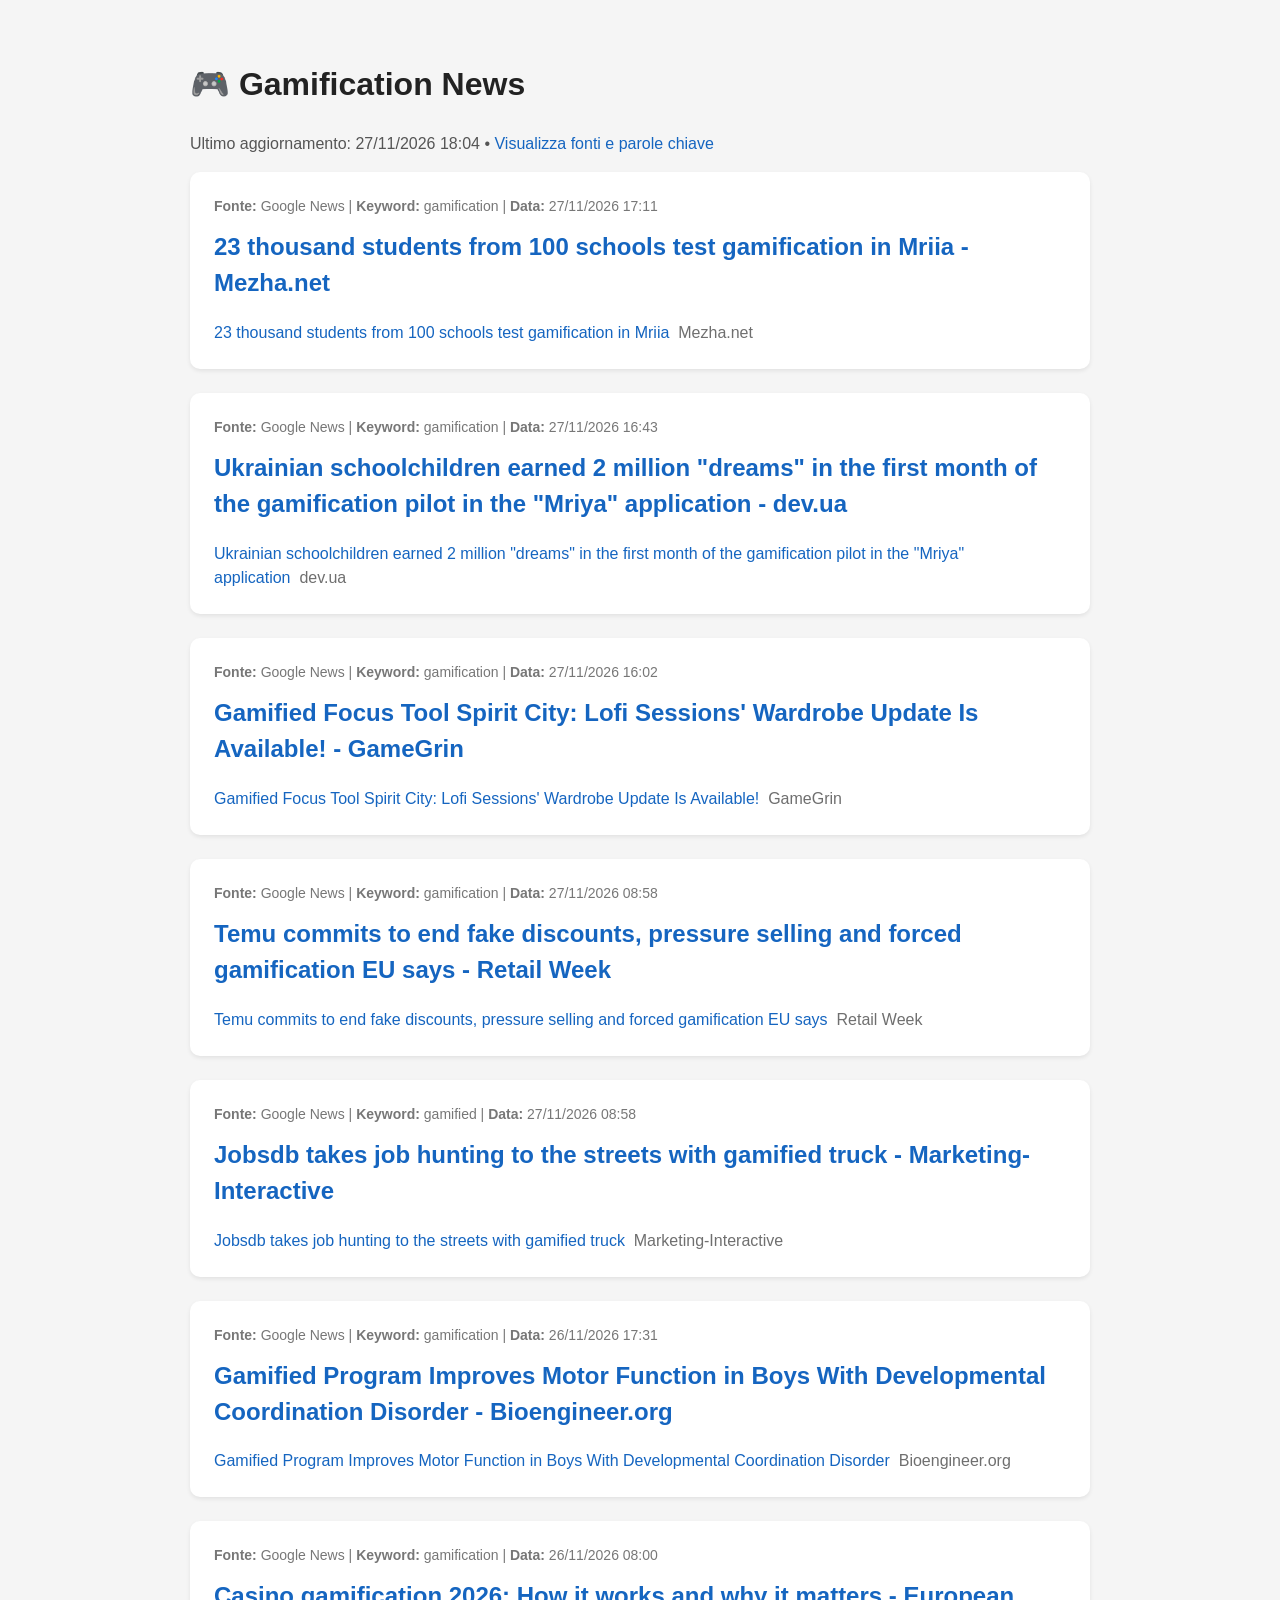
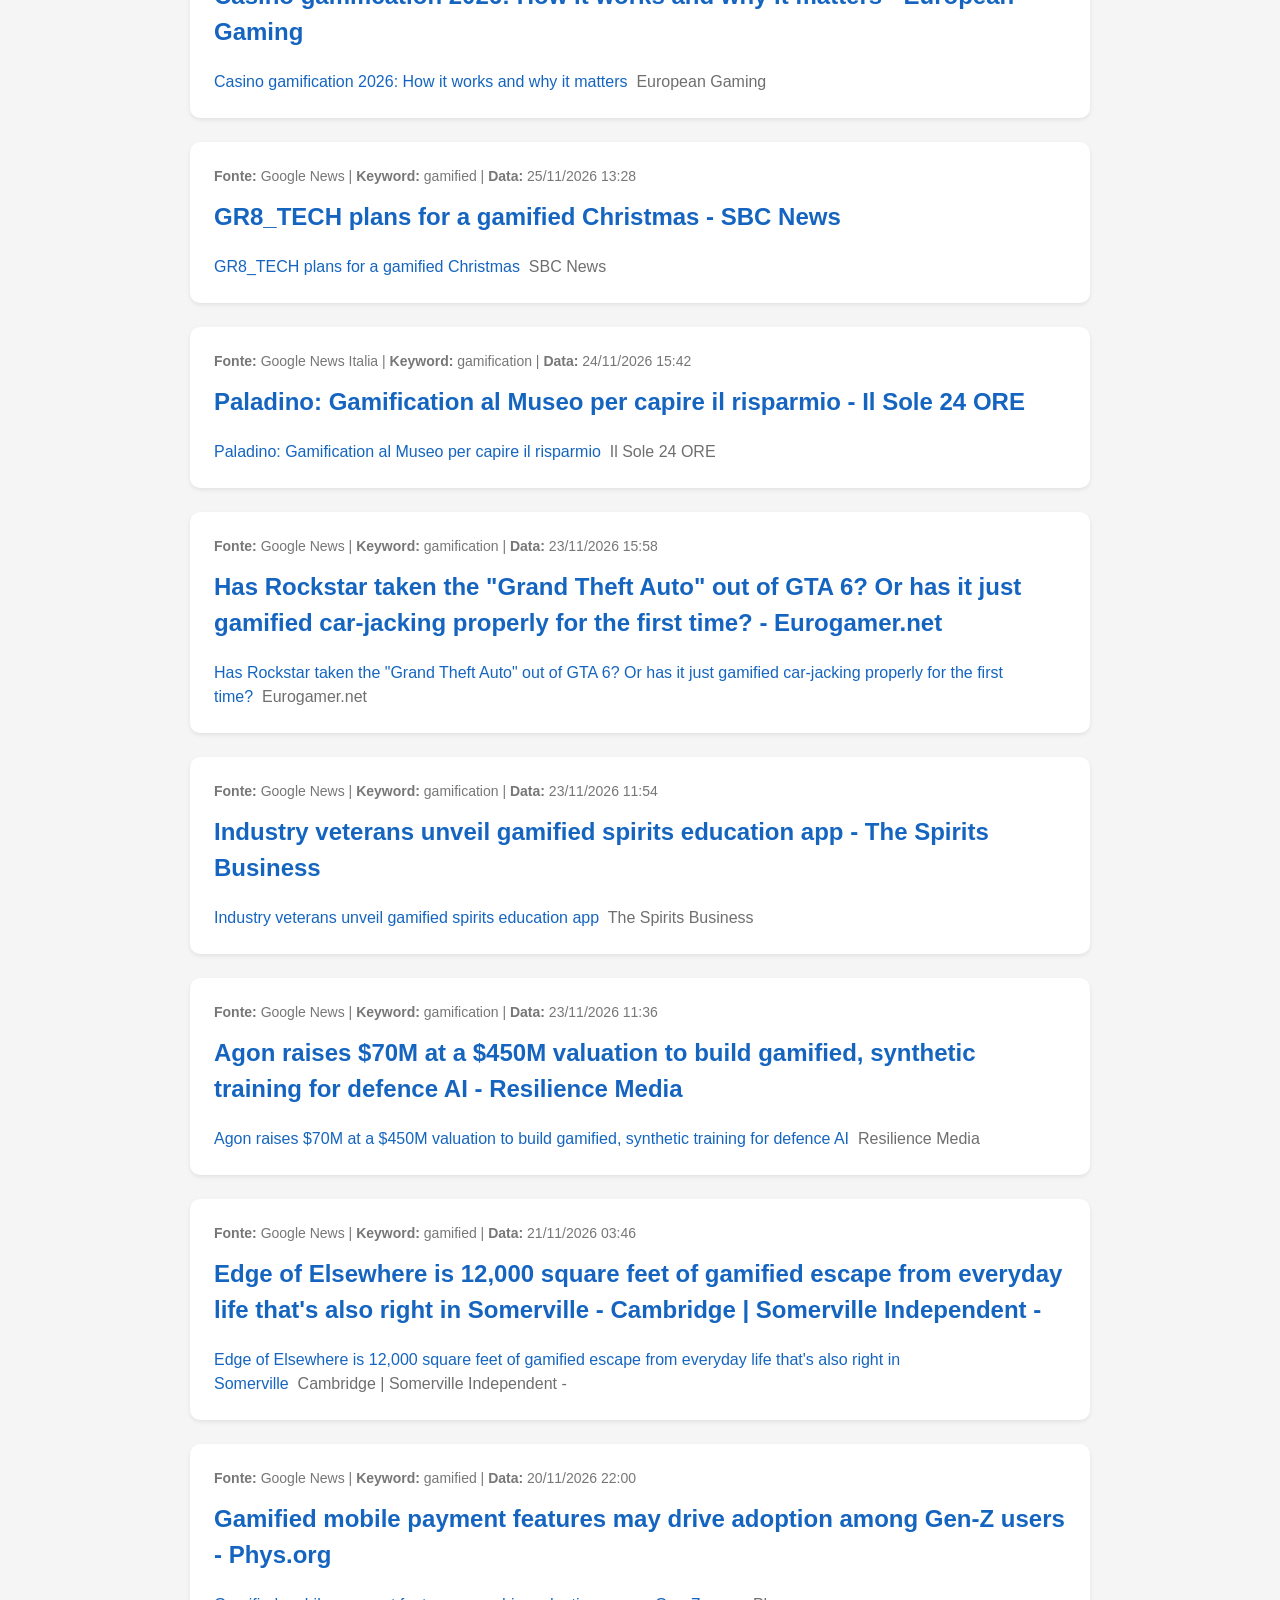
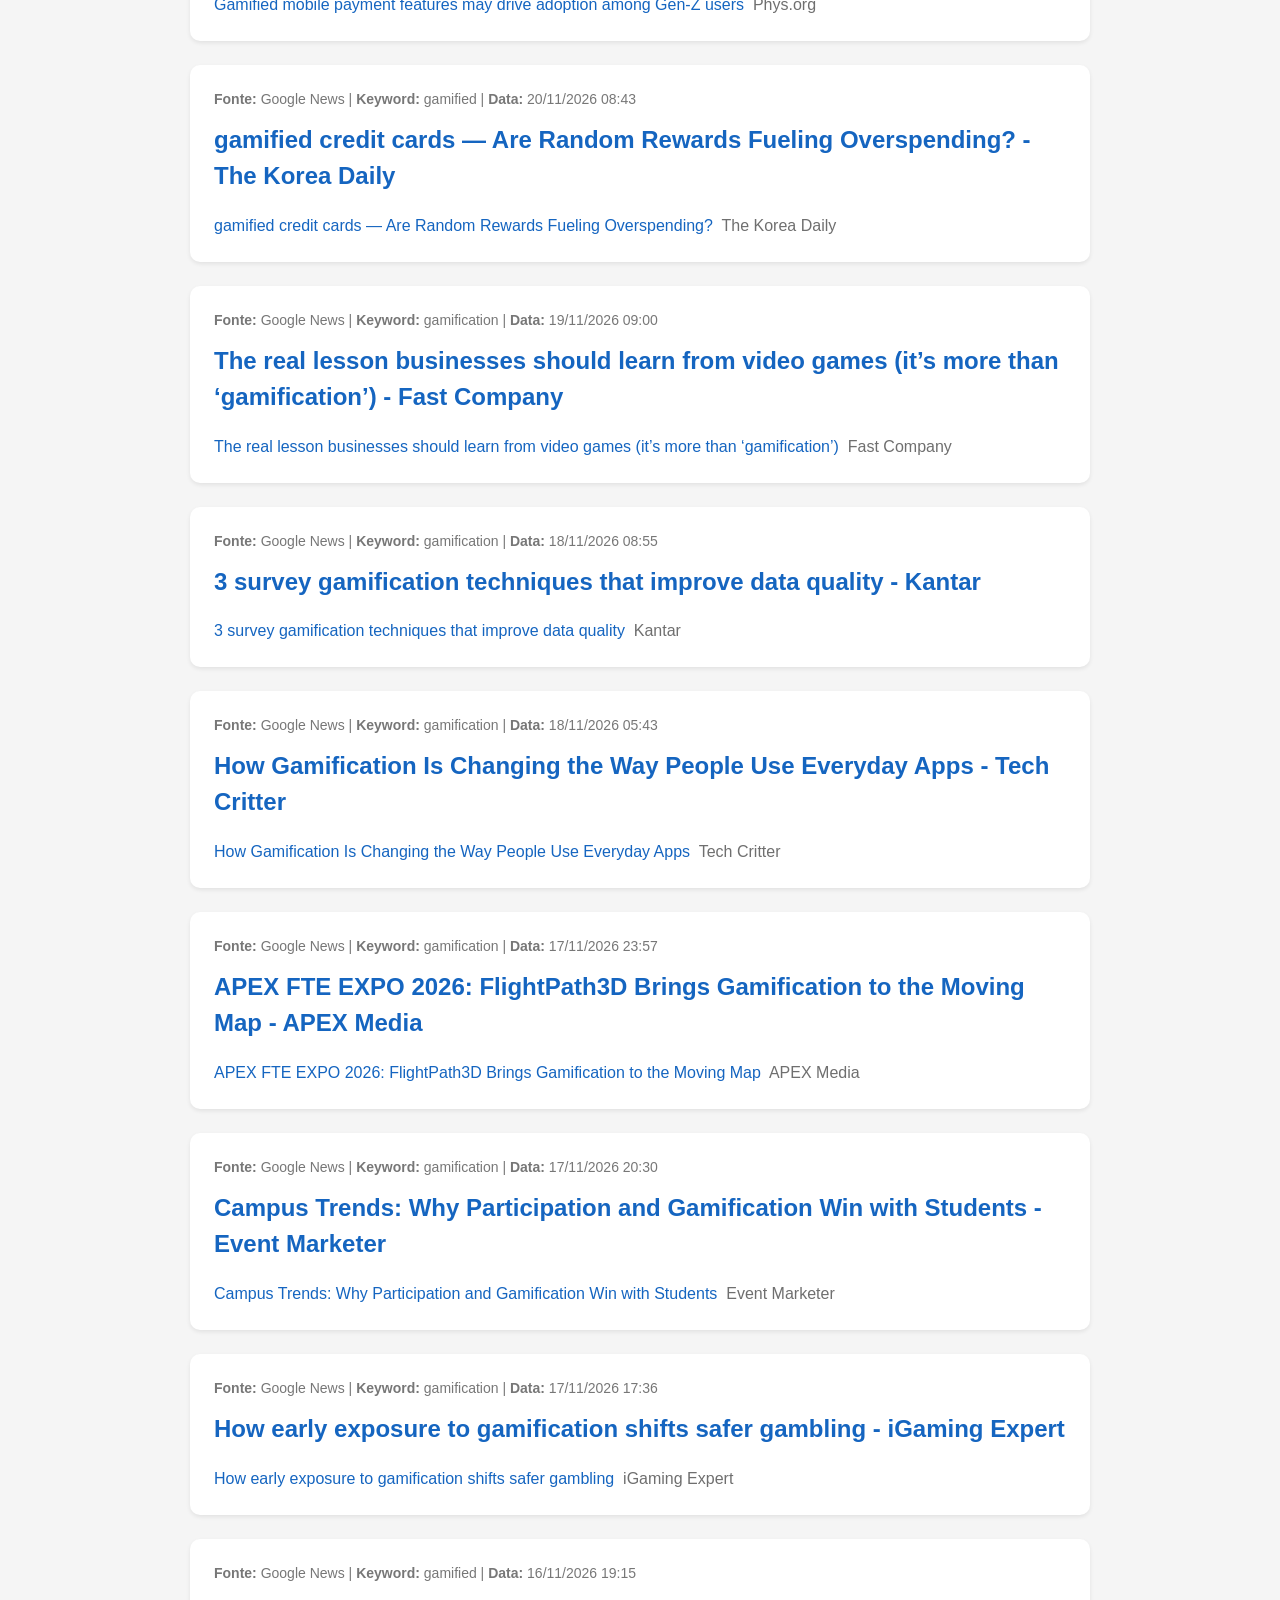
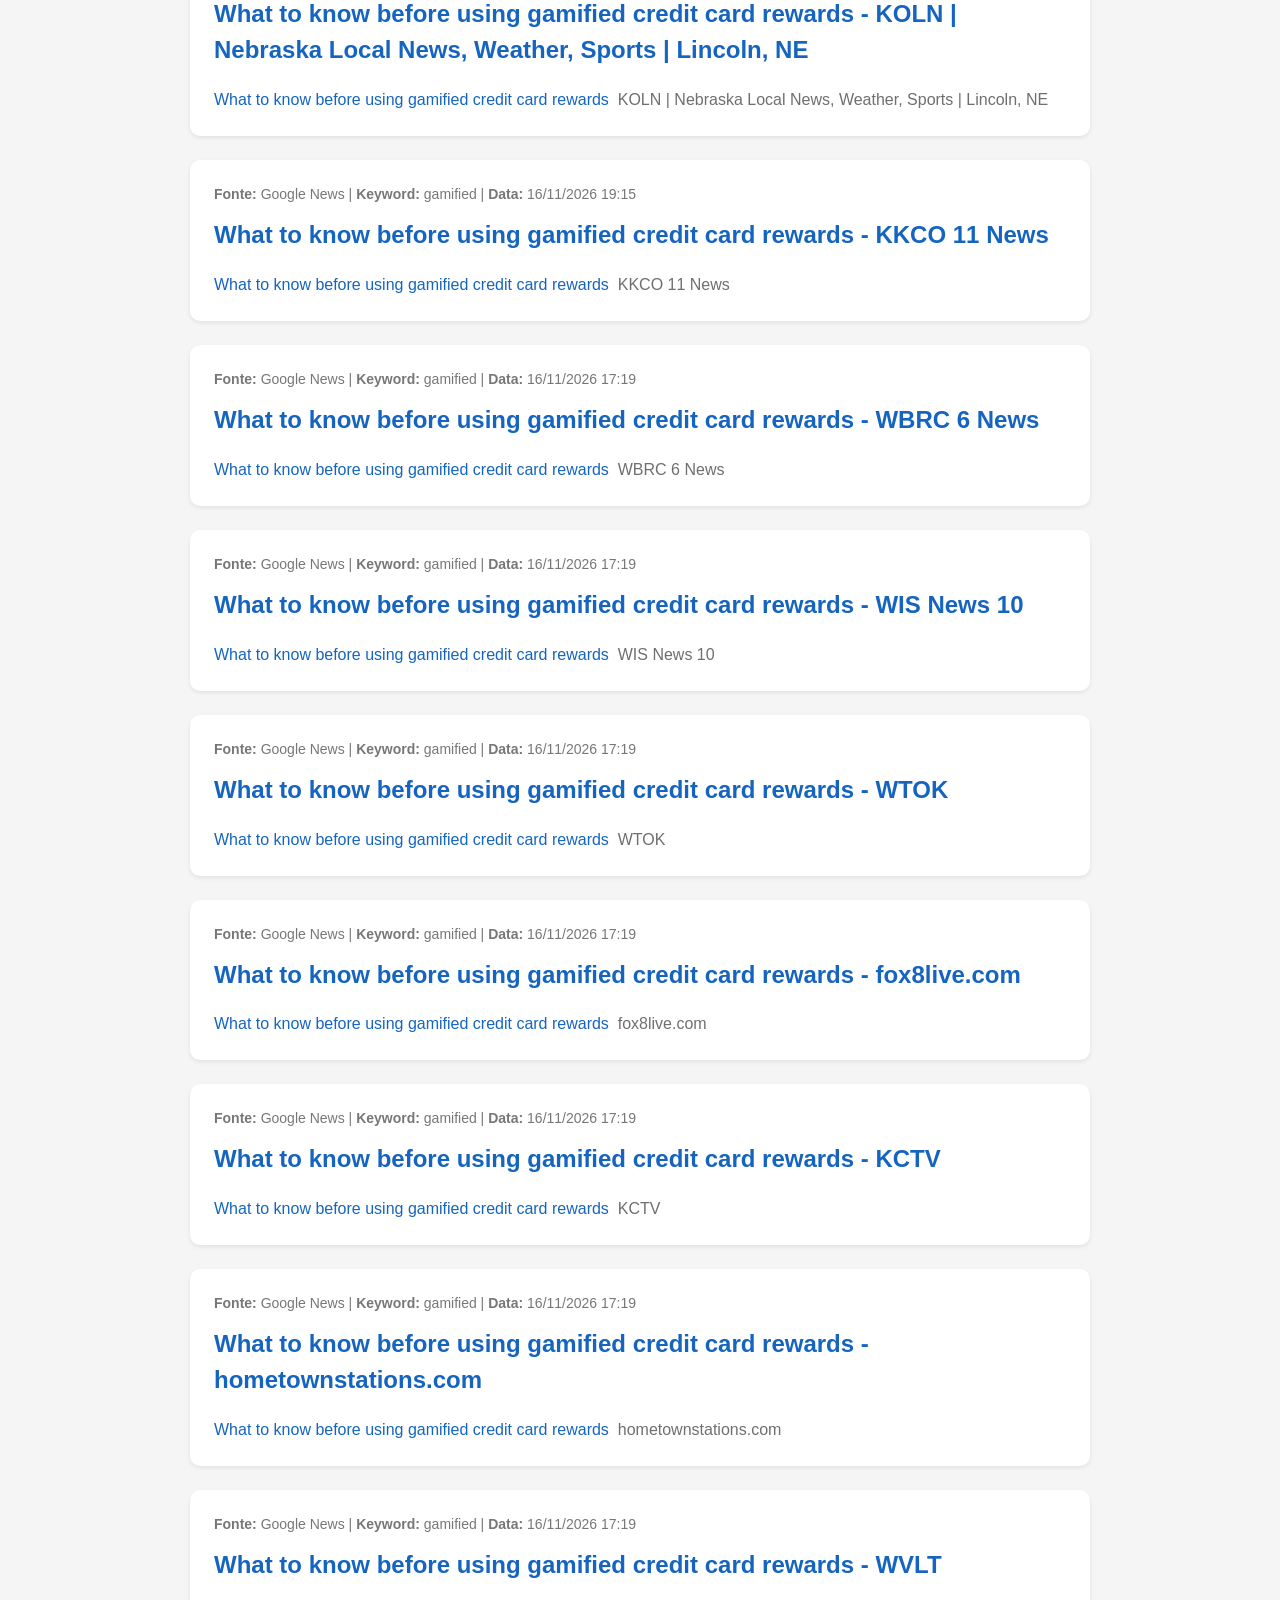
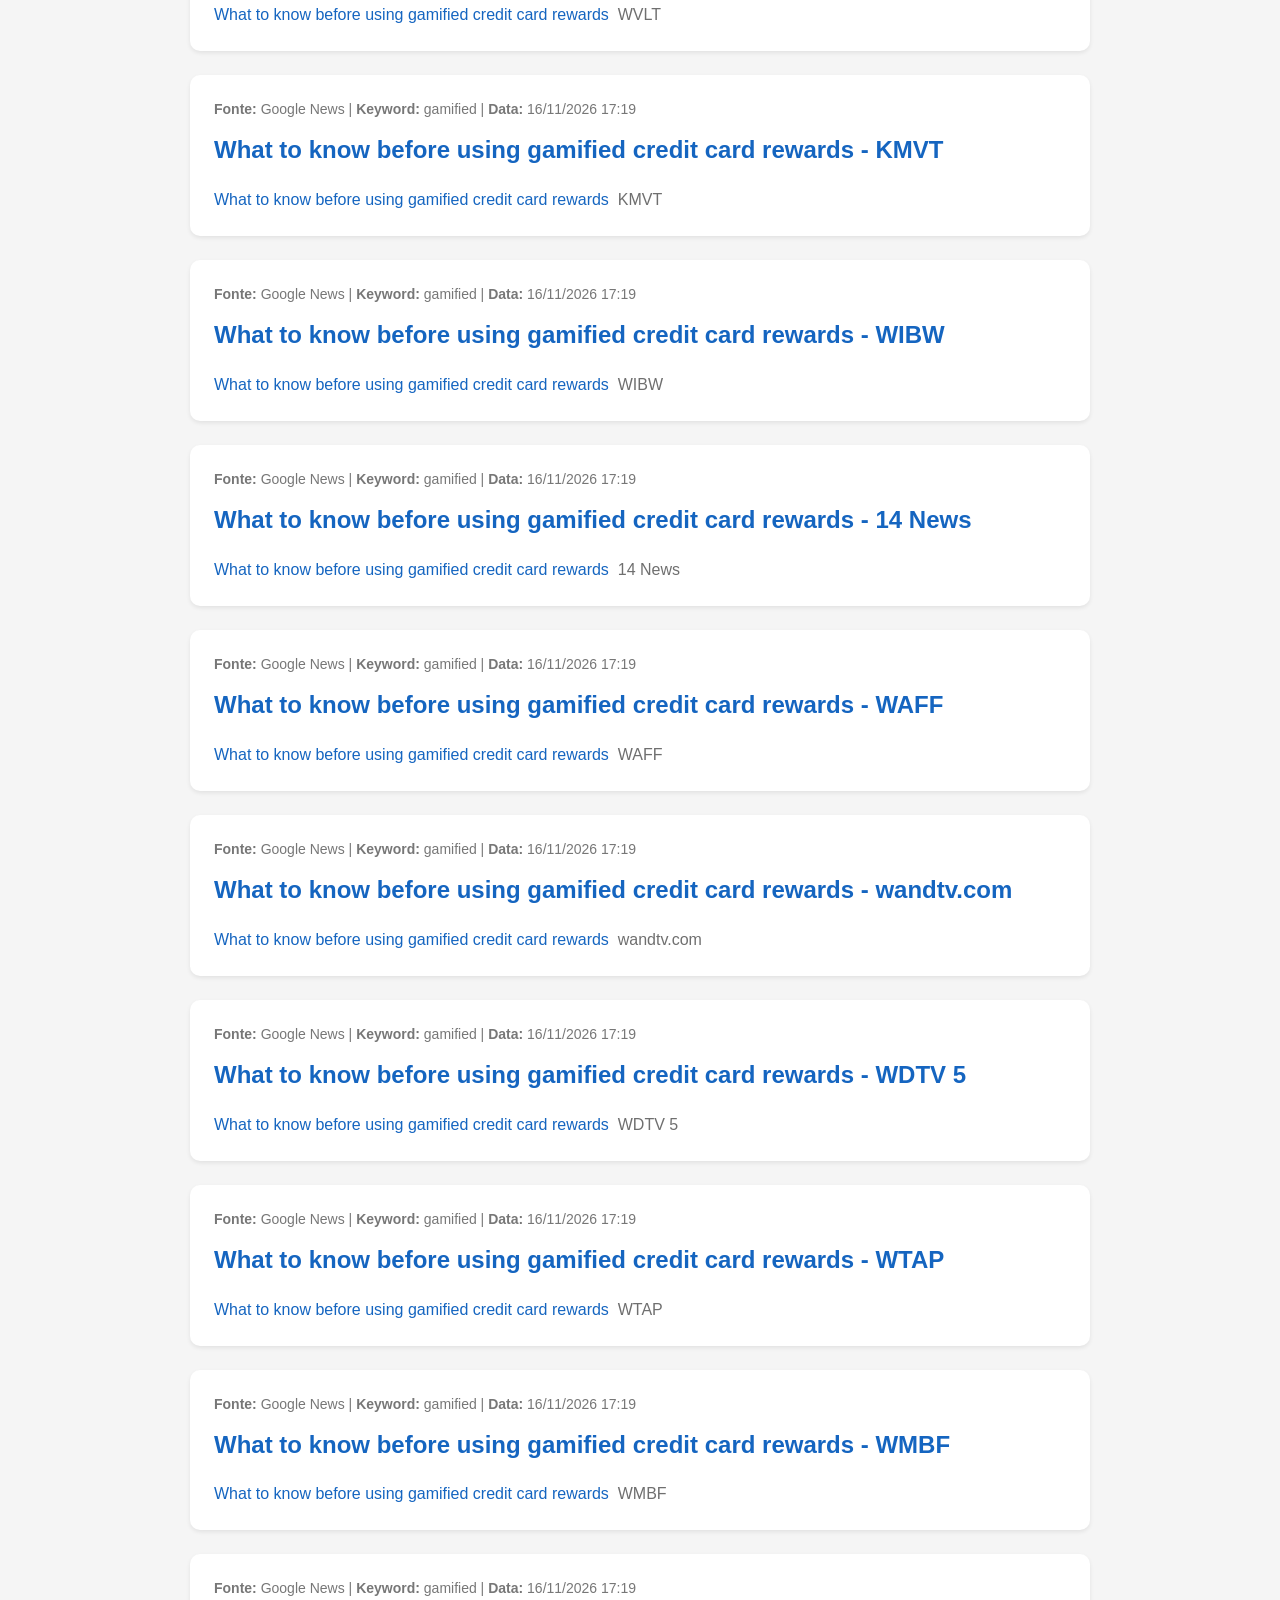
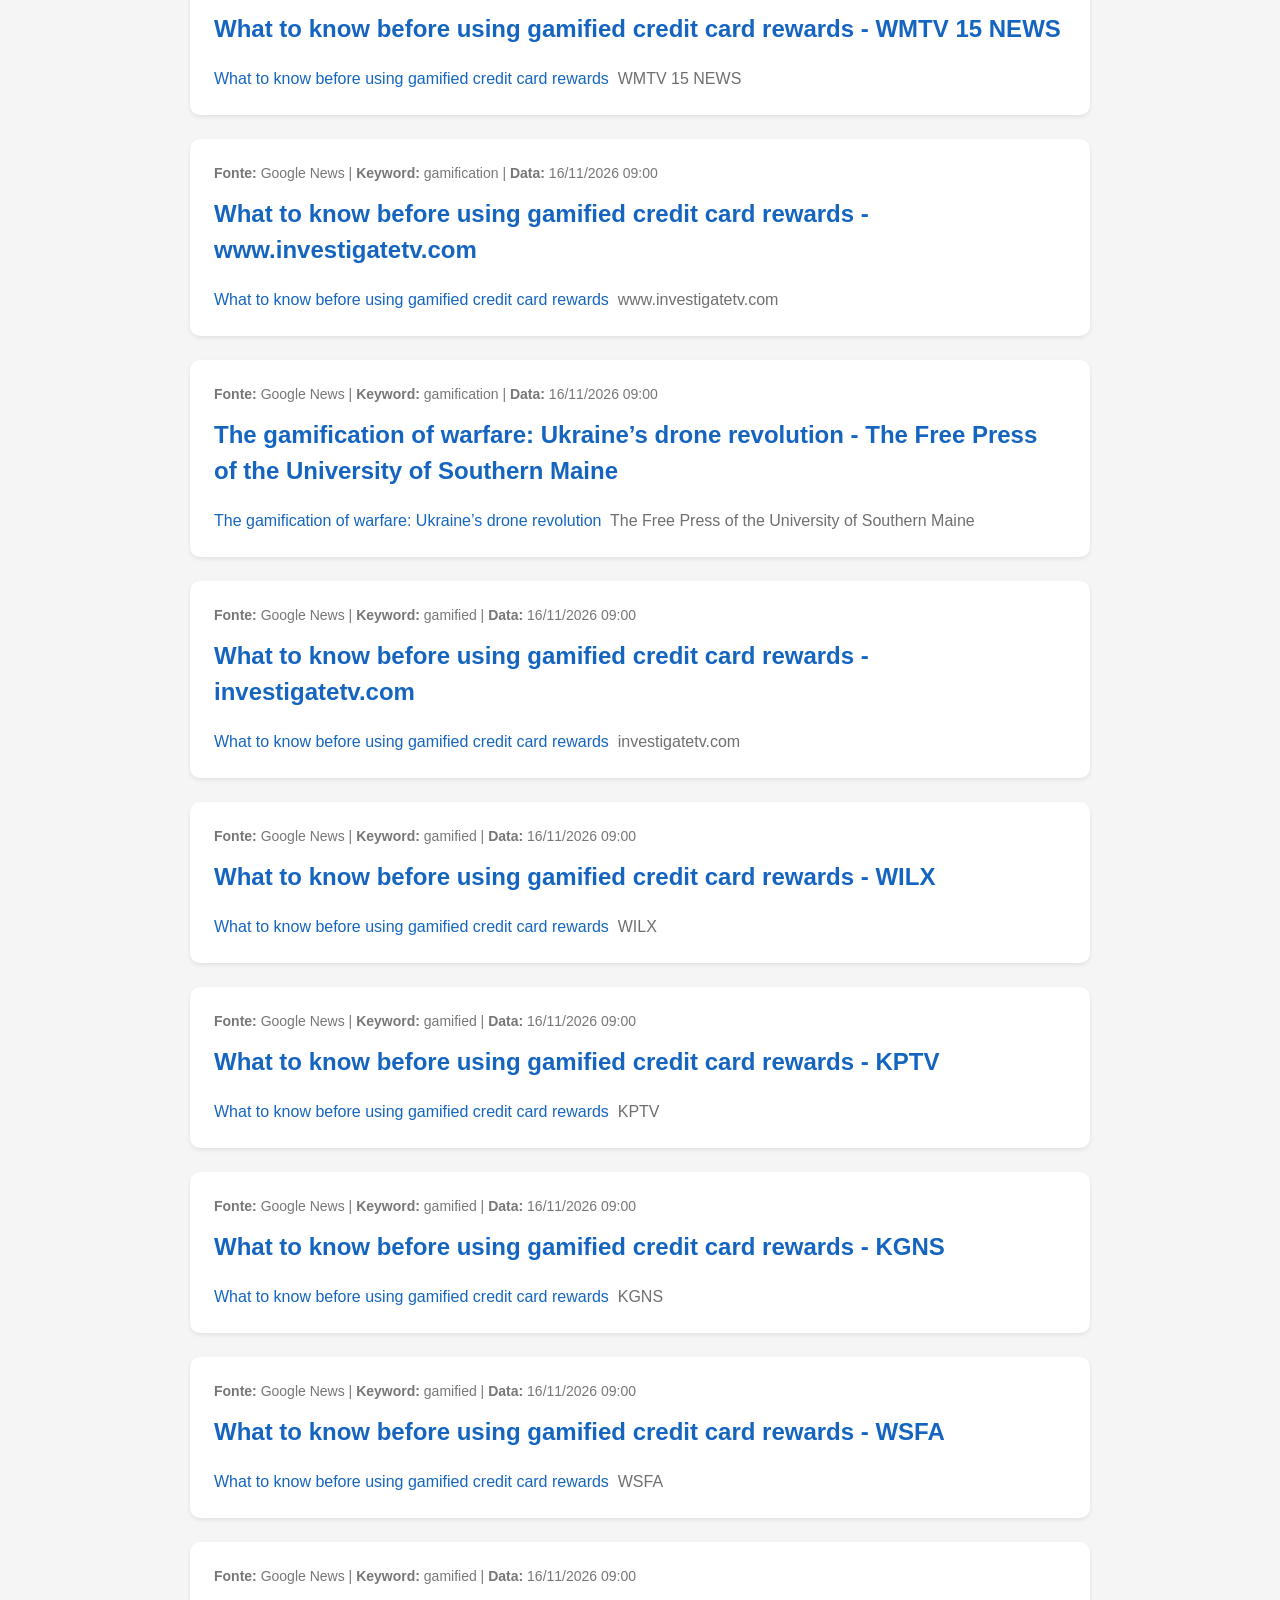
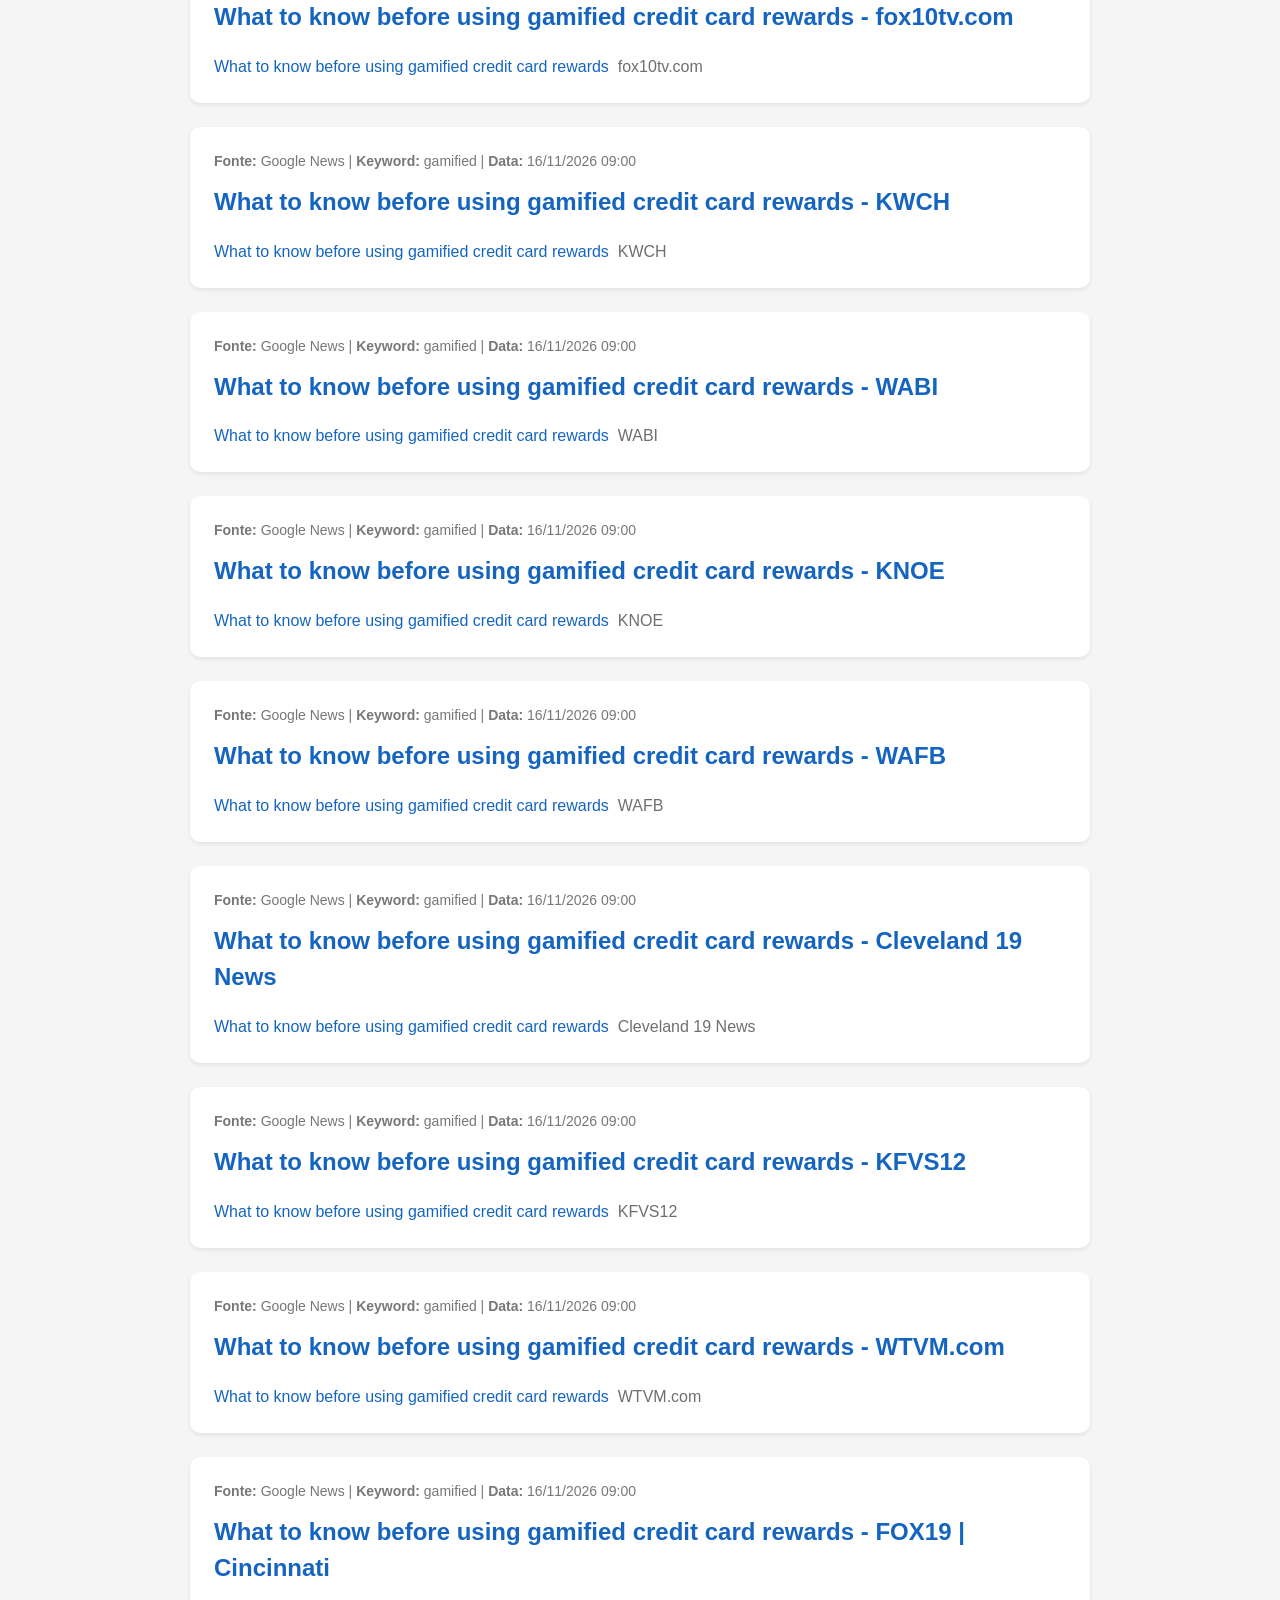
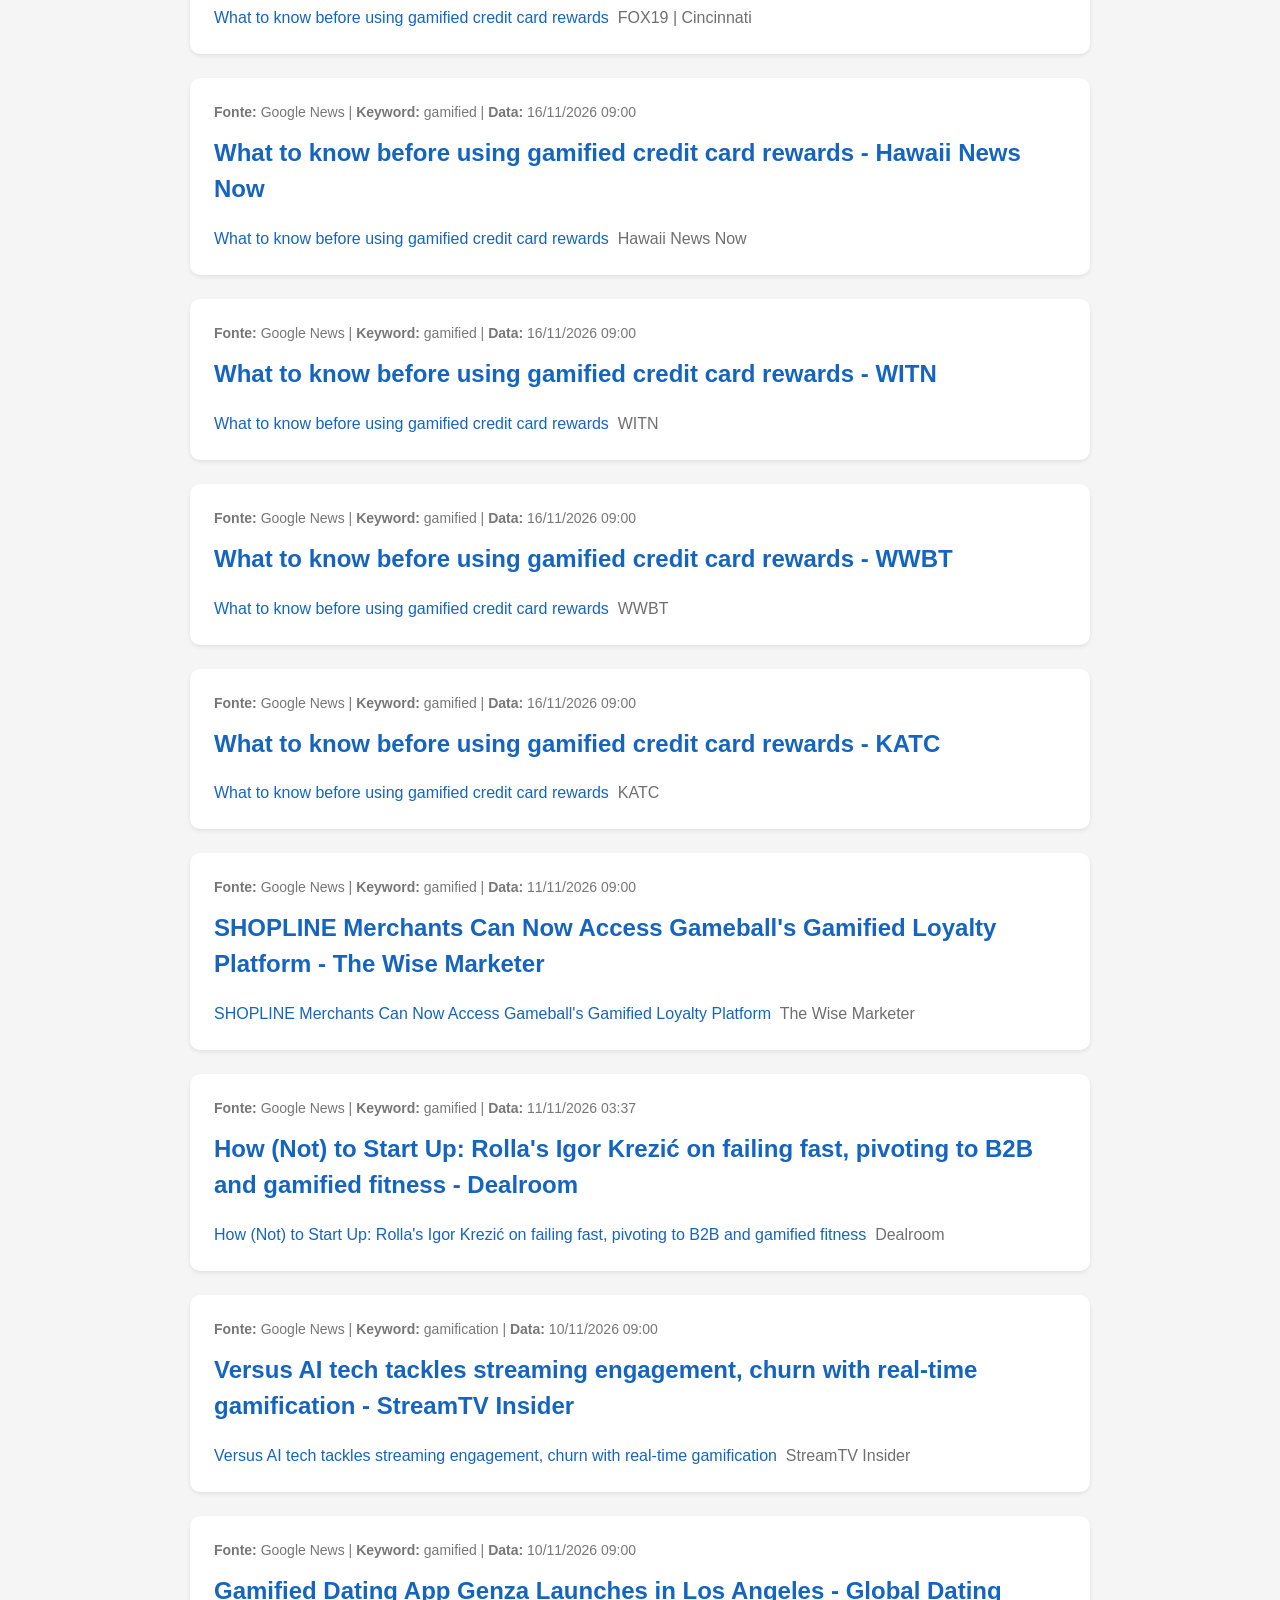
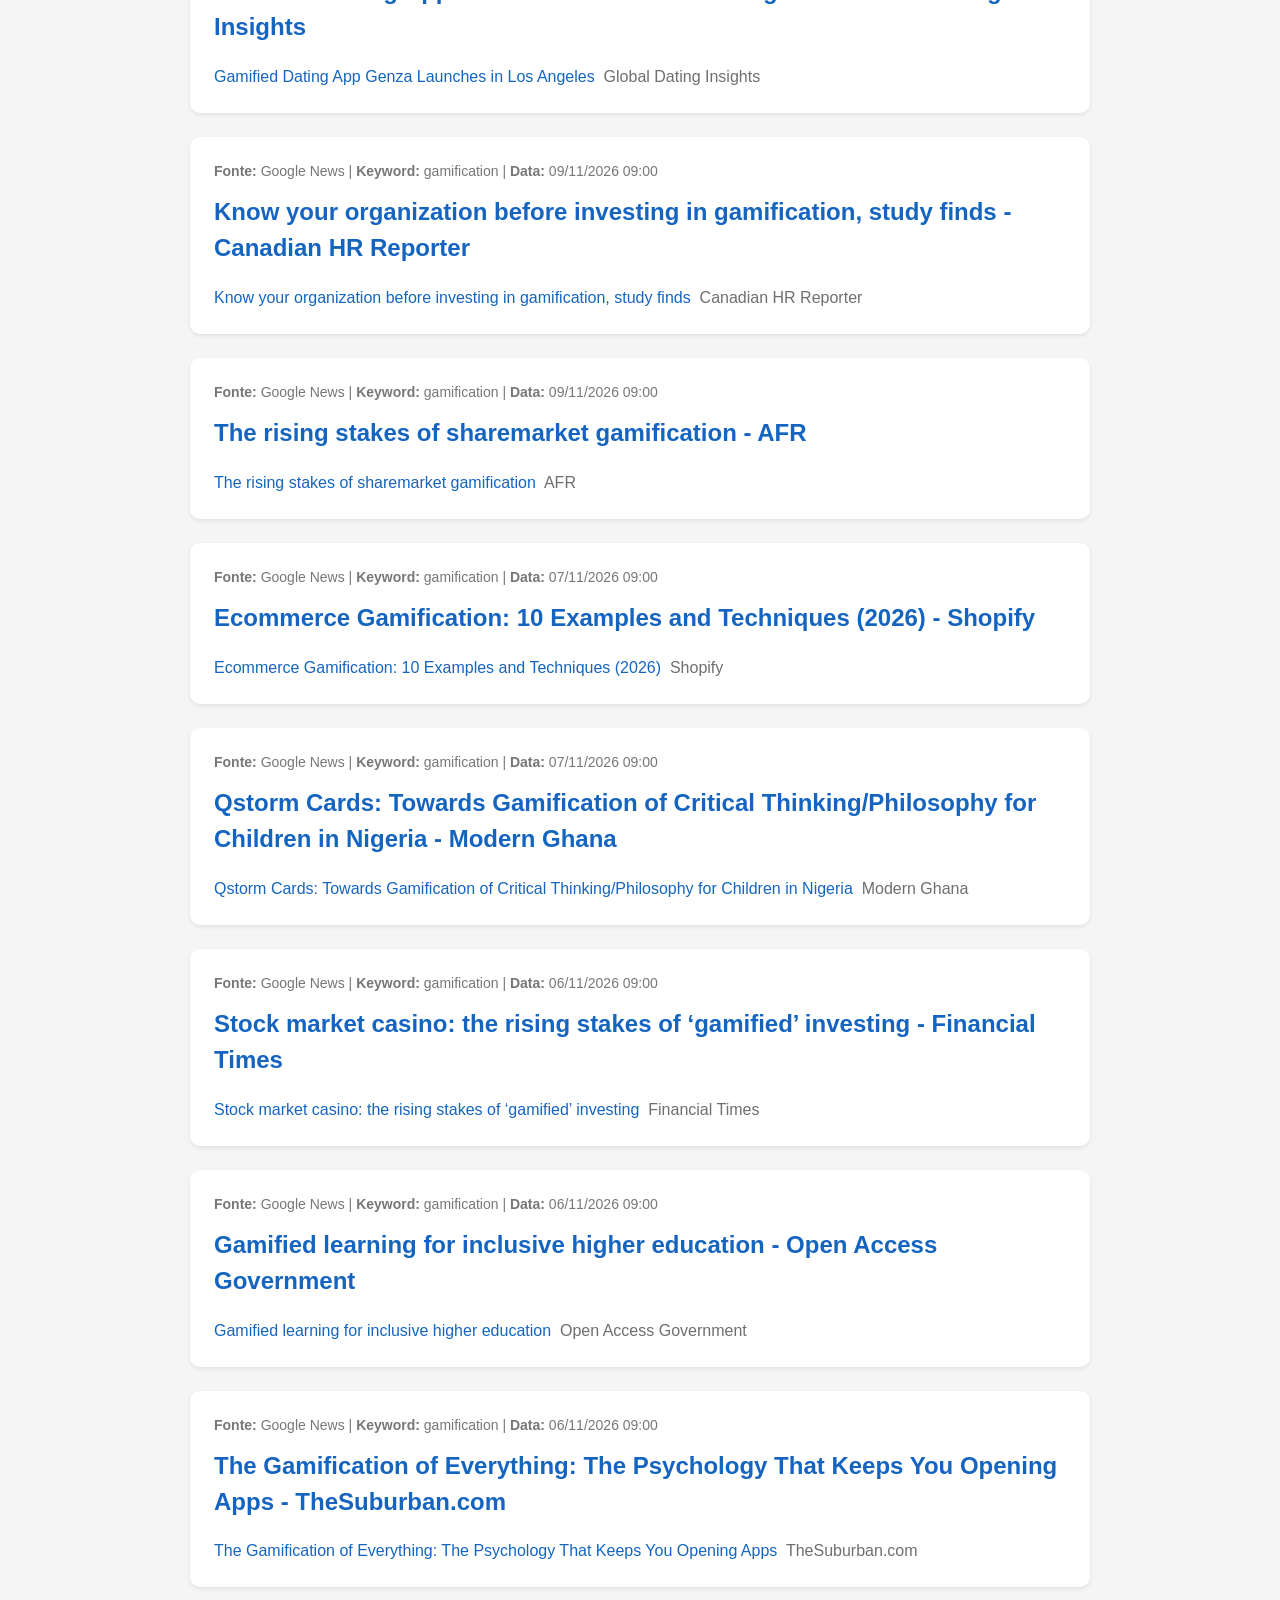
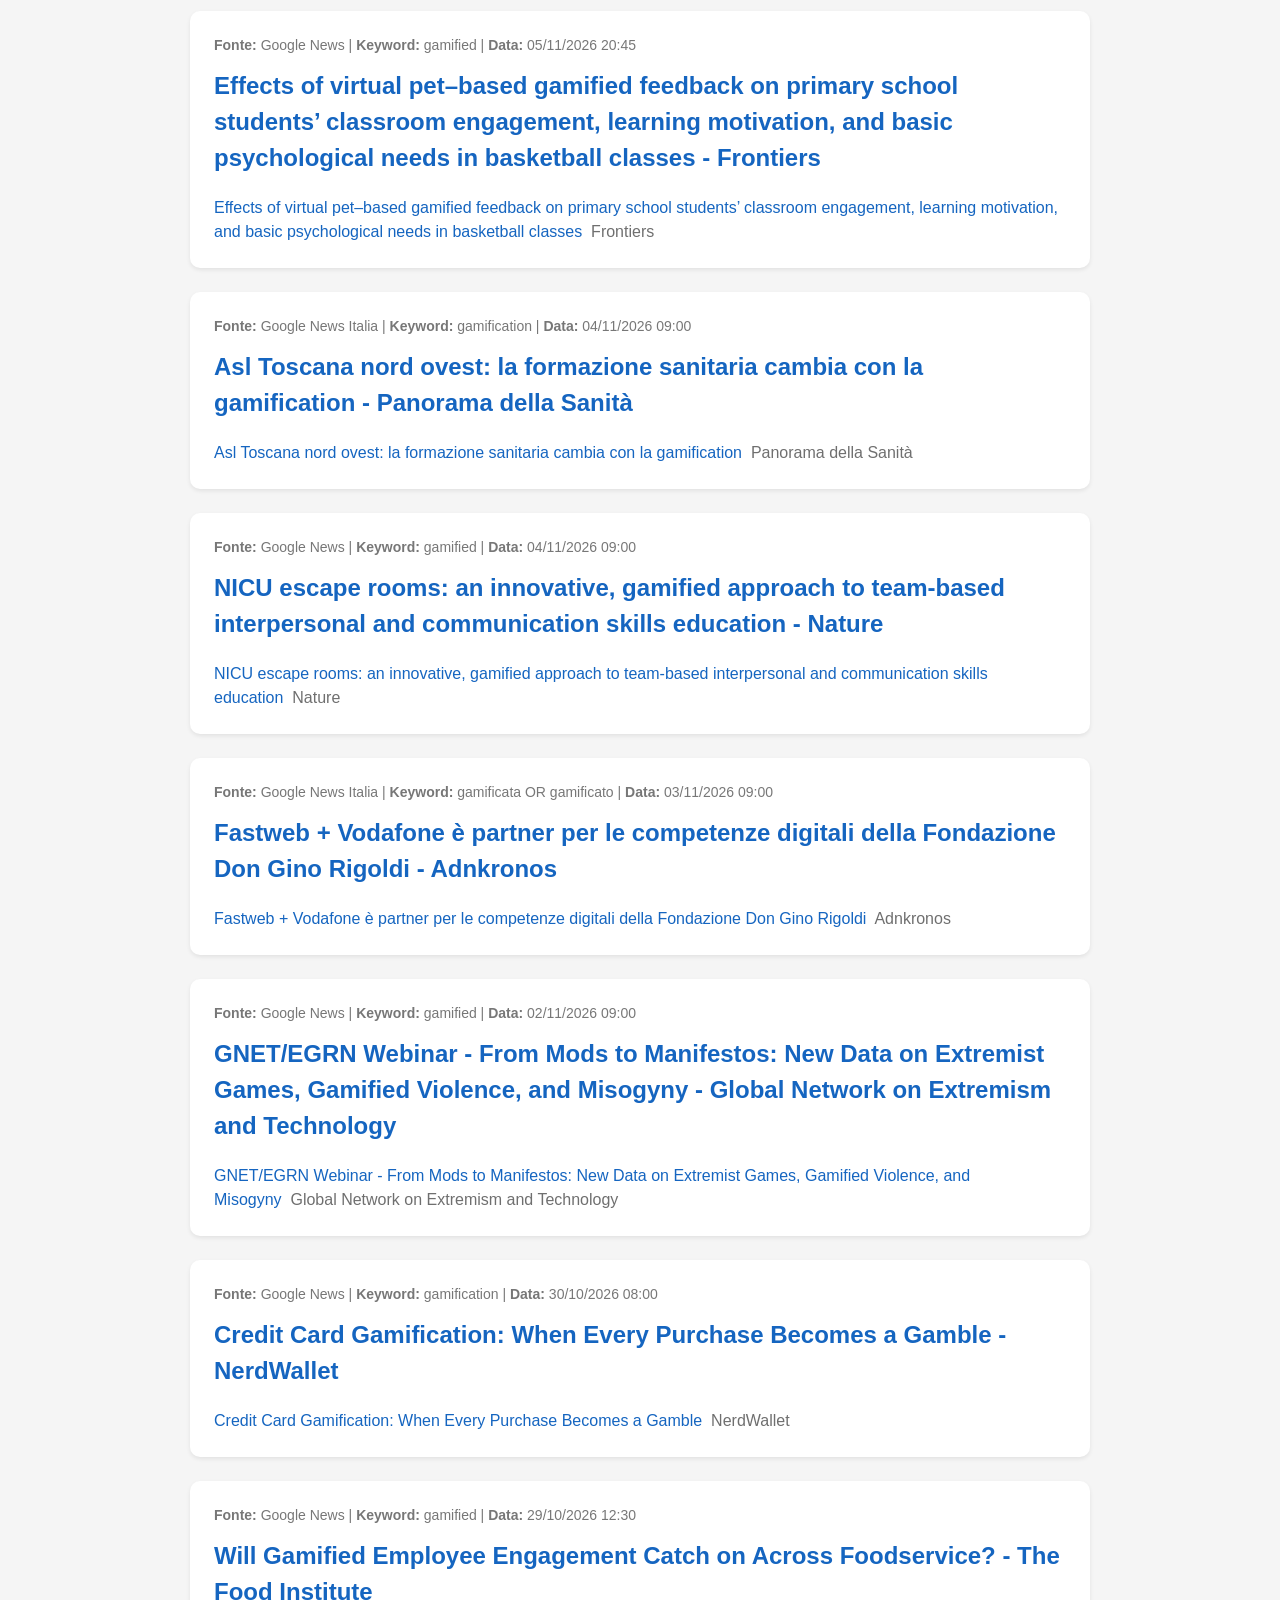
<file: docs/index.html>
<!DOCTYPE html>
<html lang="it">

<head>
    <meta charset="UTF-8">
    <meta name="viewport" content="width=device-width, initial-scale=1.0">
    <title>Gamification News</title>
    <link rel="icon" type="image/png" href="static/logo.png">
    <link rel="stylesheet" href="static/style.css">
</head>

<body>

    <h1>🎮 Gamification News</h1>
    <p>
        Ultimo aggiornamento: 27/11/2026 18:04
        <span>•</span> 
        <a href="sources.html">Visualizza fonti e parole chiave</a>
    </p>

    

    <div class="article">

        <div class="meta">
            <strong>Fonte:</strong> Google News |
            <strong>Keyword:</strong> gamification |
            <strong>Data:</strong> 27/11/2026 17:11
        </div>

        <h2>
            <a href="https://news.google.com/rss/articles/CBMihgFBVV95cUxOc3pCeDJxMS03Q1NneTN3NVlKTUFSX0IzSUNsbUlaNFVWb0NMWlVZN1FsTF9uNnhYOTRmNUZraG4weGh3eUZpdE11WFVNWHc4djRGalpUaURPMVVaci1KVWw1X1dPUHNEUUVacWJIS1RmYjZmUXpCR245bk5jNnRZU2tad0RlZw?oc=5" target="_blank">
                23 thousand students from 100 schools test gamification in Mriia - Mezha.net
            </a>
        </h2>

        <div class="summary">
            <a href="https://news.google.com/rss/articles/CBMihgFBVV95cUxOc3pCeDJxMS03Q1NneTN3NVlKTUFSX0IzSUNsbUlaNFVWb0NMWlVZN1FsTF9uNnhYOTRmNUZraG4weGh3eUZpdE11WFVNWHc4djRGalpUaURPMVVaci1KVWw1X1dPUHNEUUVacWJIS1RmYjZmUXpCR245bk5jNnRZU2tad0RlZw?oc=5" target="_blank">23 thousand students from 100 schools test gamification in Mriia</a>&nbsp;&nbsp;<font color="#6f6f6f">Mezha.net</font>
        </div>

    </div>

    

    <div class="article">

        <div class="meta">
            <strong>Fonte:</strong> Google News |
            <strong>Keyword:</strong> gamification |
            <strong>Data:</strong> 27/11/2026 16:43
        </div>

        <h2>
            <a href="https://news.google.com/rss/articles/CBMiigFBVV95cUxNRU01NlY5UVRKTkdJT3cwMzctYlljOWpPaC1EbjZEOU9aNkZwb1RPcmdSbGxYSTUybHh4MDdHOW96T1FKcjJkdmlJdU1BQWlGNzBxWjFsN2Roa29ibHJtNWRqSk5VR2VZU0luMGg4Y3ltaEpRWWV6cHo4YWZOdU8yMzl2dk1ob1c0Rnc?oc=5" target="_blank">
                Ukrainian schoolchildren earned 2 million &#34;dreams&#34; in the first month of the gamification pilot in the &#34;Mriya&#34; application - dev.ua
            </a>
        </h2>

        <div class="summary">
            <a href="https://news.google.com/rss/articles/CBMiigFBVV95cUxNRU01NlY5UVRKTkdJT3cwMzctYlljOWpPaC1EbjZEOU9aNkZwb1RPcmdSbGxYSTUybHh4MDdHOW96T1FKcjJkdmlJdU1BQWlGNzBxWjFsN2Roa29ibHJtNWRqSk5VR2VZU0luMGg4Y3ltaEpRWWV6cHo4YWZOdU8yMzl2dk1ob1c0Rnc?oc=5" target="_blank">Ukrainian schoolchildren earned 2 million "dreams" in the first month of the gamification pilot in the "Mriya" application</a>&nbsp;&nbsp;<font color="#6f6f6f">dev.ua</font>
        </div>

    </div>

    

    <div class="article">

        <div class="meta">
            <strong>Fonte:</strong> Google News |
            <strong>Keyword:</strong> gamification |
            <strong>Data:</strong> 27/11/2026 16:02
        </div>

        <h2>
            <a href="https://news.google.com/rss/articles/[base64]?oc=5" target="_blank">
                Gamified Focus Tool Spirit City: Lofi Sessions&#39; Wardrobe Update Is Available! - GameGrin
            </a>
        </h2>

        <div class="summary">
            <a href="https://news.google.com/rss/articles/[base64]?oc=5" target="_blank">Gamified Focus Tool Spirit City: Lofi Sessions' Wardrobe Update Is Available!</a>&nbsp;&nbsp;<font color="#6f6f6f">GameGrin</font>
        </div>

    </div>

    

    <div class="article">

        <div class="meta">
            <strong>Fonte:</strong> Google News |
            <strong>Keyword:</strong> gamification |
            <strong>Data:</strong> 27/11/2026 08:58
        </div>

        <h2>
            <a href="https://news.google.com/rss/articles/[base64]?oc=5" target="_blank">
                Temu commits to end fake discounts, pressure selling and forced gamification EU says - Retail Week
            </a>
        </h2>

        <div class="summary">
            <a href="https://news.google.com/rss/articles/[base64]?oc=5" target="_blank">Temu commits to end fake discounts, pressure selling and forced gamification EU says</a>&nbsp;&nbsp;<font color="#6f6f6f">Retail Week</font>
        </div>

    </div>

    

    <div class="article">

        <div class="meta">
            <strong>Fonte:</strong> Google News |
            <strong>Keyword:</strong> gamified |
            <strong>Data:</strong> 27/11/2026 08:58
        </div>

        <h2>
            <a href="https://news.google.com/rss/articles/[base64]?oc=5" target="_blank">
                Jobsdb takes job hunting to the streets with gamified truck - Marketing-Interactive
            </a>
        </h2>

        <div class="summary">
            <a href="https://news.google.com/rss/articles/[base64]?oc=5" target="_blank">Jobsdb takes job hunting to the streets with gamified truck</a>&nbsp;&nbsp;<font color="#6f6f6f">Marketing-Interactive</font>
        </div>

    </div>

    

    <div class="article">

        <div class="meta">
            <strong>Fonte:</strong> Google News |
            <strong>Keyword:</strong> gamification |
            <strong>Data:</strong> 26/11/2026 17:31
        </div>

        <h2>
            <a href="https://news.google.com/rss/articles/[base64]?oc=5" target="_blank">
                Gamified Program Improves Motor Function in Boys With Developmental Coordination Disorder - Bioengineer.org
            </a>
        </h2>

        <div class="summary">
            <a href="https://news.google.com/rss/articles/[base64]?oc=5" target="_blank">Gamified Program Improves Motor Function in Boys With Developmental Coordination Disorder</a>&nbsp;&nbsp;<font color="#6f6f6f">Bioengineer.org</font>
        </div>

    </div>

    

    <div class="article">

        <div class="meta">
            <strong>Fonte:</strong> Google News |
            <strong>Keyword:</strong> gamification |
            <strong>Data:</strong> 26/11/2026 08:00
        </div>

        <h2>
            <a href="https://news.google.com/rss/articles/CBMiY0FVX3lxTE9RcnJlVU00Yl84TEF6THpPZFRIZ0xzZkN4a0daR0wzWjBnVTdPMFFQZDV3NmpQc3pxMVptRnoxN2lucERuLW5jNWFCQnI0QjA0U2l2M0dwZkZObnRaWlF3MlJkQQ?oc=5" target="_blank">
                Casino gamification 2026: How it works and why it matters - European Gaming
            </a>
        </h2>

        <div class="summary">
            <a href="https://news.google.com/rss/articles/CBMiY0FVX3lxTE9RcnJlVU00Yl84TEF6THpPZFRIZ0xzZkN4a0daR0wzWjBnVTdPMFFQZDV3NmpQc3pxMVptRnoxN2lucERuLW5jNWFCQnI0QjA0U2l2M0dwZkZObnRaWlF3MlJkQQ?oc=5" target="_blank">Casino gamification 2026: How it works and why it matters</a>&nbsp;&nbsp;<font color="#6f6f6f">European Gaming</font>
        </div>

    </div>

    

    <div class="article">

        <div class="meta">
            <strong>Fonte:</strong> Google News |
            <strong>Keyword:</strong> gamified |
            <strong>Data:</strong> 25/11/2026 13:28
        </div>

        <h2>
            <a href="https://news.google.com/rss/articles/CBMicEFVX3lxTE0yb24wOWczT2hwdHlSVkI0UGVqVG9DVnlTVEF2ck5wT3l6dEZHN0ZEdTRwZy14T0R5bkxHSlFncDlXaTF4blJyTlgwbU9wUjlyRHFHOXVocTFvWFhjY1lSZzJ0eUtlNl9Ndm9oUXZWREU?oc=5" target="_blank">
                GR8_TECH plans for a gamified Christmas - SBC News
            </a>
        </h2>

        <div class="summary">
            <a href="https://news.google.com/rss/articles/CBMicEFVX3lxTE0yb24wOWczT2hwdHlSVkI0UGVqVG9DVnlTVEF2ck5wT3l6dEZHN0ZEdTRwZy14T0R5bkxHSlFncDlXaTF4blJyTlgwbU9wUjlyRHFHOXVocTFvWFhjY1lSZzJ0eUtlNl9Ndm9oUXZWREU?oc=5" target="_blank">GR8_TECH plans for a gamified Christmas</a>&nbsp;&nbsp;<font color="#6f6f6f">SBC News</font>
        </div>

    </div>

    

    <div class="article">

        <div class="meta">
            <strong>Fonte:</strong> Google News Italia |
            <strong>Keyword:</strong> gamification |
            <strong>Data:</strong> 24/11/2026 15:42
        </div>

        <h2>
            <a href="https://news.google.com/rss/articles/[base64]?oc=5" target="_blank">
                Paladino: Gamification al Museo per capire il risparmio - Il Sole 24 ORE
            </a>
        </h2>

        <div class="summary">
            <a href="https://news.google.com/rss/articles/[base64]?oc=5" target="_blank">Paladino: Gamification al Museo per capire il risparmio</a>&nbsp;&nbsp;<font color="#6f6f6f">Il Sole 24 ORE</font>
        </div>

    </div>

    

    <div class="article">

        <div class="meta">
            <strong>Fonte:</strong> Google News |
            <strong>Keyword:</strong> gamification |
            <strong>Data:</strong> 23/11/2026 15:58
        </div>

        <h2>
            <a href="https://news.google.com/rss/articles/CBMiX0FVX3lxTE5MbmxZLVFWSnFCeGNZamk5X2hieHY0WmVqRHFJempBejNnTXBuX3NnUUFUQUlxY1Utb1BjV3hOeTBZLWpkOWwxTnZqdVROcUR0ZUVLV3lZLVBadExOSk1J?oc=5" target="_blank">
                Has Rockstar taken the &#34;Grand Theft Auto&#34; out of GTA 6? Or has it just gamified car-jacking properly for the first time? - Eurogamer.net
            </a>
        </h2>

        <div class="summary">
            <a href="https://news.google.com/rss/articles/CBMiX0FVX3lxTE5MbmxZLVFWSnFCeGNZamk5X2hieHY0WmVqRHFJempBejNnTXBuX3NnUUFUQUlxY1Utb1BjV3hOeTBZLWpkOWwxTnZqdVROcUR0ZUVLV3lZLVBadExOSk1J?oc=5" target="_blank">Has Rockstar taken the "Grand Theft Auto" out of GTA 6? Or has it just gamified car-jacking properly for the first time?</a>&nbsp;&nbsp;<font color="#6f6f6f">Eurogamer.net</font>
        </div>

    </div>

    

    <div class="article">

        <div class="meta">
            <strong>Fonte:</strong> Google News |
            <strong>Keyword:</strong> gamification |
            <strong>Data:</strong> 23/11/2026 11:54
        </div>

        <h2>
            <a href="https://news.google.com/rss/articles/[base64]?oc=5" target="_blank">
                Industry veterans unveil gamified spirits education app - The Spirits Business
            </a>
        </h2>

        <div class="summary">
            <a href="https://news.google.com/rss/articles/[base64]?oc=5" target="_blank">Industry veterans unveil gamified spirits education app</a>&nbsp;&nbsp;<font color="#6f6f6f">The Spirits Business</font>
        </div>

    </div>

    

    <div class="article">

        <div class="meta">
            <strong>Fonte:</strong> Google News |
            <strong>Keyword:</strong> gamification |
            <strong>Data:</strong> 23/11/2026 11:36
        </div>

        <h2>
            <a href="https://news.google.com/rss/articles/[base64]?oc=5" target="_blank">
                Agon raises $70M at a $450M valuation to build gamified, synthetic training for defence AI - Resilience Media
            </a>
        </h2>

        <div class="summary">
            <a href="https://news.google.com/rss/articles/[base64]?oc=5" target="_blank">Agon raises $70M at a $450M valuation to build gamified, synthetic training for defence AI</a>&nbsp;&nbsp;<font color="#6f6f6f">Resilience Media</font>
        </div>

    </div>

    

    <div class="article">

        <div class="meta">
            <strong>Fonte:</strong> Google News |
            <strong>Keyword:</strong> gamified |
            <strong>Data:</strong> 21/11/2026 03:46
        </div>

        <h2>
            <a href="https://news.google.com/rss/articles/[base64]?oc=5" target="_blank">
                Edge of Elsewhere is 12,000 square feet of gamified escape from everyday life that&#39;s also right in Somerville - Cambridge | Somerville Independent -
            </a>
        </h2>

        <div class="summary">
            <a href="https://news.google.com/rss/articles/[base64]?oc=5" target="_blank">Edge of Elsewhere is 12,000 square feet of gamified escape from everyday life that's also right in Somerville</a>&nbsp;&nbsp;<font color="#6f6f6f">Cambridge | Somerville Independent -</font>
        </div>

    </div>

    

    <div class="article">

        <div class="meta">
            <strong>Fonte:</strong> Google News |
            <strong>Keyword:</strong> gamified |
            <strong>Data:</strong> 20/11/2026 22:00
        </div>

        <h2>
            <a href="https://news.google.com/rss/articles/CBMie0FVX3lxTFAxcC0zdkZjUlNMOTh1ZjVZRExIQzVydUwyVlY2MklUWXpLZ3NFeWxWTm9HalVNS09jbk5WRkxZZ2ZtMFVSbEtPMjdhS1VycWFOYlBndWthbS0taWM5bWNTY0RrOTBJMTZNYWc5SG5jdnV3Nk5CYnlWUlZSTQ?oc=5" target="_blank">
                Gamified mobile payment features may drive adoption among Gen-Z users - Phys.org
            </a>
        </h2>

        <div class="summary">
            <a href="https://news.google.com/rss/articles/CBMie0FVX3lxTFAxcC0zdkZjUlNMOTh1ZjVZRExIQzVydUwyVlY2MklUWXpLZ3NFeWxWTm9HalVNS09jbk5WRkxZZ2ZtMFVSbEtPMjdhS1VycWFOYlBndWthbS0taWM5bWNTY0RrOTBJMTZNYWc5SG5jdnV3Nk5CYnlWUlZSTQ?oc=5" target="_blank">Gamified mobile payment features may drive adoption among Gen-Z users</a>&nbsp;&nbsp;<font color="#6f6f6f">Phys.org</font>
        </div>

    </div>

    

    <div class="article">

        <div class="meta">
            <strong>Fonte:</strong> Google News |
            <strong>Keyword:</strong> gamified |
            <strong>Data:</strong> 20/11/2026 08:43
        </div>

        <h2>
            <a href="https://news.google.com/rss/articles/CBMicEFVX3lxTFA4MGZKODczUlpiYm9VVVFHUUYwQlB1V01wdFFkWS1EdW93U0NlbWV1aE9hQjhYV1U2b3RGZzFjSURfQXpISjN3TGIybEdqVTVCbHNfLW5EV2lmTExsaC1Gcmtsb01yQnNjNzlHTzBZTUE?oc=5" target="_blank">
                gamified credit cards — Are Random Rewards Fueling Overspending? - The Korea Daily
            </a>
        </h2>

        <div class="summary">
            <a href="https://news.google.com/rss/articles/CBMicEFVX3lxTFA4MGZKODczUlpiYm9VVVFHUUYwQlB1V01wdFFkWS1EdW93U0NlbWV1aE9hQjhYV1U2b3RGZzFjSURfQXpISjN3TGIybEdqVTVCbHNfLW5EV2lmTExsaC1Gcmtsb01yQnNjNzlHTzBZTUE?oc=5" target="_blank">gamified credit cards — Are Random Rewards Fueling Overspending?</a>&nbsp;&nbsp;<font color="#6f6f6f">The Korea Daily</font>
        </div>

    </div>

    

    <div class="article">

        <div class="meta">
            <strong>Fonte:</strong> Google News |
            <strong>Keyword:</strong> gamification |
            <strong>Data:</strong> 19/11/2026 09:00
        </div>

        <h2>
            <a href="https://news.google.com/rss/articles/[base64]?oc=5" target="_blank">
                The real lesson businesses should learn from video games (it’s more than ‘gamification’) - Fast Company
            </a>
        </h2>

        <div class="summary">
            <a href="https://news.google.com/rss/articles/[base64]?oc=5" target="_blank">The real lesson businesses should learn from video games (it’s more than ‘gamification’)</a>&nbsp;&nbsp;<font color="#6f6f6f">Fast Company</font>
        </div>

    </div>

    

    <div class="article">

        <div class="meta">
            <strong>Fonte:</strong> Google News |
            <strong>Keyword:</strong> gamification |
            <strong>Data:</strong> 18/11/2026 08:55
        </div>

        <h2>
            <a href="https://news.google.com/rss/articles/[base64]?oc=5" target="_blank">
                3 survey gamification techniques that improve data quality - Kantar
            </a>
        </h2>

        <div class="summary">
            <a href="https://news.google.com/rss/articles/[base64]?oc=5" target="_blank">3 survey gamification techniques that improve data quality</a>&nbsp;&nbsp;<font color="#6f6f6f">Kantar</font>
        </div>

    </div>

    

    <div class="article">

        <div class="meta">
            <strong>Fonte:</strong> Google News |
            <strong>Keyword:</strong> gamification |
            <strong>Data:</strong> 18/11/2026 05:43
        </div>

        <h2>
            <a href="https://news.google.com/rss/articles/[base64]?oc=5" target="_blank">
                How Gamification Is Changing the Way People Use Everyday Apps - Tech Critter
            </a>
        </h2>

        <div class="summary">
            <a href="https://news.google.com/rss/articles/[base64]?oc=5" target="_blank">How Gamification Is Changing the Way People Use Everyday Apps</a>&nbsp;&nbsp;<font color="#6f6f6f">Tech Critter</font>
        </div>

    </div>

    

    <div class="article">

        <div class="meta">
            <strong>Fonte:</strong> Google News |
            <strong>Keyword:</strong> gamification |
            <strong>Data:</strong> 17/11/2026 23:57
        </div>

        <h2>
            <a href="https://news.google.com/rss/articles/[base64]?oc=5" target="_blank">
                APEX FTE EXPO 2026: FlightPath3D Brings Gamification to the Moving Map - APEX Media
            </a>
        </h2>

        <div class="summary">
            <a href="https://news.google.com/rss/articles/[base64]?oc=5" target="_blank">APEX FTE EXPO 2026: FlightPath3D Brings Gamification to the Moving Map</a>&nbsp;&nbsp;<font color="#6f6f6f">APEX Media</font>
        </div>

    </div>

    

    <div class="article">

        <div class="meta">
            <strong>Fonte:</strong> Google News |
            <strong>Keyword:</strong> gamification |
            <strong>Data:</strong> 17/11/2026 20:30
        </div>

        <h2>
            <a href="https://news.google.com/rss/articles/CBMihgFBVV95cUxPVWhDU1hEQmc5WmEtamZ3Slc0cThtZnBCZkVacjFIZEI2MjRTdnhxdFJHOFBVNjJKeG92QlREaVkxeUx3RVh2ZXRjdjRheEpITUlqY3VqbUh2YlE1UW5ibk0wSV91eFVoQUJrdXBlUUxQTmowTzA3Q193NjJrWHQ4TnJ5alR3UQ?oc=5" target="_blank">
                Campus Trends: Why Participation and Gamification Win with Students - Event Marketer
            </a>
        </h2>

        <div class="summary">
            <a href="https://news.google.com/rss/articles/CBMihgFBVV95cUxPVWhDU1hEQmc5WmEtamZ3Slc0cThtZnBCZkVacjFIZEI2MjRTdnhxdFJHOFBVNjJKeG92QlREaVkxeUx3RVh2ZXRjdjRheEpITUlqY3VqbUh2YlE1UW5ibk0wSV91eFVoQUJrdXBlUUxQTmowTzA3Q193NjJrWHQ4TnJ5alR3UQ?oc=5" target="_blank">Campus Trends: Why Participation and Gamification Win with Students</a>&nbsp;&nbsp;<font color="#6f6f6f">Event Marketer</font>
        </div>

    </div>

    

    <div class="article">

        <div class="meta">
            <strong>Fonte:</strong> Google News |
            <strong>Keyword:</strong> gamification |
            <strong>Data:</strong> 17/11/2026 17:36
        </div>

        <h2>
            <a href="https://news.google.com/rss/articles/[base64]?oc=5" target="_blank">
                How early exposure to gamification shifts safer gambling - iGaming Expert
            </a>
        </h2>

        <div class="summary">
            <a href="https://news.google.com/rss/articles/[base64]?oc=5" target="_blank">How early exposure to gamification shifts safer gambling</a>&nbsp;&nbsp;<font color="#6f6f6f">iGaming Expert</font>
        </div>

    </div>

    

    <div class="article">

        <div class="meta">
            <strong>Fonte:</strong> Google News |
            <strong>Keyword:</strong> gamified |
            <strong>Data:</strong> 16/11/2026 19:15
        </div>

        <h2>
            <a href="https://news.google.com/rss/articles/CBMikAFBVV95cUxQMlZvUjhsb1Z1WTI1enI1NWMtYlc2MDlxSkc2S2JjQnc5c0ZpWFlUU1FhZjhpTE1hWjZYTm9LeXgtRFVHWW5zbmFZSk8xdEp4cGNhb0J4RmZSVDlUQk5XZDQ0TVVMQ0xZdWd2UGZhdHROX1FRRnJJcjkyNmtvelc1ZWNLUWFQWklneHhGSnAxNno?oc=5" target="_blank">
                What to know before using gamified credit card rewards - KOLN | Nebraska Local News, Weather, Sports | Lincoln, NE
            </a>
        </h2>

        <div class="summary">
            <a href="https://news.google.com/rss/articles/CBMikAFBVV95cUxQMlZvUjhsb1Z1WTI1enI1NWMtYlc2MDlxSkc2S2JjQnc5c0ZpWFlUU1FhZjhpTE1hWjZYTm9LeXgtRFVHWW5zbmFZSk8xdEp4cGNhb0J4RmZSVDlUQk5XZDQ0TVVMQ0xZdWd2UGZhdHROX1FRRnJJcjkyNmtvelc1ZWNLUWFQWklneHhGSnAxNno?oc=5" target="_blank">What to know before using gamified credit card rewards</a>&nbsp;&nbsp;<font color="#6f6f6f">KOLN | Nebraska Local News, Weather, Sports | Lincoln, NE</font>
        </div>

    </div>

    

    <div class="article">

        <div class="meta">
            <strong>Fonte:</strong> Google News |
            <strong>Keyword:</strong> gamified |
            <strong>Data:</strong> 16/11/2026 19:15
        </div>

        <h2>
            <a href="https://news.google.com/rss/articles/[base64]?oc=5" target="_blank">
                What to know before using gamified credit card rewards - KKCO 11 News
            </a>
        </h2>

        <div class="summary">
            <a href="https://news.google.com/rss/articles/[base64]?oc=5" target="_blank">What to know before using gamified credit card rewards</a>&nbsp;&nbsp;<font color="#6f6f6f">KKCO 11 News</font>
        </div>

    </div>

    

    <div class="article">

        <div class="meta">
            <strong>Fonte:</strong> Google News |
            <strong>Keyword:</strong> gamified |
            <strong>Data:</strong> 16/11/2026 17:19
        </div>

        <h2>
            <a href="https://news.google.com/rss/articles/[base64]?oc=5" target="_blank">
                What to know before using gamified credit card rewards - WBRC 6 News
            </a>
        </h2>

        <div class="summary">
            <a href="https://news.google.com/rss/articles/[base64]?oc=5" target="_blank">What to know before using gamified credit card rewards</a>&nbsp;&nbsp;<font color="#6f6f6f">WBRC 6 News</font>
        </div>

    </div>

    

    <div class="article">

        <div class="meta">
            <strong>Fonte:</strong> Google News |
            <strong>Keyword:</strong> gamified |
            <strong>Data:</strong> 16/11/2026 17:19
        </div>

        <h2>
            <a href="https://news.google.com/rss/articles/[base64]?oc=5" target="_blank">
                What to know before using gamified credit card rewards - WIS News 10
            </a>
        </h2>

        <div class="summary">
            <a href="https://news.google.com/rss/articles/[base64]?oc=5" target="_blank">What to know before using gamified credit card rewards</a>&nbsp;&nbsp;<font color="#6f6f6f">WIS News 10</font>
        </div>

    </div>

    

    <div class="article">

        <div class="meta">
            <strong>Fonte:</strong> Google News |
            <strong>Keyword:</strong> gamified |
            <strong>Data:</strong> 16/11/2026 17:19
        </div>

        <h2>
            <a href="https://news.google.com/rss/articles/[base64]?oc=5" target="_blank">
                What to know before using gamified credit card rewards - WTOK
            </a>
        </h2>

        <div class="summary">
            <a href="https://news.google.com/rss/articles/[base64]?oc=5" target="_blank">What to know before using gamified credit card rewards</a>&nbsp;&nbsp;<font color="#6f6f6f">WTOK</font>
        </div>

    </div>

    

    <div class="article">

        <div class="meta">
            <strong>Fonte:</strong> Google News |
            <strong>Keyword:</strong> gamified |
            <strong>Data:</strong> 16/11/2026 17:19
        </div>

        <h2>
            <a href="https://news.google.com/rss/articles/[base64]?oc=5" target="_blank">
                What to know before using gamified credit card rewards - fox8live.com
            </a>
        </h2>

        <div class="summary">
            <a href="https://news.google.com/rss/articles/[base64]?oc=5" target="_blank">What to know before using gamified credit card rewards</a>&nbsp;&nbsp;<font color="#6f6f6f">fox8live.com</font>
        </div>

    </div>

    

    <div class="article">

        <div class="meta">
            <strong>Fonte:</strong> Google News |
            <strong>Keyword:</strong> gamified |
            <strong>Data:</strong> 16/11/2026 17:19
        </div>

        <h2>
            <a href="https://news.google.com/rss/articles/[base64]?oc=5" target="_blank">
                What to know before using gamified credit card rewards - KCTV
            </a>
        </h2>

        <div class="summary">
            <a href="https://news.google.com/rss/articles/[base64]?oc=5" target="_blank">What to know before using gamified credit card rewards</a>&nbsp;&nbsp;<font color="#6f6f6f">KCTV</font>
        </div>

    </div>

    

    <div class="article">

        <div class="meta">
            <strong>Fonte:</strong> Google News |
            <strong>Keyword:</strong> gamified |
            <strong>Data:</strong> 16/11/2026 17:19
        </div>

        <h2>
            <a href="https://news.google.com/rss/articles/[base64]?oc=5" target="_blank">
                What to know before using gamified credit card rewards - hometownstations.com
            </a>
        </h2>

        <div class="summary">
            <a href="https://news.google.com/rss/articles/[base64]?oc=5" target="_blank">What to know before using gamified credit card rewards</a>&nbsp;&nbsp;<font color="#6f6f6f">hometownstations.com</font>
        </div>

    </div>

    

    <div class="article">

        <div class="meta">
            <strong>Fonte:</strong> Google News |
            <strong>Keyword:</strong> gamified |
            <strong>Data:</strong> 16/11/2026 17:19
        </div>

        <h2>
            <a href="https://news.google.com/rss/articles/[base64]?oc=5" target="_blank">
                What to know before using gamified credit card rewards - WVLT
            </a>
        </h2>

        <div class="summary">
            <a href="https://news.google.com/rss/articles/[base64]?oc=5" target="_blank">What to know before using gamified credit card rewards</a>&nbsp;&nbsp;<font color="#6f6f6f">WVLT</font>
        </div>

    </div>

    

    <div class="article">

        <div class="meta">
            <strong>Fonte:</strong> Google News |
            <strong>Keyword:</strong> gamified |
            <strong>Data:</strong> 16/11/2026 17:19
        </div>

        <h2>
            <a href="https://news.google.com/rss/articles/[base64]?oc=5" target="_blank">
                What to know before using gamified credit card rewards - KMVT
            </a>
        </h2>

        <div class="summary">
            <a href="https://news.google.com/rss/articles/[base64]?oc=5" target="_blank">What to know before using gamified credit card rewards</a>&nbsp;&nbsp;<font color="#6f6f6f">KMVT</font>
        </div>

    </div>

    

    <div class="article">

        <div class="meta">
            <strong>Fonte:</strong> Google News |
            <strong>Keyword:</strong> gamified |
            <strong>Data:</strong> 16/11/2026 17:19
        </div>

        <h2>
            <a href="https://news.google.com/rss/articles/[base64]?oc=5" target="_blank">
                What to know before using gamified credit card rewards - WIBW
            </a>
        </h2>

        <div class="summary">
            <a href="https://news.google.com/rss/articles/[base64]?oc=5" target="_blank">What to know before using gamified credit card rewards</a>&nbsp;&nbsp;<font color="#6f6f6f">WIBW</font>
        </div>

    </div>

    

    <div class="article">

        <div class="meta">
            <strong>Fonte:</strong> Google News |
            <strong>Keyword:</strong> gamified |
            <strong>Data:</strong> 16/11/2026 17:19
        </div>

        <h2>
            <a href="https://news.google.com/rss/articles/[base64]?oc=5" target="_blank">
                What to know before using gamified credit card rewards - 14 News
            </a>
        </h2>

        <div class="summary">
            <a href="https://news.google.com/rss/articles/[base64]?oc=5" target="_blank">What to know before using gamified credit card rewards</a>&nbsp;&nbsp;<font color="#6f6f6f">14 News</font>
        </div>

    </div>

    

    <div class="article">

        <div class="meta">
            <strong>Fonte:</strong> Google News |
            <strong>Keyword:</strong> gamified |
            <strong>Data:</strong> 16/11/2026 17:19
        </div>

        <h2>
            <a href="https://news.google.com/rss/articles/[base64]?oc=5" target="_blank">
                What to know before using gamified credit card rewards - WAFF
            </a>
        </h2>

        <div class="summary">
            <a href="https://news.google.com/rss/articles/[base64]?oc=5" target="_blank">What to know before using gamified credit card rewards</a>&nbsp;&nbsp;<font color="#6f6f6f">WAFF</font>
        </div>

    </div>

    

    <div class="article">

        <div class="meta">
            <strong>Fonte:</strong> Google News |
            <strong>Keyword:</strong> gamified |
            <strong>Data:</strong> 16/11/2026 17:19
        </div>

        <h2>
            <a href="https://news.google.com/rss/articles/[base64]?oc=5" target="_blank">
                What to know before using gamified credit card rewards - wandtv.com
            </a>
        </h2>

        <div class="summary">
            <a href="https://news.google.com/rss/articles/[base64]?oc=5" target="_blank">What to know before using gamified credit card rewards</a>&nbsp;&nbsp;<font color="#6f6f6f">wandtv.com</font>
        </div>

    </div>

    

    <div class="article">

        <div class="meta">
            <strong>Fonte:</strong> Google News |
            <strong>Keyword:</strong> gamified |
            <strong>Data:</strong> 16/11/2026 17:19
        </div>

        <h2>
            <a href="https://news.google.com/rss/articles/[base64]?oc=5" target="_blank">
                What to know before using gamified credit card rewards - WDTV 5
            </a>
        </h2>

        <div class="summary">
            <a href="https://news.google.com/rss/articles/[base64]?oc=5" target="_blank">What to know before using gamified credit card rewards</a>&nbsp;&nbsp;<font color="#6f6f6f">WDTV 5</font>
        </div>

    </div>

    

    <div class="article">

        <div class="meta">
            <strong>Fonte:</strong> Google News |
            <strong>Keyword:</strong> gamified |
            <strong>Data:</strong> 16/11/2026 17:19
        </div>

        <h2>
            <a href="https://news.google.com/rss/articles/[base64]?oc=5" target="_blank">
                What to know before using gamified credit card rewards - WTAP
            </a>
        </h2>

        <div class="summary">
            <a href="https://news.google.com/rss/articles/[base64]?oc=5" target="_blank">What to know before using gamified credit card rewards</a>&nbsp;&nbsp;<font color="#6f6f6f">WTAP</font>
        </div>

    </div>

    

    <div class="article">

        <div class="meta">
            <strong>Fonte:</strong> Google News |
            <strong>Keyword:</strong> gamified |
            <strong>Data:</strong> 16/11/2026 17:19
        </div>

        <h2>
            <a href="https://news.google.com/rss/articles/[base64]?oc=5" target="_blank">
                What to know before using gamified credit card rewards - WMBF
            </a>
        </h2>

        <div class="summary">
            <a href="https://news.google.com/rss/articles/[base64]?oc=5" target="_blank">What to know before using gamified credit card rewards</a>&nbsp;&nbsp;<font color="#6f6f6f">WMBF</font>
        </div>

    </div>

    

    <div class="article">

        <div class="meta">
            <strong>Fonte:</strong> Google News |
            <strong>Keyword:</strong> gamified |
            <strong>Data:</strong> 16/11/2026 17:19
        </div>

        <h2>
            <a href="https://news.google.com/rss/articles/[base64]?oc=5" target="_blank">
                What to know before using gamified credit card rewards - WMTV 15 NEWS
            </a>
        </h2>

        <div class="summary">
            <a href="https://news.google.com/rss/articles/[base64]?oc=5" target="_blank">What to know before using gamified credit card rewards</a>&nbsp;&nbsp;<font color="#6f6f6f">WMTV 15 NEWS</font>
        </div>

    </div>

    

    <div class="article">

        <div class="meta">
            <strong>Fonte:</strong> Google News |
            <strong>Keyword:</strong> gamification |
            <strong>Data:</strong> 16/11/2026 09:00
        </div>

        <h2>
            <a href="https://news.google.com/rss/articles/[base64]?oc=5" target="_blank">
                What to know before using gamified credit card rewards - www.investigatetv.com
            </a>
        </h2>

        <div class="summary">
            <a href="https://news.google.com/rss/articles/[base64]?oc=5" target="_blank">What to know before using gamified credit card rewards</a>&nbsp;&nbsp;<font color="#6f6f6f">www.investigatetv.com</font>
        </div>

    </div>

    

    <div class="article">

        <div class="meta">
            <strong>Fonte:</strong> Google News |
            <strong>Keyword:</strong> gamification |
            <strong>Data:</strong> 16/11/2026 09:00
        </div>

        <h2>
            <a href="https://news.google.com/rss/articles/[base64]?oc=5" target="_blank">
                The gamification of warfare: Ukraine’s drone revolution - The Free Press of the University of Southern Maine
            </a>
        </h2>

        <div class="summary">
            <a href="https://news.google.com/rss/articles/[base64]?oc=5" target="_blank">The gamification of warfare: Ukraine’s drone revolution</a>&nbsp;&nbsp;<font color="#6f6f6f">The Free Press of the University of Southern Maine</font>
        </div>

    </div>

    

    <div class="article">

        <div class="meta">
            <strong>Fonte:</strong> Google News |
            <strong>Keyword:</strong> gamified |
            <strong>Data:</strong> 16/11/2026 09:00
        </div>

        <h2>
            <a href="https://news.google.com/rss/articles/[base64]?oc=5" target="_blank">
                What to know before using gamified credit card rewards - investigatetv.com
            </a>
        </h2>

        <div class="summary">
            <a href="https://news.google.com/rss/articles/[base64]?oc=5" target="_blank">What to know before using gamified credit card rewards</a>&nbsp;&nbsp;<font color="#6f6f6f">investigatetv.com</font>
        </div>

    </div>

    

    <div class="article">

        <div class="meta">
            <strong>Fonte:</strong> Google News |
            <strong>Keyword:</strong> gamified |
            <strong>Data:</strong> 16/11/2026 09:00
        </div>

        <h2>
            <a href="https://news.google.com/rss/articles/[base64]?oc=5" target="_blank">
                What to know before using gamified credit card rewards - WILX
            </a>
        </h2>

        <div class="summary">
            <a href="https://news.google.com/rss/articles/[base64]?oc=5" target="_blank">What to know before using gamified credit card rewards</a>&nbsp;&nbsp;<font color="#6f6f6f">WILX</font>
        </div>

    </div>

    

    <div class="article">

        <div class="meta">
            <strong>Fonte:</strong> Google News |
            <strong>Keyword:</strong> gamified |
            <strong>Data:</strong> 16/11/2026 09:00
        </div>

        <h2>
            <a href="https://news.google.com/rss/articles/[base64]?oc=5" target="_blank">
                What to know before using gamified credit card rewards - KPTV
            </a>
        </h2>

        <div class="summary">
            <a href="https://news.google.com/rss/articles/[base64]?oc=5" target="_blank">What to know before using gamified credit card rewards</a>&nbsp;&nbsp;<font color="#6f6f6f">KPTV</font>
        </div>

    </div>

    

    <div class="article">

        <div class="meta">
            <strong>Fonte:</strong> Google News |
            <strong>Keyword:</strong> gamified |
            <strong>Data:</strong> 16/11/2026 09:00
        </div>

        <h2>
            <a href="https://news.google.com/rss/articles/[base64]?oc=5" target="_blank">
                What to know before using gamified credit card rewards - KGNS
            </a>
        </h2>

        <div class="summary">
            <a href="https://news.google.com/rss/articles/[base64]?oc=5" target="_blank">What to know before using gamified credit card rewards</a>&nbsp;&nbsp;<font color="#6f6f6f">KGNS</font>
        </div>

    </div>

    

    <div class="article">

        <div class="meta">
            <strong>Fonte:</strong> Google News |
            <strong>Keyword:</strong> gamified |
            <strong>Data:</strong> 16/11/2026 09:00
        </div>

        <h2>
            <a href="https://news.google.com/rss/articles/[base64]?oc=5" target="_blank">
                What to know before using gamified credit card rewards - WSFA
            </a>
        </h2>

        <div class="summary">
            <a href="https://news.google.com/rss/articles/[base64]?oc=5" target="_blank">What to know before using gamified credit card rewards</a>&nbsp;&nbsp;<font color="#6f6f6f">WSFA</font>
        </div>

    </div>

    

    <div class="article">

        <div class="meta">
            <strong>Fonte:</strong> Google News |
            <strong>Keyword:</strong> gamified |
            <strong>Data:</strong> 16/11/2026 09:00
        </div>

        <h2>
            <a href="https://news.google.com/rss/articles/[base64]?oc=5" target="_blank">
                What to know before using gamified credit card rewards - fox10tv.com
            </a>
        </h2>

        <div class="summary">
            <a href="https://news.google.com/rss/articles/[base64]?oc=5" target="_blank">What to know before using gamified credit card rewards</a>&nbsp;&nbsp;<font color="#6f6f6f">fox10tv.com</font>
        </div>

    </div>

    

    <div class="article">

        <div class="meta">
            <strong>Fonte:</strong> Google News |
            <strong>Keyword:</strong> gamified |
            <strong>Data:</strong> 16/11/2026 09:00
        </div>

        <h2>
            <a href="https://news.google.com/rss/articles/[base64]?oc=5" target="_blank">
                What to know before using gamified credit card rewards - KWCH
            </a>
        </h2>

        <div class="summary">
            <a href="https://news.google.com/rss/articles/[base64]?oc=5" target="_blank">What to know before using gamified credit card rewards</a>&nbsp;&nbsp;<font color="#6f6f6f">KWCH</font>
        </div>

    </div>

    

    <div class="article">

        <div class="meta">
            <strong>Fonte:</strong> Google News |
            <strong>Keyword:</strong> gamified |
            <strong>Data:</strong> 16/11/2026 09:00
        </div>

        <h2>
            <a href="https://news.google.com/rss/articles/[base64]?oc=5" target="_blank">
                What to know before using gamified credit card rewards - WABI
            </a>
        </h2>

        <div class="summary">
            <a href="https://news.google.com/rss/articles/[base64]?oc=5" target="_blank">What to know before using gamified credit card rewards</a>&nbsp;&nbsp;<font color="#6f6f6f">WABI</font>
        </div>

    </div>

    

    <div class="article">

        <div class="meta">
            <strong>Fonte:</strong> Google News |
            <strong>Keyword:</strong> gamified |
            <strong>Data:</strong> 16/11/2026 09:00
        </div>

        <h2>
            <a href="https://news.google.com/rss/articles/[base64]?oc=5" target="_blank">
                What to know before using gamified credit card rewards - KNOE
            </a>
        </h2>

        <div class="summary">
            <a href="https://news.google.com/rss/articles/[base64]?oc=5" target="_blank">What to know before using gamified credit card rewards</a>&nbsp;&nbsp;<font color="#6f6f6f">KNOE</font>
        </div>

    </div>

    

    <div class="article">

        <div class="meta">
            <strong>Fonte:</strong> Google News |
            <strong>Keyword:</strong> gamified |
            <strong>Data:</strong> 16/11/2026 09:00
        </div>

        <h2>
            <a href="https://news.google.com/rss/articles/[base64]?oc=5" target="_blank">
                What to know before using gamified credit card rewards - WAFB
            </a>
        </h2>

        <div class="summary">
            <a href="https://news.google.com/rss/articles/[base64]?oc=5" target="_blank">What to know before using gamified credit card rewards</a>&nbsp;&nbsp;<font color="#6f6f6f">WAFB</font>
        </div>

    </div>

    

    <div class="article">

        <div class="meta">
            <strong>Fonte:</strong> Google News |
            <strong>Keyword:</strong> gamified |
            <strong>Data:</strong> 16/11/2026 09:00
        </div>

        <h2>
            <a href="https://news.google.com/rss/articles/[base64]?oc=5" target="_blank">
                What to know before using gamified credit card rewards - Cleveland 19 News
            </a>
        </h2>

        <div class="summary">
            <a href="https://news.google.com/rss/articles/[base64]?oc=5" target="_blank">What to know before using gamified credit card rewards</a>&nbsp;&nbsp;<font color="#6f6f6f">Cleveland 19 News</font>
        </div>

    </div>

    

    <div class="article">

        <div class="meta">
            <strong>Fonte:</strong> Google News |
            <strong>Keyword:</strong> gamified |
            <strong>Data:</strong> 16/11/2026 09:00
        </div>

        <h2>
            <a href="https://news.google.com/rss/articles/[base64]?oc=5" target="_blank">
                What to know before using gamified credit card rewards - KFVS12
            </a>
        </h2>

        <div class="summary">
            <a href="https://news.google.com/rss/articles/[base64]?oc=5" target="_blank">What to know before using gamified credit card rewards</a>&nbsp;&nbsp;<font color="#6f6f6f">KFVS12</font>
        </div>

    </div>

    

    <div class="article">

        <div class="meta">
            <strong>Fonte:</strong> Google News |
            <strong>Keyword:</strong> gamified |
            <strong>Data:</strong> 16/11/2026 09:00
        </div>

        <h2>
            <a href="https://news.google.com/rss/articles/[base64]?oc=5" target="_blank">
                What to know before using gamified credit card rewards - WTVM.com
            </a>
        </h2>

        <div class="summary">
            <a href="https://news.google.com/rss/articles/[base64]?oc=5" target="_blank">What to know before using gamified credit card rewards</a>&nbsp;&nbsp;<font color="#6f6f6f">WTVM.com</font>
        </div>

    </div>

    

    <div class="article">

        <div class="meta">
            <strong>Fonte:</strong> Google News |
            <strong>Keyword:</strong> gamified |
            <strong>Data:</strong> 16/11/2026 09:00
        </div>

        <h2>
            <a href="https://news.google.com/rss/articles/[base64]?oc=5" target="_blank">
                What to know before using gamified credit card rewards - FOX19 | Cincinnati
            </a>
        </h2>

        <div class="summary">
            <a href="https://news.google.com/rss/articles/[base64]?oc=5" target="_blank">What to know before using gamified credit card rewards</a>&nbsp;&nbsp;<font color="#6f6f6f">FOX19 | Cincinnati</font>
        </div>

    </div>

    

    <div class="article">

        <div class="meta">
            <strong>Fonte:</strong> Google News |
            <strong>Keyword:</strong> gamified |
            <strong>Data:</strong> 16/11/2026 09:00
        </div>

        <h2>
            <a href="https://news.google.com/rss/articles/[base64]?oc=5" target="_blank">
                What to know before using gamified credit card rewards - Hawaii News Now
            </a>
        </h2>

        <div class="summary">
            <a href="https://news.google.com/rss/articles/[base64]?oc=5" target="_blank">What to know before using gamified credit card rewards</a>&nbsp;&nbsp;<font color="#6f6f6f">Hawaii News Now</font>
        </div>

    </div>

    

    <div class="article">

        <div class="meta">
            <strong>Fonte:</strong> Google News |
            <strong>Keyword:</strong> gamified |
            <strong>Data:</strong> 16/11/2026 09:00
        </div>

        <h2>
            <a href="https://news.google.com/rss/articles/[base64]?oc=5" target="_blank">
                What to know before using gamified credit card rewards - WITN
            </a>
        </h2>

        <div class="summary">
            <a href="https://news.google.com/rss/articles/[base64]?oc=5" target="_blank">What to know before using gamified credit card rewards</a>&nbsp;&nbsp;<font color="#6f6f6f">WITN</font>
        </div>

    </div>

    

    <div class="article">

        <div class="meta">
            <strong>Fonte:</strong> Google News |
            <strong>Keyword:</strong> gamified |
            <strong>Data:</strong> 16/11/2026 09:00
        </div>

        <h2>
            <a href="https://news.google.com/rss/articles/[base64]?oc=5" target="_blank">
                What to know before using gamified credit card rewards - WWBT
            </a>
        </h2>

        <div class="summary">
            <a href="https://news.google.com/rss/articles/[base64]?oc=5" target="_blank">What to know before using gamified credit card rewards</a>&nbsp;&nbsp;<font color="#6f6f6f">WWBT</font>
        </div>

    </div>

    

    <div class="article">

        <div class="meta">
            <strong>Fonte:</strong> Google News |
            <strong>Keyword:</strong> gamified |
            <strong>Data:</strong> 16/11/2026 09:00
        </div>

        <h2>
            <a href="https://news.google.com/rss/articles/[base64]?oc=5" target="_blank">
                What to know before using gamified credit card rewards - KATC
            </a>
        </h2>

        <div class="summary">
            <a href="https://news.google.com/rss/articles/[base64]?oc=5" target="_blank">What to know before using gamified credit card rewards</a>&nbsp;&nbsp;<font color="#6f6f6f">KATC</font>
        </div>

    </div>

    

    <div class="article">

        <div class="meta">
            <strong>Fonte:</strong> Google News |
            <strong>Keyword:</strong> gamified |
            <strong>Data:</strong> 11/11/2026 09:00
        </div>

        <h2>
            <a href="https://news.google.com/rss/articles/[base64]?oc=5" target="_blank">
                SHOPLINE Merchants Can Now Access Gameball&#39;s Gamified Loyalty Platform - The Wise Marketer
            </a>
        </h2>

        <div class="summary">
            <a href="https://news.google.com/rss/articles/[base64]?oc=5" target="_blank">SHOPLINE Merchants Can Now Access Gameball's Gamified Loyalty Platform</a>&nbsp;&nbsp;<font color="#6f6f6f">The Wise Marketer</font>
        </div>

    </div>

    

    <div class="article">

        <div class="meta">
            <strong>Fonte:</strong> Google News |
            <strong>Keyword:</strong> gamified |
            <strong>Data:</strong> 11/11/2026 03:37
        </div>

        <h2>
            <a href="https://news.google.com/rss/articles/[base64]?oc=5" target="_blank">
                How (Not) to Start Up: Rolla&#39;s Igor Krezić on failing fast, pivoting to B2B and gamified fitness - Dealroom
            </a>
        </h2>

        <div class="summary">
            <a href="https://news.google.com/rss/articles/[base64]?oc=5" target="_blank">How (Not) to Start Up: Rolla's Igor Krezić on failing fast, pivoting to B2B and gamified fitness</a>&nbsp;&nbsp;<font color="#6f6f6f">Dealroom</font>
        </div>

    </div>

    

    <div class="article">

        <div class="meta">
            <strong>Fonte:</strong> Google News |
            <strong>Keyword:</strong> gamification |
            <strong>Data:</strong> 10/11/2026 09:00
        </div>

        <h2>
            <a href="https://news.google.com/rss/articles/[base64]?oc=5" target="_blank">
                Versus AI tech tackles streaming engagement, churn with real-time gamification - StreamTV Insider
            </a>
        </h2>

        <div class="summary">
            <a href="https://news.google.com/rss/articles/[base64]?oc=5" target="_blank">Versus AI tech tackles streaming engagement, churn with real-time gamification</a>&nbsp;&nbsp;<font color="#6f6f6f">StreamTV Insider</font>
        </div>

    </div>

    

    <div class="article">

        <div class="meta">
            <strong>Fonte:</strong> Google News |
            <strong>Keyword:</strong> gamified |
            <strong>Data:</strong> 10/11/2026 09:00
        </div>

        <h2>
            <a href="https://news.google.com/rss/articles/[base64]?oc=5" target="_blank">
                Gamified Dating App Genza Launches in Los Angeles - Global Dating Insights
            </a>
        </h2>

        <div class="summary">
            <a href="https://news.google.com/rss/articles/[base64]?oc=5" target="_blank">Gamified Dating App Genza Launches in Los Angeles</a>&nbsp;&nbsp;<font color="#6f6f6f">Global Dating Insights</font>
        </div>

    </div>

    

    <div class="article">

        <div class="meta">
            <strong>Fonte:</strong> Google News |
            <strong>Keyword:</strong> gamification |
            <strong>Data:</strong> 09/11/2026 09:00
        </div>

        <h2>
            <a href="https://news.google.com/rss/articles/[base64]?oc=5" target="_blank">
                Know your organization before investing in gamification, study finds - Canadian HR Reporter
            </a>
        </h2>

        <div class="summary">
            <a href="https://news.google.com/rss/articles/[base64]?oc=5" target="_blank">Know your organization before investing in gamification, study finds</a>&nbsp;&nbsp;<font color="#6f6f6f">Canadian HR Reporter</font>
        </div>

    </div>

    

    <div class="article">

        <div class="meta">
            <strong>Fonte:</strong> Google News |
            <strong>Keyword:</strong> gamification |
            <strong>Data:</strong> 09/11/2026 09:00
        </div>

        <h2>
            <a href="https://news.google.com/rss/articles/[base64]?oc=5" target="_blank">
                The rising stakes of sharemarket gamification - AFR
            </a>
        </h2>

        <div class="summary">
            <a href="https://news.google.com/rss/articles/[base64]?oc=5" target="_blank">The rising stakes of sharemarket gamification</a>&nbsp;&nbsp;<font color="#6f6f6f">AFR</font>
        </div>

    </div>

    

    <div class="article">

        <div class="meta">
            <strong>Fonte:</strong> Google News |
            <strong>Keyword:</strong> gamification |
            <strong>Data:</strong> 07/11/2026 09:00
        </div>

        <h2>
            <a href="https://news.google.com/rss/articles/CBMiYEFVX3lxTE0yQVNPZTVDTjhuUVJUTjRaRHhJSnh6RWtqdHJ2QWF3cFJISWtMVFBhaV81aHBTb3hnMkhtQnRhZHYzeFNXUk5TVnNHRnVxMDUxN3A3WXg0dVZ0ZHhDS01BTA?oc=5" target="_blank">
                Ecommerce Gamification: 10 Examples and Techniques (2026) - Shopify
            </a>
        </h2>

        <div class="summary">
            <a href="https://news.google.com/rss/articles/CBMiYEFVX3lxTE0yQVNPZTVDTjhuUVJUTjRaRHhJSnh6RWtqdHJ2QWF3cFJISWtMVFBhaV81aHBTb3hnMkhtQnRhZHYzeFNXUk5TVnNHRnVxMDUxN3A3WXg0dVZ0ZHhDS01BTA?oc=5" target="_blank">Ecommerce Gamification: 10 Examples and Techniques (2026)</a>&nbsp;&nbsp;<font color="#6f6f6f">Shopify</font>
        </div>

    </div>

    

    <div class="article">

        <div class="meta">
            <strong>Fonte:</strong> Google News |
            <strong>Keyword:</strong> gamification |
            <strong>Data:</strong> 07/11/2026 09:00
        </div>

        <h2>
            <a href="https://news.google.com/rss/articles/[base64]?oc=5" target="_blank">
                Qstorm Cards: Towards Gamification of Critical Thinking/Philosophy for Children in Nigeria - Modern Ghana
            </a>
        </h2>

        <div class="summary">
            <a href="https://news.google.com/rss/articles/[base64]?oc=5" target="_blank">Qstorm Cards: Towards Gamification of Critical Thinking/Philosophy for Children in Nigeria</a>&nbsp;&nbsp;<font color="#6f6f6f">Modern Ghana</font>
        </div>

    </div>

    

    <div class="article">

        <div class="meta">
            <strong>Fonte:</strong> Google News |
            <strong>Keyword:</strong> gamification |
            <strong>Data:</strong> 06/11/2026 09:00
        </div>

        <h2>
            <a href="https://news.google.com/rss/articles/CBMihAFBVV95cUxOck5BdVdNWTVZYzgwQVFMd0lwUjlQZHV1NW5MV0M1QzlSd3IzOXNpZjlxc0VnTWszWEZhR1pmSzhPc1FfWmdrSDJTTW12ejlUZWVpSzlLZUFuV2FsVm9RMW13cHBOYVl6SjZJNDFfRGdxbnVnM1VwekcyQVYxY0xoaHRZcWo?oc=5" target="_blank">
                Stock market casino: the rising stakes of ‘gamified’ investing - Financial Times
            </a>
        </h2>

        <div class="summary">
            <a href="https://news.google.com/rss/articles/CBMihAFBVV95cUxOck5BdVdNWTVZYzgwQVFMd0lwUjlQZHV1NW5MV0M1QzlSd3IzOXNpZjlxc0VnTWszWEZhR1pmSzhPc1FfWmdrSDJTTW12ejlUZWVpSzlLZUFuV2FsVm9RMW13cHBOYVl6SjZJNDFfRGdxbnVnM1VwekcyQVYxY0xoaHRZcWo?oc=5" target="_blank">Stock market casino: the rising stakes of ‘gamified’ investing</a>&nbsp;&nbsp;<font color="#6f6f6f">Financial Times</font>
        </div>

    </div>

    

    <div class="article">

        <div class="meta">
            <strong>Fonte:</strong> Google News |
            <strong>Keyword:</strong> gamification |
            <strong>Data:</strong> 06/11/2026 09:00
        </div>

        <h2>
            <a href="https://news.google.com/rss/articles/[base64]?oc=5" target="_blank">
                Gamified learning for inclusive higher education - Open Access Government
            </a>
        </h2>

        <div class="summary">
            <a href="https://news.google.com/rss/articles/[base64]?oc=5" target="_blank">Gamified learning for inclusive higher education</a>&nbsp;&nbsp;<font color="#6f6f6f">Open Access Government</font>
        </div>

    </div>

    

    <div class="article">

        <div class="meta">
            <strong>Fonte:</strong> Google News |
            <strong>Keyword:</strong> gamification |
            <strong>Data:</strong> 06/11/2026 09:00
        </div>

        <h2>
            <a href="https://news.google.com/rss/articles/[base64]?oc=5" target="_blank">
                The Gamification of Everything: The Psychology That Keeps You Opening Apps - TheSuburban.com
            </a>
        </h2>

        <div class="summary">
            <a href="https://news.google.com/rss/articles/[base64]?oc=5" target="_blank">The Gamification of Everything: The Psychology That Keeps You Opening Apps</a>&nbsp;&nbsp;<font color="#6f6f6f">TheSuburban.com</font>
        </div>

    </div>

    

    <div class="article">

        <div class="meta">
            <strong>Fonte:</strong> Google News |
            <strong>Keyword:</strong> gamified |
            <strong>Data:</strong> 05/11/2026 20:45
        </div>

        <h2>
            <a href="https://news.google.com/rss/articles/[base64]?oc=5" target="_blank">
                Effects of virtual pet–based gamified feedback on primary school students’ classroom engagement, learning motivation, and basic psychological needs in basketball classes - Frontiers
            </a>
        </h2>

        <div class="summary">
            <a href="https://news.google.com/rss/articles/[base64]?oc=5" target="_blank">Effects of virtual pet–based gamified feedback on primary school students’ classroom engagement, learning motivation, and basic psychological needs in basketball classes</a>&nbsp;&nbsp;<font color="#6f6f6f">Frontiers</font>
        </div>

    </div>

    

    <div class="article">

        <div class="meta">
            <strong>Fonte:</strong> Google News Italia |
            <strong>Keyword:</strong> gamification |
            <strong>Data:</strong> 04/11/2026 09:00
        </div>

        <h2>
            <a href="https://news.google.com/rss/articles/[base64]?oc=5" target="_blank">
                Asl Toscana nord ovest: la formazione sanitaria cambia con la gamification - Panorama della Sanità
            </a>
        </h2>

        <div class="summary">
            <a href="https://news.google.com/rss/articles/[base64]?oc=5" target="_blank">Asl Toscana nord ovest: la formazione sanitaria cambia con la gamification</a>&nbsp;&nbsp;<font color="#6f6f6f">Panorama della Sanità</font>
        </div>

    </div>

    

    <div class="article">

        <div class="meta">
            <strong>Fonte:</strong> Google News |
            <strong>Keyword:</strong> gamified |
            <strong>Data:</strong> 04/11/2026 09:00
        </div>

        <h2>
            <a href="https://news.google.com/rss/articles/CBMiX0FVX3lxTE1LLUtXOHNkNTZ3TVRfa1hGd0haOEp1ZE1EZG9aMG4yel8tMklOWUlTaXJfcVlYcUI2UWxKM3RlZFFFRG5hUV8yRWRoMVBnQUZ6S1pXZFJoSXZlQUtyaWxB?oc=5" target="_blank">
                NICU escape rooms: an innovative, gamified approach to team-based interpersonal and communication skills education - Nature
            </a>
        </h2>

        <div class="summary">
            <a href="https://news.google.com/rss/articles/CBMiX0FVX3lxTE1LLUtXOHNkNTZ3TVRfa1hGd0haOEp1ZE1EZG9aMG4yel8tMklOWUlTaXJfcVlYcUI2UWxKM3RlZFFFRG5hUV8yRWRoMVBnQUZ6S1pXZFJoSXZlQUtyaWxB?oc=5" target="_blank">NICU escape rooms: an innovative, gamified approach to team-based interpersonal and communication skills education</a>&nbsp;&nbsp;<font color="#6f6f6f">Nature</font>
        </div>

    </div>

    

    <div class="article">

        <div class="meta">
            <strong>Fonte:</strong> Google News Italia |
            <strong>Keyword:</strong> gamificata OR gamificato |
            <strong>Data:</strong> 03/11/2026 09:00
        </div>

        <h2>
            <a href="https://news.google.com/rss/articles/[base64]?oc=5" target="_blank">
                Fastweb + Vodafone è partner per le competenze digitali della Fondazione Don Gino Rigoldi - Adnkronos
            </a>
        </h2>

        <div class="summary">
            <a href="https://news.google.com/rss/articles/[base64]?oc=5" target="_blank">Fastweb + Vodafone è partner per le competenze digitali della Fondazione Don Gino Rigoldi</a>&nbsp;&nbsp;<font color="#6f6f6f">Adnkronos</font>
        </div>

    </div>

    

    <div class="article">

        <div class="meta">
            <strong>Fonte:</strong> Google News |
            <strong>Keyword:</strong> gamified |
            <strong>Data:</strong> 02/11/2026 09:00
        </div>

        <h2>
            <a href="https://news.google.com/rss/articles/[base64]?oc=5" target="_blank">
                GNET/EGRN Webinar - From Mods to Manifestos: New Data on Extremist Games, Gamified Violence, and Misogyny - Global Network on Extremism and Technology
            </a>
        </h2>

        <div class="summary">
            <a href="https://news.google.com/rss/articles/[base64]?oc=5" target="_blank">GNET/EGRN Webinar - From Mods to Manifestos: New Data on Extremist Games, Gamified Violence, and Misogyny</a>&nbsp;&nbsp;<font color="#6f6f6f">Global Network on Extremism and Technology</font>
        </div>

    </div>

    

    <div class="article">

        <div class="meta">
            <strong>Fonte:</strong> Google News |
            <strong>Keyword:</strong> gamification |
            <strong>Data:</strong> 30/10/2026 08:00
        </div>

        <h2>
            <a href="https://news.google.com/rss/articles/CBMiekFVX3lxTFA3aFhtYTdmTWRUd3JaNlNVZHA4UFZEUTVPS1lhVFZ5UWFBSTFjUVJaY2NhaDBrWFFfODBLYi11MXBsU3FqRFd2Qk10LVdMdk8xQjNVX0phWGllVmRqZEVTdzg4THRMd0c4c1kxWkN0ZjMxVUt1VHc0OVFn?oc=5" target="_blank">
                Credit Card Gamification: When Every Purchase Becomes a Gamble - NerdWallet
            </a>
        </h2>

        <div class="summary">
            <a href="https://news.google.com/rss/articles/CBMiekFVX3lxTFA3aFhtYTdmTWRUd3JaNlNVZHA4UFZEUTVPS1lhVFZ5UWFBSTFjUVJaY2NhaDBrWFFfODBLYi11MXBsU3FqRFd2Qk10LVdMdk8xQjNVX0phWGllVmRqZEVTdzg4THRMd0c4c1kxWkN0ZjMxVUt1VHc0OVFn?oc=5" target="_blank">Credit Card Gamification: When Every Purchase Becomes a Gamble</a>&nbsp;&nbsp;<font color="#6f6f6f">NerdWallet</font>
        </div>

    </div>

    

    <div class="article">

        <div class="meta">
            <strong>Fonte:</strong> Google News |
            <strong>Keyword:</strong> gamified |
            <strong>Data:</strong> 29/10/2026 12:30
        </div>

        <h2>
            <a href="https://news.google.com/rss/articles/[base64]?oc=5" target="_blank">
                Will Gamified Employee Engagement Catch on Across Foodservice? - The Food Institute
            </a>
        </h2>

        <div class="summary">
            <a href="https://news.google.com/rss/articles/[base64]?oc=5" target="_blank">Will Gamified Employee Engagement Catch on Across Foodservice?</a>&nbsp;&nbsp;<font color="#6f6f6f">The Food Institute</font>
        </div>

    </div>

    

    <div class="footer">
        Feed per temi di gamification. Parte del progetto &#34;Questa è gamification!&#34; di Giacomo D&#39;angelo.
    </div>

</body>
</html>
</file>
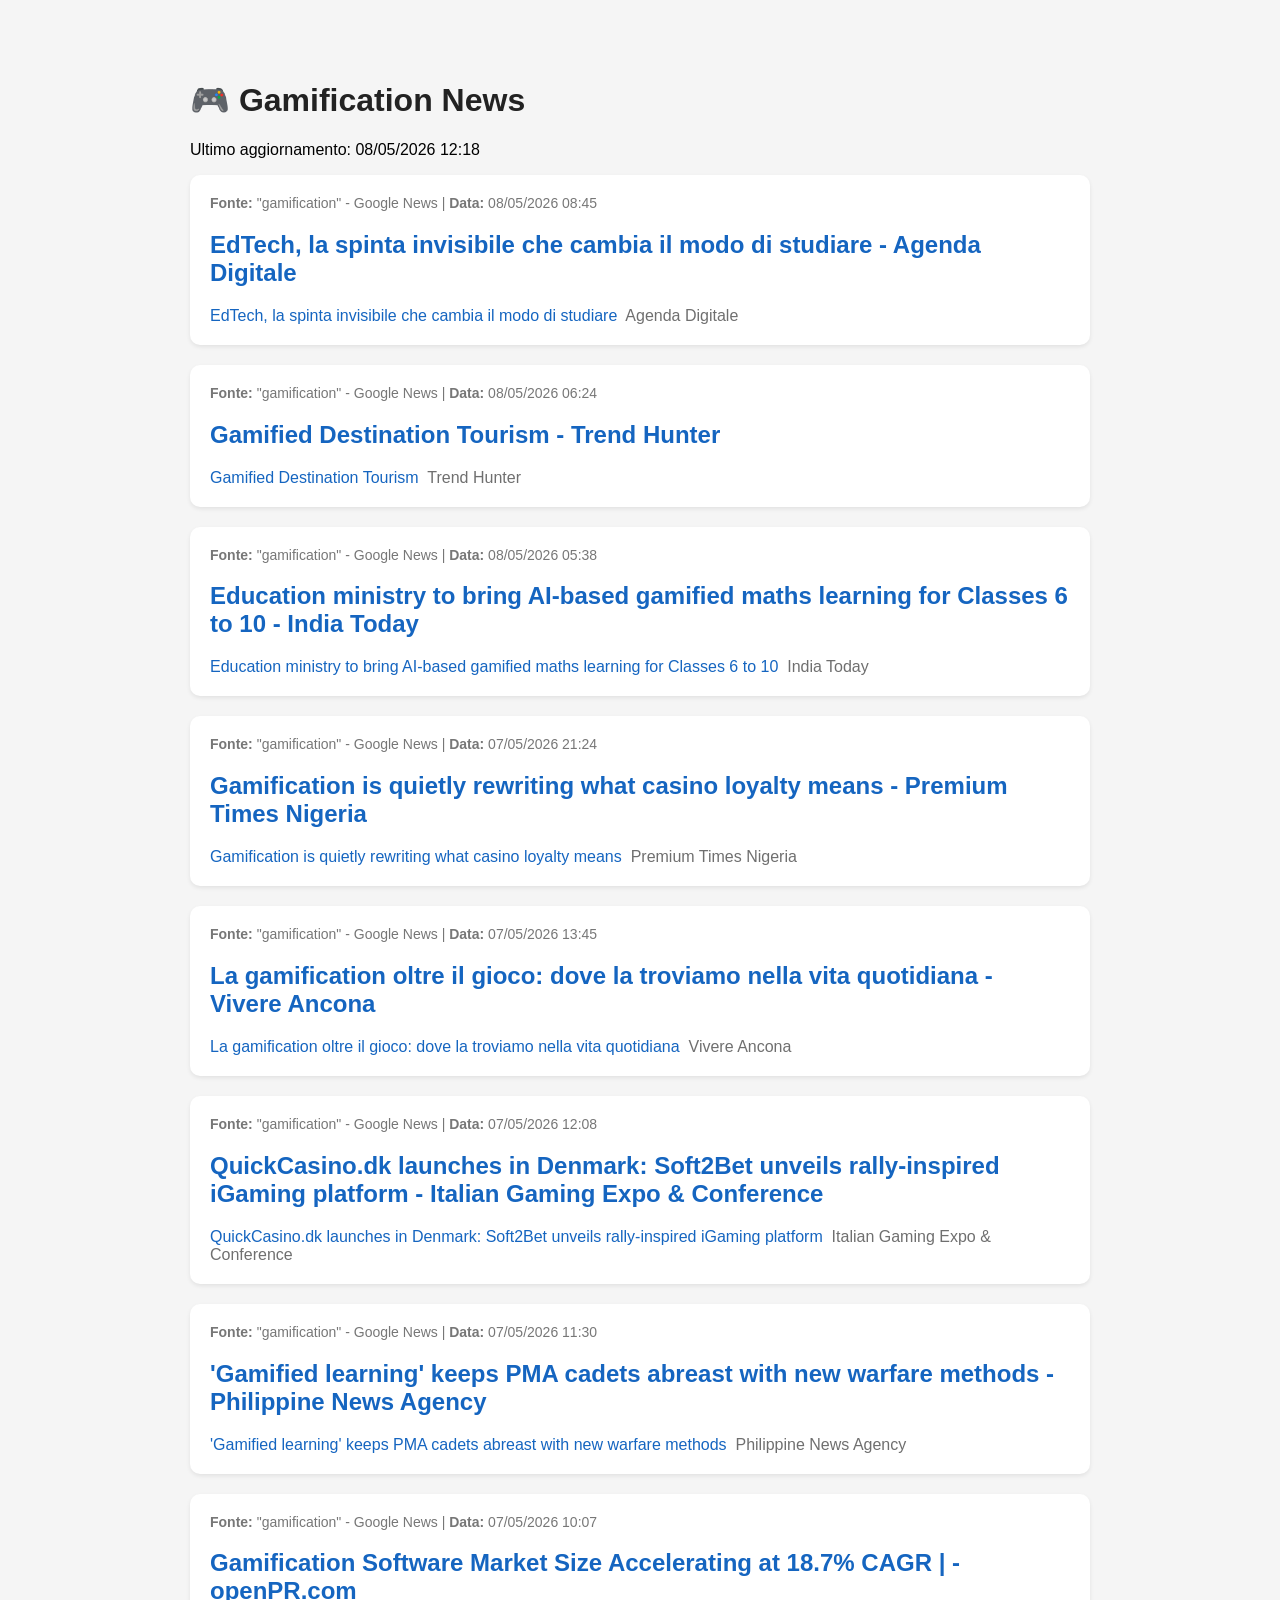
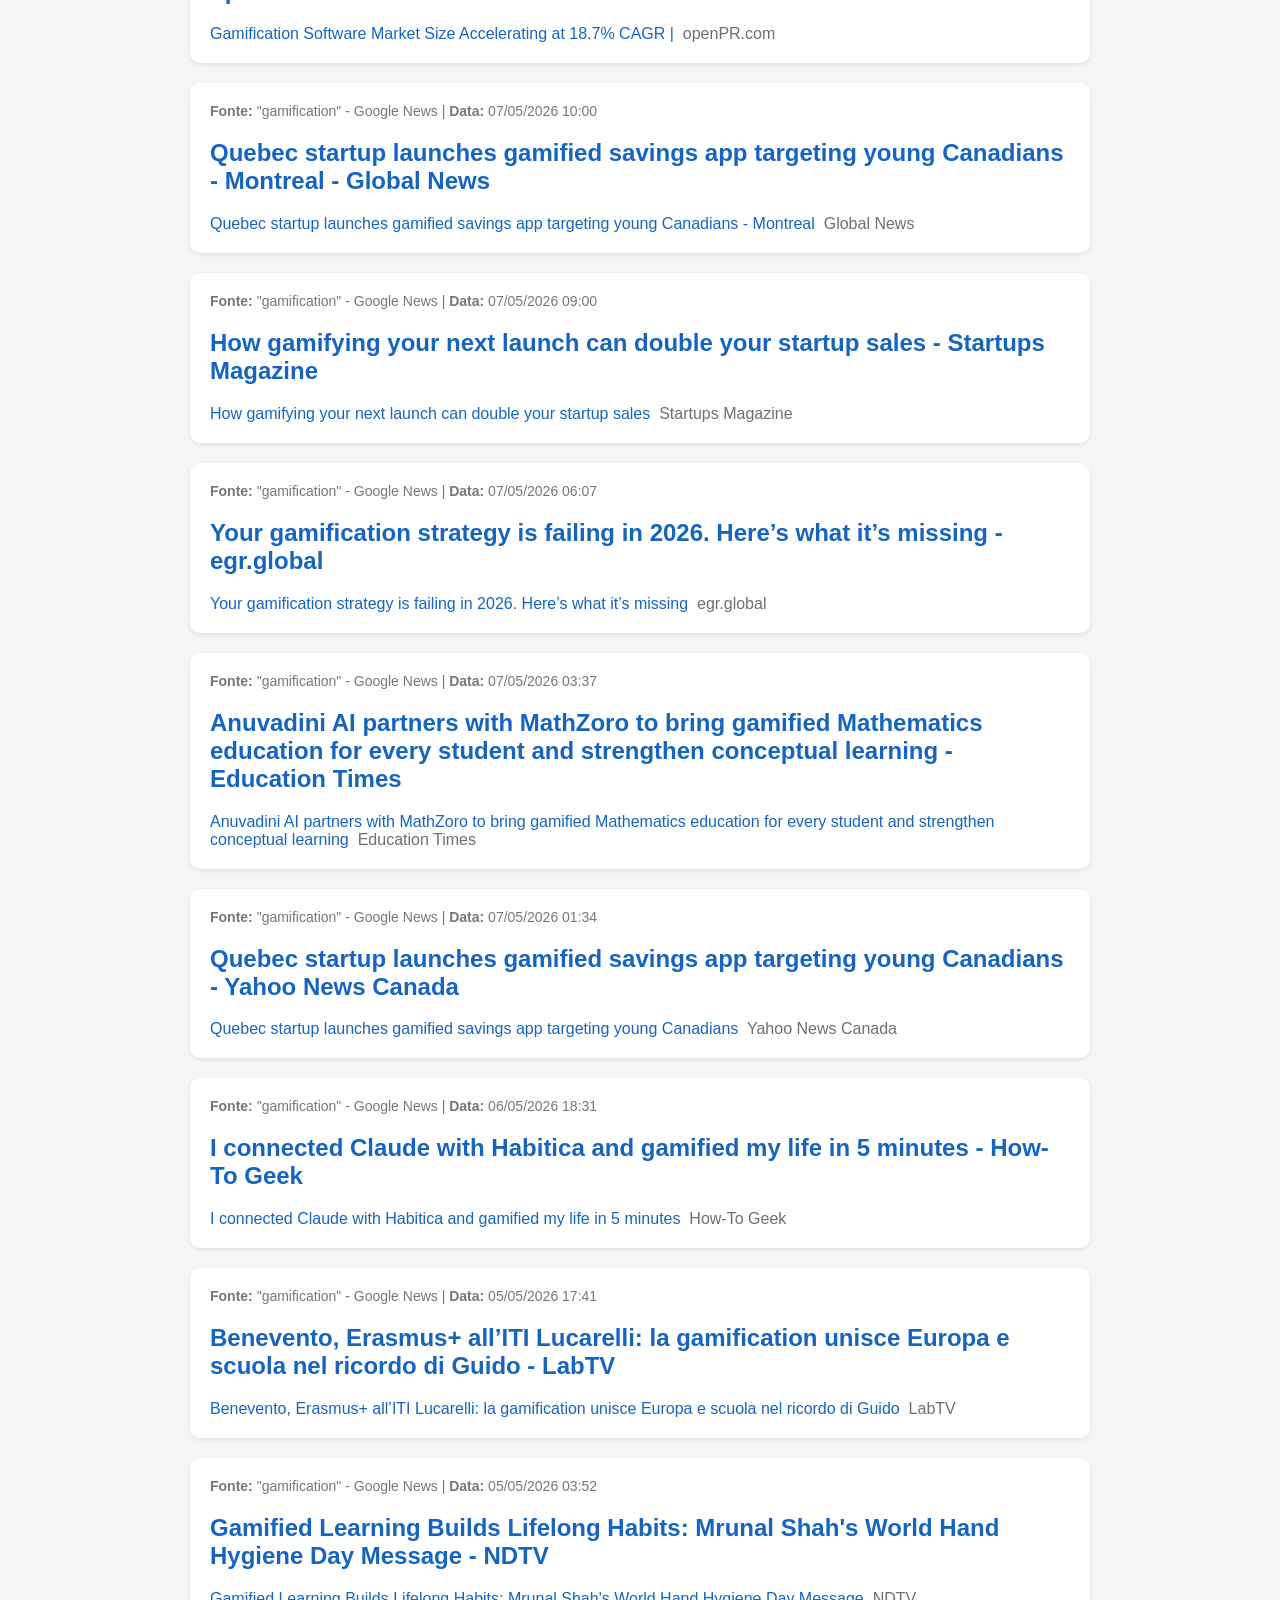
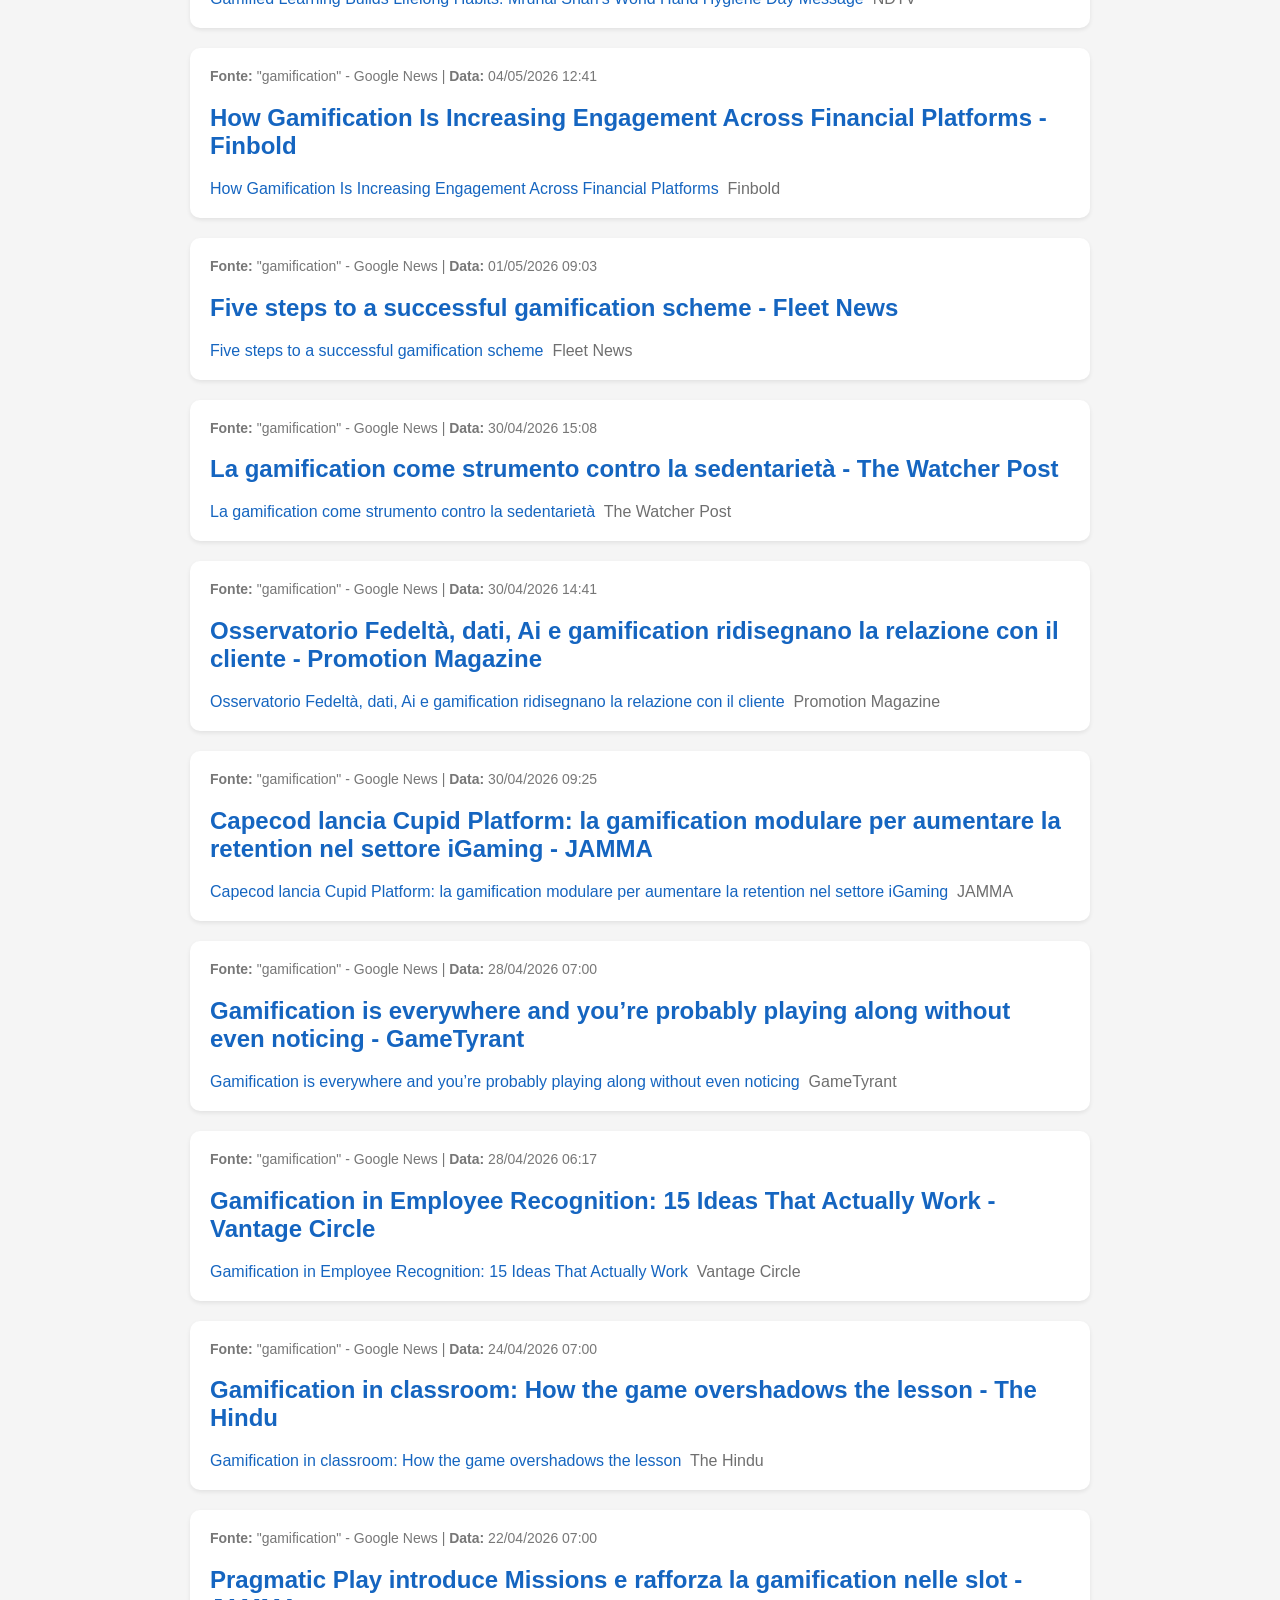
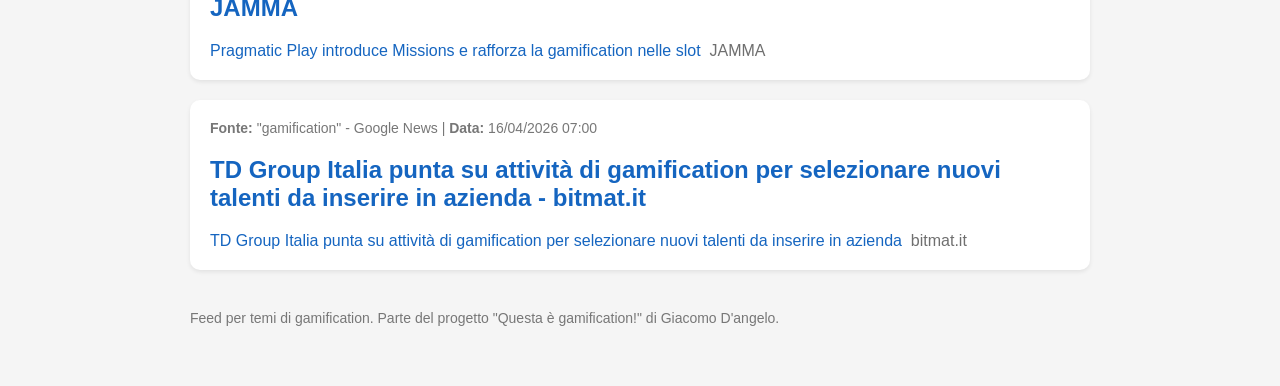
<file: output/index.html>
<!DOCTYPE html>
<html lang="it">
<head>
<meta charset="UTF-8">
<title>Gamification News</title>

<style>
body {
    font-family: Arial, sans-serif;
    max-width: 900px;
    margin: 40px auto;
    padding: 20px;
    background: #f5f5f5;
}

h1 {
    color: #222;
}

.article {
    background: white;
    padding: 20px;
    margin-bottom: 20px;
    border-radius: 10px;
    box-shadow: 0 2px 4px rgba(0,0,0,0.08);
}

.article a {
    text-decoration: none;
    color: #1565c0;
}

.article a:hover {
    text-decoration: underline;
}

.summary {
    color: #555;
    margin-top: 10px;
}

.meta {
    font-size: 14px;
    color: #777;
    margin-bottom: 10px;
}

.footer {
    margin-top: 40px;
    color: #777;
    font-size: 14px;
}
</style>

</head>
<body>

<h1>🎮 Gamification News</h1>

<p>Ultimo aggiornamento: 08/05/2026 12:18</p>

    <div class="article">

        <div class="meta">
            <strong>Fonte:</strong> "gamification" - Google News |
            <strong>Data:</strong> 08/05/2026 08:45
        </div>

        <h2>
            <a href="https://news.google.com/rss/articles/[base64]?oc=5" target="_blank">
                EdTech, la spinta invisibile che cambia il modo di studiare - Agenda Digitale
            </a>
        </h2>

        <div class="summary">
            <a href="https://news.google.com/rss/articles/[base64]?oc=5" target="_blank">EdTech, la spinta invisibile che cambia il modo di studiare</a>&nbsp;&nbsp;<font color="#6f6f6f">Agenda Digitale</font>
        </div>
    </div>
    
    <div class="article">

        <div class="meta">
            <strong>Fonte:</strong> "gamification" - Google News |
            <strong>Data:</strong> 08/05/2026 06:24
        </div>

        <h2>
            <a href="https://news.google.com/rss/articles/[base64]?oc=5" target="_blank">
                Gamified Destination Tourism - Trend Hunter
            </a>
        </h2>

        <div class="summary">
            <a href="https://news.google.com/rss/articles/[base64]?oc=5" target="_blank">Gamified Destination Tourism</a>&nbsp;&nbsp;<font color="#6f6f6f">Trend Hunter</font>
        </div>
    </div>
    
    <div class="article">

        <div class="meta">
            <strong>Fonte:</strong> "gamification" - Google News |
            <strong>Data:</strong> 08/05/2026 05:38
        </div>

        <h2>
            <a href="https://news.google.com/rss/articles/[base64]?oc=5" target="_blank">
                Education ministry to bring AI-based gamified maths learning for Classes 6 to 10 - India Today
            </a>
        </h2>

        <div class="summary">
            <a href="https://news.google.com/rss/articles/[base64]?oc=5" target="_blank">Education ministry to bring AI-based gamified maths learning for Classes 6 to 10</a>&nbsp;&nbsp;<font color="#6f6f6f">India Today</font>
        </div>
    </div>
    
    <div class="article">

        <div class="meta">
            <strong>Fonte:</strong> "gamification" - Google News |
            <strong>Data:</strong> 07/05/2026 21:24
        </div>

        <h2>
            <a href="https://news.google.com/rss/articles/[base64]?oc=5" target="_blank">
                Gamification is quietly rewriting what casino loyalty means - Premium Times Nigeria
            </a>
        </h2>

        <div class="summary">
            <a href="https://news.google.com/rss/articles/[base64]?oc=5" target="_blank">Gamification is quietly rewriting what casino loyalty means</a>&nbsp;&nbsp;<font color="#6f6f6f">Premium Times Nigeria</font>
        </div>
    </div>
    
    <div class="article">

        <div class="meta">
            <strong>Fonte:</strong> "gamification" - Google News |
            <strong>Data:</strong> 07/05/2026 13:45
        </div>

        <h2>
            <a href="https://news.google.com/rss/articles/[base64]?oc=5" target="_blank">
                La gamification oltre il gioco: dove la troviamo nella vita quotidiana - Vivere Ancona
            </a>
        </h2>

        <div class="summary">
            <a href="https://news.google.com/rss/articles/[base64]?oc=5" target="_blank">La gamification oltre il gioco: dove la troviamo nella vita quotidiana</a>&nbsp;&nbsp;<font color="#6f6f6f">Vivere Ancona</font>
        </div>
    </div>
    
    <div class="article">

        <div class="meta">
            <strong>Fonte:</strong> "gamification" - Google News |
            <strong>Data:</strong> 07/05/2026 12:08
        </div>

        <h2>
            <a href="https://news.google.com/rss/articles/[base64]?oc=5" target="_blank">
                QuickCasino.dk launches in Denmark: Soft2Bet unveils rally-inspired iGaming platform - Italian Gaming Expo & Conference
            </a>
        </h2>

        <div class="summary">
            <a href="https://news.google.com/rss/articles/[base64]?oc=5" target="_blank">QuickCasino.dk launches in Denmark: Soft2Bet unveils rally-inspired iGaming platform</a>&nbsp;&nbsp;<font color="#6f6f6f">Italian Gaming Expo & Conference</font>
        </div>
    </div>
    
    <div class="article">

        <div class="meta">
            <strong>Fonte:</strong> "gamification" - Google News |
            <strong>Data:</strong> 07/05/2026 11:30
        </div>

        <h2>
            <a href="https://news.google.com/rss/articles/CBMiUEFVX3lxTE1wVmtuNjVMc1lucFl3ZDdQcmdoSmJCZkpWYzZ0ajVJNTF3Qi05dUJnTGNzallUQXdfRE1rSmtMYlN6TEotYVBSM0tNbjkzdEFz?oc=5" target="_blank">
                'Gamified learning' keeps PMA cadets abreast with new warfare methods - Philippine News Agency
            </a>
        </h2>

        <div class="summary">
            <a href="https://news.google.com/rss/articles/CBMiUEFVX3lxTE1wVmtuNjVMc1lucFl3ZDdQcmdoSmJCZkpWYzZ0ajVJNTF3Qi05dUJnTGNzallUQXdfRE1rSmtMYlN6TEotYVBSM0tNbjkzdEFz?oc=5" target="_blank">'Gamified learning' keeps PMA cadets abreast with new warfare methods</a>&nbsp;&nbsp;<font color="#6f6f6f">Philippine News Agency</font>
        </div>
    </div>
    
    <div class="article">

        <div class="meta">
            <strong>Fonte:</strong> "gamification" - Google News |
            <strong>Data:</strong> 07/05/2026 10:07
        </div>

        <h2>
            <a href="https://news.google.com/rss/articles/[base64]?oc=5" target="_blank">
                Gamification Software Market Size Accelerating at 18.7% CAGR | - openPR.com
            </a>
        </h2>

        <div class="summary">
            <a href="https://news.google.com/rss/articles/[base64]?oc=5" target="_blank">Gamification Software Market Size Accelerating at 18.7% CAGR |</a>&nbsp;&nbsp;<font color="#6f6f6f">openPR.com</font>
        </div>
    </div>
    
    <div class="article">

        <div class="meta">
            <strong>Fonte:</strong> "gamification" - Google News |
            <strong>Data:</strong> 07/05/2026 10:00
        </div>

        <h2>
            <a href="https://news.google.com/rss/articles/CBMigwFBVV95cUxOWFdnbjlzZzJXdHNPR19IWmtCOTZzNDMzaE5YMENPRk1qRnQ3WWRxQ1ZDMkQ5cWpJQi1Pei12andSRnpJVldIcXJKSGN6b0FfT2dVYV8xVVFBeVphWXkzOHZ1TEtRLWdRek43TS1UM3dqS1RqUHF4N1Q5TG5LNXhfcTN4NA?oc=5" target="_blank">
                Quebec startup launches gamified savings app targeting young Canadians - Montreal - Global News
            </a>
        </h2>

        <div class="summary">
            <a href="https://news.google.com/rss/articles/CBMigwFBVV95cUxOWFdnbjlzZzJXdHNPR19IWmtCOTZzNDMzaE5YMENPRk1qRnQ3WWRxQ1ZDMkQ5cWpJQi1Pei12andSRnpJVldIcXJKSGN6b0FfT2dVYV8xVVFBeVphWXkzOHZ1TEtRLWdRek43TS1UM3dqS1RqUHF4N1Q5TG5LNXhfcTN4NA?oc=5" target="_blank">Quebec startup launches gamified savings app targeting young Canadians - Montreal</a>&nbsp;&nbsp;<font color="#6f6f6f">Global News</font>
        </div>
    </div>
    
    <div class="article">

        <div class="meta">
            <strong>Fonte:</strong> "gamification" - Google News |
            <strong>Data:</strong> 07/05/2026 09:00
        </div>

        <h2>
            <a href="https://news.google.com/rss/articles/[base64]?oc=5" target="_blank">
                How gamifying your next launch can double your startup sales - Startups Magazine
            </a>
        </h2>

        <div class="summary">
            <a href="https://news.google.com/rss/articles/[base64]?oc=5" target="_blank">How gamifying your next launch can double your startup sales</a>&nbsp;&nbsp;<font color="#6f6f6f">Startups Magazine</font>
        </div>
    </div>
    
    <div class="article">

        <div class="meta">
            <strong>Fonte:</strong> "gamification" - Google News |
            <strong>Data:</strong> 07/05/2026 06:07
        </div>

        <h2>
            <a href="https://news.google.com/rss/articles/[base64]?oc=5" target="_blank">
                Your gamification strategy is failing in 2026. Here’s what it’s missing - egr.global
            </a>
        </h2>

        <div class="summary">
            <a href="https://news.google.com/rss/articles/[base64]?oc=5" target="_blank">Your gamification strategy is failing in 2026. Here’s what it’s missing</a>&nbsp;&nbsp;<font color="#6f6f6f">egr.global</font>
        </div>
    </div>
    
    <div class="article">

        <div class="meta">
            <strong>Fonte:</strong> "gamification" - Google News |
            <strong>Data:</strong> 07/05/2026 03:37
        </div>

        <h2>
            <a href="https://news.google.com/rss/articles/[base64]?oc=5" target="_blank">
                Anuvadini AI partners with MathZoro to bring gamified Mathematics education for every student and strengthen conceptual learning - Education Times
            </a>
        </h2>

        <div class="summary">
            <a href="https://news.google.com/rss/articles/[base64]?oc=5" target="_blank">Anuvadini AI partners with MathZoro to bring gamified Mathematics education for every student and strengthen conceptual learning</a>&nbsp;&nbsp;<font color="#6f6f6f">Education Times</font>
        </div>
    </div>
    
    <div class="article">

        <div class="meta">
            <strong>Fonte:</strong> "gamification" - Google News |
            <strong>Data:</strong> 07/05/2026 01:34
        </div>

        <h2>
            <a href="https://news.google.com/rss/articles/CBMiiAFBVV95cUxNdmFLM210c1ltVU9SaklyT1FaeFNfSFYwazdnNkZRLS0xY21wYmZGRGY3ejZIclpDYV91QnBvTTBmTm5lNUxwOEZNdkRNeEZhWl9jUVYwVnN1a0pySmNSSFBNdEs3cmo3OExFMnhBaS0zVHIwWWEzU2Z4OXVBVU4yY3Q1ek0wSXQx?oc=5" target="_blank">
                Quebec startup launches gamified savings app targeting young Canadians - Yahoo News Canada
            </a>
        </h2>

        <div class="summary">
            <a href="https://news.google.com/rss/articles/CBMiiAFBVV95cUxNdmFLM210c1ltVU9SaklyT1FaeFNfSFYwazdnNkZRLS0xY21wYmZGRGY3ejZIclpDYV91QnBvTTBmTm5lNUxwOEZNdkRNeEZhWl9jUVYwVnN1a0pySmNSSFBNdEs3cmo3OExFMnhBaS0zVHIwWWEzU2Z4OXVBVU4yY3Q1ek0wSXQx?oc=5" target="_blank">Quebec startup launches gamified savings app targeting young Canadians</a>&nbsp;&nbsp;<font color="#6f6f6f">Yahoo News Canada</font>
        </div>
    </div>
    
    <div class="article">

        <div class="meta">
            <strong>Fonte:</strong> "gamification" - Google News |
            <strong>Data:</strong> 06/05/2026 18:31
        </div>

        <h2>
            <a href="https://news.google.com/rss/articles/[base64]?oc=5" target="_blank">
                I connected Claude with Habitica and gamified my life in 5 minutes - How-To Geek
            </a>
        </h2>

        <div class="summary">
            <a href="https://news.google.com/rss/articles/[base64]?oc=5" target="_blank">I connected Claude with Habitica and gamified my life in 5 minutes</a>&nbsp;&nbsp;<font color="#6f6f6f">How-To Geek</font>
        </div>
    </div>
    
    <div class="article">

        <div class="meta">
            <strong>Fonte:</strong> "gamification" - Google News |
            <strong>Data:</strong> 05/05/2026 17:41
        </div>

        <h2>
            <a href="https://news.google.com/rss/articles/[base64]?oc=5" target="_blank">
                Benevento, Erasmus+ all’ITI Lucarelli: la gamification unisce Europa e scuola nel ricordo di Guido - LabTV
            </a>
        </h2>

        <div class="summary">
            <a href="https://news.google.com/rss/articles/[base64]?oc=5" target="_blank">Benevento, Erasmus+ all’ITI Lucarelli: la gamification unisce Europa e scuola nel ricordo di Guido</a>&nbsp;&nbsp;<font color="#6f6f6f">LabTV</font>
        </div>
    </div>
    
    <div class="article">

        <div class="meta">
            <strong>Fonte:</strong> "gamification" - Google News |
            <strong>Data:</strong> 05/05/2026 03:52
        </div>

        <h2>
            <a href="https://news.google.com/rss/articles/[base64]?oc=5" target="_blank">
                Gamified Learning Builds Lifelong Habits: Mrunal Shah's World Hand Hygiene Day Message - NDTV
            </a>
        </h2>

        <div class="summary">
            <a href="https://news.google.com/rss/articles/[base64]?oc=5" target="_blank">Gamified Learning Builds Lifelong Habits: Mrunal Shah's World Hand Hygiene Day Message</a>&nbsp;&nbsp;<font color="#6f6f6f">NDTV</font>
        </div>
    </div>
    
    <div class="article">

        <div class="meta">
            <strong>Fonte:</strong> "gamification" - Google News |
            <strong>Data:</strong> 04/05/2026 12:41
        </div>

        <h2>
            <a href="https://news.google.com/rss/articles/[base64]?oc=5" target="_blank">
                How Gamification Is Increasing Engagement Across Financial Platforms - Finbold
            </a>
        </h2>

        <div class="summary">
            <a href="https://news.google.com/rss/articles/[base64]?oc=5" target="_blank">How Gamification Is Increasing Engagement Across Financial Platforms</a>&nbsp;&nbsp;<font color="#6f6f6f">Finbold</font>
        </div>
    </div>
    
    <div class="article">

        <div class="meta">
            <strong>Fonte:</strong> "gamification" - Google News |
            <strong>Data:</strong> 01/05/2026 09:03
        </div>

        <h2>
            <a href="https://news.google.com/rss/articles/CBMiiwFBVV95cUxNbnBrYjhBTnk4VWdvYzY5b0pOS09KN1BBVVQwT1dlTW03eTh5NDBOSHNFYi1USU90b0JkT1BQX181MlctZ2U4dGoxQXlBU0F1OC1yWGZzbW9DUGctMnlya09Rb2loQ3hTcFNSMU1jQzVjQkY0TnA2S2ZydkRmV3ZtWlBUQTczbjV5YzdZ?oc=5" target="_blank">
                Five steps to a successful gamification scheme - Fleet News
            </a>
        </h2>

        <div class="summary">
            <a href="https://news.google.com/rss/articles/CBMiiwFBVV95cUxNbnBrYjhBTnk4VWdvYzY5b0pOS09KN1BBVVQwT1dlTW03eTh5NDBOSHNFYi1USU90b0JkT1BQX181MlctZ2U4dGoxQXlBU0F1OC1yWGZzbW9DUGctMnlya09Rb2loQ3hTcFNSMU1jQzVjQkY0TnA2S2ZydkRmV3ZtWlBUQTczbjV5YzdZ?oc=5" target="_blank">Five steps to a successful gamification scheme</a>&nbsp;&nbsp;<font color="#6f6f6f">Fleet News</font>
        </div>
    </div>
    
    <div class="article">

        <div class="meta">
            <strong>Fonte:</strong> "gamification" - Google News |
            <strong>Data:</strong> 30/04/2026 15:08
        </div>

        <h2>
            <a href="https://news.google.com/rss/articles/[base64]?oc=5" target="_blank">
                La gamification come strumento contro la sedentarietà - The Watcher Post
            </a>
        </h2>

        <div class="summary">
            <a href="https://news.google.com/rss/articles/[base64]?oc=5" target="_blank">La gamification come strumento contro la sedentarietà</a>&nbsp;&nbsp;<font color="#6f6f6f">The Watcher Post</font>
        </div>
    </div>
    
    <div class="article">

        <div class="meta">
            <strong>Fonte:</strong> "gamification" - Google News |
            <strong>Data:</strong> 30/04/2026 14:41
        </div>

        <h2>
            <a href="https://news.google.com/rss/articles/[base64]?oc=5" target="_blank">
                Osservatorio Fedeltà, dati, Ai e gamification ridisegnano la relazione con il cliente - Promotion Magazine
            </a>
        </h2>

        <div class="summary">
            <a href="https://news.google.com/rss/articles/[base64]?oc=5" target="_blank">Osservatorio Fedeltà, dati, Ai e gamification ridisegnano la relazione con il cliente</a>&nbsp;&nbsp;<font color="#6f6f6f">Promotion Magazine</font>
        </div>
    </div>
    
    <div class="article">

        <div class="meta">
            <strong>Fonte:</strong> "gamification" - Google News |
            <strong>Data:</strong> 30/04/2026 09:25
        </div>

        <h2>
            <a href="https://news.google.com/rss/articles/[base64]?oc=5" target="_blank">
                Capecod lancia Cupid Platform: la gamification modulare per aumentare la retention nel settore iGaming - JAMMA
            </a>
        </h2>

        <div class="summary">
            <a href="https://news.google.com/rss/articles/[base64]?oc=5" target="_blank">Capecod lancia Cupid Platform: la gamification modulare per aumentare la retention nel settore iGaming</a>&nbsp;&nbsp;<font color="#6f6f6f">JAMMA</font>
        </div>
    </div>
    
    <div class="article">

        <div class="meta">
            <strong>Fonte:</strong> "gamification" - Google News |
            <strong>Data:</strong> 28/04/2026 07:00
        </div>

        <h2>
            <a href="https://news.google.com/rss/articles/[base64]?oc=5" target="_blank">
                Gamification is everywhere and you’re probably playing along without even noticing - GameTyrant
            </a>
        </h2>

        <div class="summary">
            <a href="https://news.google.com/rss/articles/[base64]?oc=5" target="_blank">Gamification is everywhere and you’re probably playing along without even noticing</a>&nbsp;&nbsp;<font color="#6f6f6f">GameTyrant</font>
        </div>
    </div>
    
    <div class="article">

        <div class="meta">
            <strong>Fonte:</strong> "gamification" - Google News |
            <strong>Data:</strong> 28/04/2026 06:17
        </div>

        <h2>
            <a href="https://news.google.com/rss/articles/CBMifEFVX3lxTE13RUxQRWpReXhaUXpENE9VVkwyd2dhdTBjSmd0emtjbU42aXlnUXI2WjM3em1sM1RxYllWamY3dnRWWlJvUXRycFlydTNhYS0tTUl0SHRrZXdsZ1pWaUlZaDUwTWdjQ3hkREJKb21CVndCaE52aTZ1RnU4Rkc?oc=5" target="_blank">
                Gamification in Employee Recognition: 15 Ideas That Actually Work - Vantage Circle
            </a>
        </h2>

        <div class="summary">
            <a href="https://news.google.com/rss/articles/CBMifEFVX3lxTE13RUxQRWpReXhaUXpENE9VVkwyd2dhdTBjSmd0emtjbU42aXlnUXI2WjM3em1sM1RxYllWamY3dnRWWlJvUXRycFlydTNhYS0tTUl0SHRrZXdsZ1pWaUlZaDUwTWdjQ3hkREJKb21CVndCaE52aTZ1RnU4Rkc?oc=5" target="_blank">Gamification in Employee Recognition: 15 Ideas That Actually Work</a>&nbsp;&nbsp;<font color="#6f6f6f">Vantage Circle</font>
        </div>
    </div>
    
    <div class="article">

        <div class="meta">
            <strong>Fonte:</strong> "gamification" - Google News |
            <strong>Data:</strong> 24/04/2026 07:00
        </div>

        <h2>
            <a href="https://news.google.com/rss/articles/[base64]?oc=5" target="_blank">
                Gamification in classroom: How the game overshadows the lesson - The Hindu
            </a>
        </h2>

        <div class="summary">
            <a href="https://news.google.com/rss/articles/[base64]?oc=5" target="_blank">Gamification in classroom: How the game overshadows the lesson</a>&nbsp;&nbsp;<font color="#6f6f6f">The Hindu</font>
        </div>
    </div>
    
    <div class="article">

        <div class="meta">
            <strong>Fonte:</strong> "gamification" - Google News |
            <strong>Data:</strong> 22/04/2026 07:00
        </div>

        <h2>
            <a href="https://news.google.com/rss/articles/[base64]?oc=5" target="_blank">
                Pragmatic Play introduce Missions e rafforza la gamification nelle slot - JAMMA
            </a>
        </h2>

        <div class="summary">
            <a href="https://news.google.com/rss/articles/[base64]?oc=5" target="_blank">Pragmatic Play introduce Missions e rafforza la gamification nelle slot</a>&nbsp;&nbsp;<font color="#6f6f6f">JAMMA</font>
        </div>
    </div>
    
    <div class="article">

        <div class="meta">
            <strong>Fonte:</strong> "gamification" - Google News |
            <strong>Data:</strong> 16/04/2026 07:00
        </div>

        <h2>
            <a href="https://news.google.com/rss/articles/[base64]?oc=5" target="_blank">
                TD Group Italia punta su attività di gamification per selezionare nuovi talenti da inserire in azienda - bitmat.it
            </a>
        </h2>

        <div class="summary">
            <a href="https://news.google.com/rss/articles/[base64]?oc=5" target="_blank">TD Group Italia punta su attività di gamification per selezionare nuovi talenti da inserire in azienda</a>&nbsp;&nbsp;<font color="#6f6f6f">bitmat.it</font>
        </div>
    </div>
    
<div class="footer">
Feed per temi di gamification. Parte del progetto "Questa è gamification!" di Giacomo D'angelo.
</div>

</body>
</html>
</file>
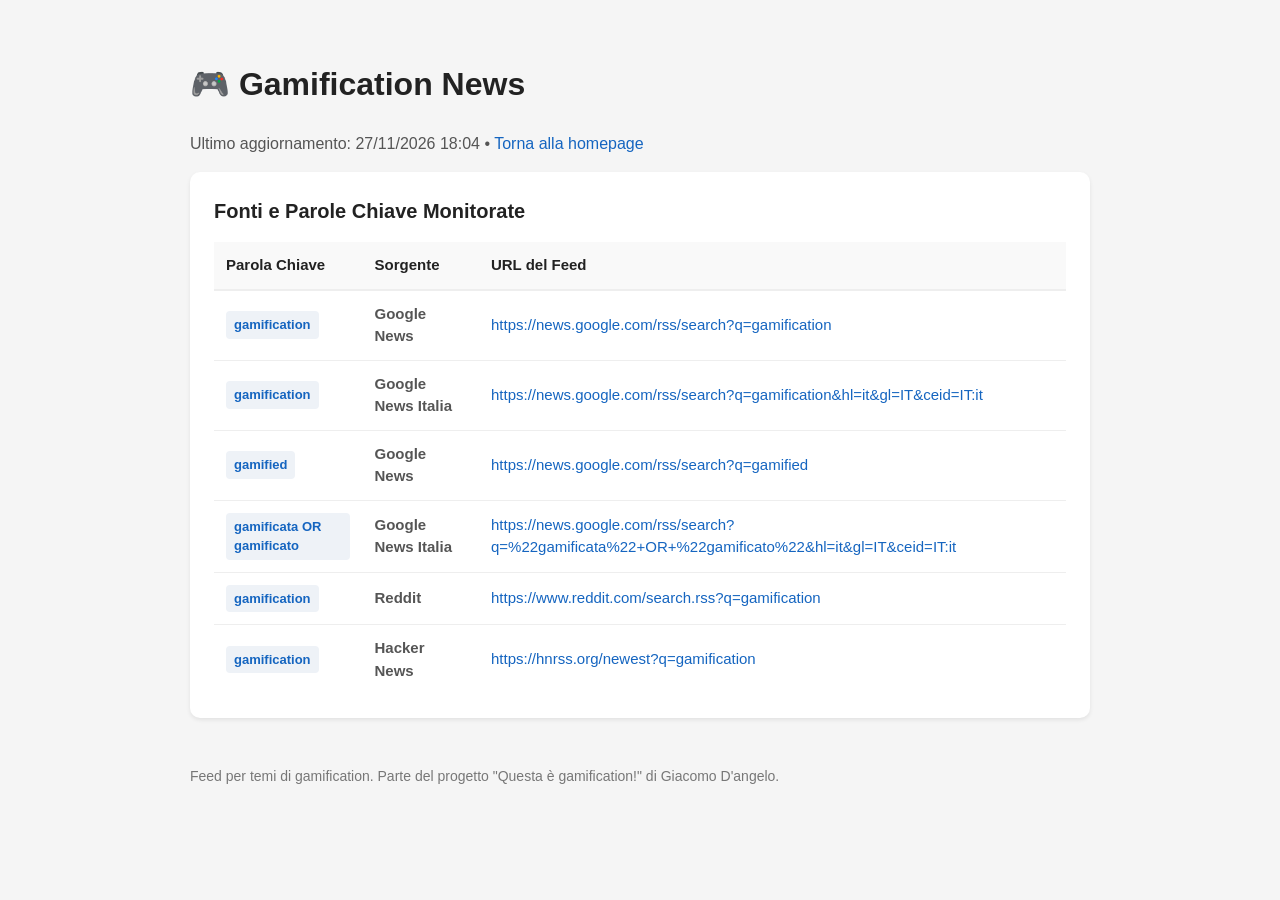
<file: docs/sources.html>
<!DOCTYPE html>
<html lang="it">
<head>
    <meta charset="UTF-8">
    <meta name="viewport" content="width=device-width, initial-scale=1.0">
    <title>Fonti Monitorate - Gamification News</title>
    <link rel="icon" type="image/png" href="static/logo.png">
    <link rel="stylesheet" href="static/style.css">
</head>
<body>

    <h1>🎮 Gamification News</h1>
    
    <p>
        Ultimo aggiornamento: 27/11/2026 18:04 
        <span>•</span> 
        <a href="index.html">Torna alla homepage</a>
    </p>

    <div class="sources-card">
        <h2>Fonti e Parole Chiave Monitorate</h2>
        
        <div class="table-responsive">
            <table class="sources-table">
                <thead>
                    <tr>
                        <th>Parola Chiave</th>
                        <th>Sorgente</th>
                        <th>URL del Feed</th>
                    </tr>
                </thead>
                <tbody>
                    
                    <tr>
                        <td><span class="keyword-badge">gamification</span></td>
                        <td><strong>Google News</strong></td>
                        <td><a href="https://news.google.com/rss/search?q=gamification" target="_blank">https://news.google.com/rss/search?q=gamification</a></td>
                    </tr>
                    
                    <tr>
                        <td><span class="keyword-badge">gamification</span></td>
                        <td><strong>Google News Italia</strong></td>
                        <td><a href="https://news.google.com/rss/search?q=gamification&amp;hl=it&amp;gl=IT&amp;ceid=IT:it" target="_blank">https://news.google.com/rss/search?q=gamification&amp;hl=it&amp;gl=IT&amp;ceid=IT:it</a></td>
                    </tr>
                    
                    <tr>
                        <td><span class="keyword-badge">gamified</span></td>
                        <td><strong>Google News</strong></td>
                        <td><a href="https://news.google.com/rss/search?q=gamified" target="_blank">https://news.google.com/rss/search?q=gamified</a></td>
                    </tr>
                    
                    <tr>
                        <td><span class="keyword-badge">gamificata OR gamificato</span></td>
                        <td><strong>Google News Italia</strong></td>
                        <td><a href="https://news.google.com/rss/search?q=%22gamificata%22+OR+%22gamificato%22&amp;hl=it&amp;gl=IT&amp;ceid=IT:it" target="_blank">https://news.google.com/rss/search?q=%22gamificata%22+OR+%22gamificato%22&amp;hl=it&amp;gl=IT&amp;ceid=IT:it</a></td>
                    </tr>
                    
                    <tr>
                        <td><span class="keyword-badge">gamification</span></td>
                        <td><strong>Reddit</strong></td>
                        <td><a href="https://www.reddit.com/search.rss?q=gamification" target="_blank">https://www.reddit.com/search.rss?q=gamification</a></td>
                    </tr>
                    
                    <tr>
                        <td><span class="keyword-badge">gamification</span></td>
                        <td><strong>Hacker News</strong></td>
                        <td><a href="https://hnrss.org/newest?q=gamification" target="_blank">https://hnrss.org/newest?q=gamification</a></td>
                    </tr>
                    
                </tbody>
            </table>
        </div>
    </div>

    <div class="footer">
        Feed per temi di gamification. Parte del progetto &#34;Questa è gamification!&#34; di Giacomo D&#39;angelo.
    </div>

</body>
</html>
</file>
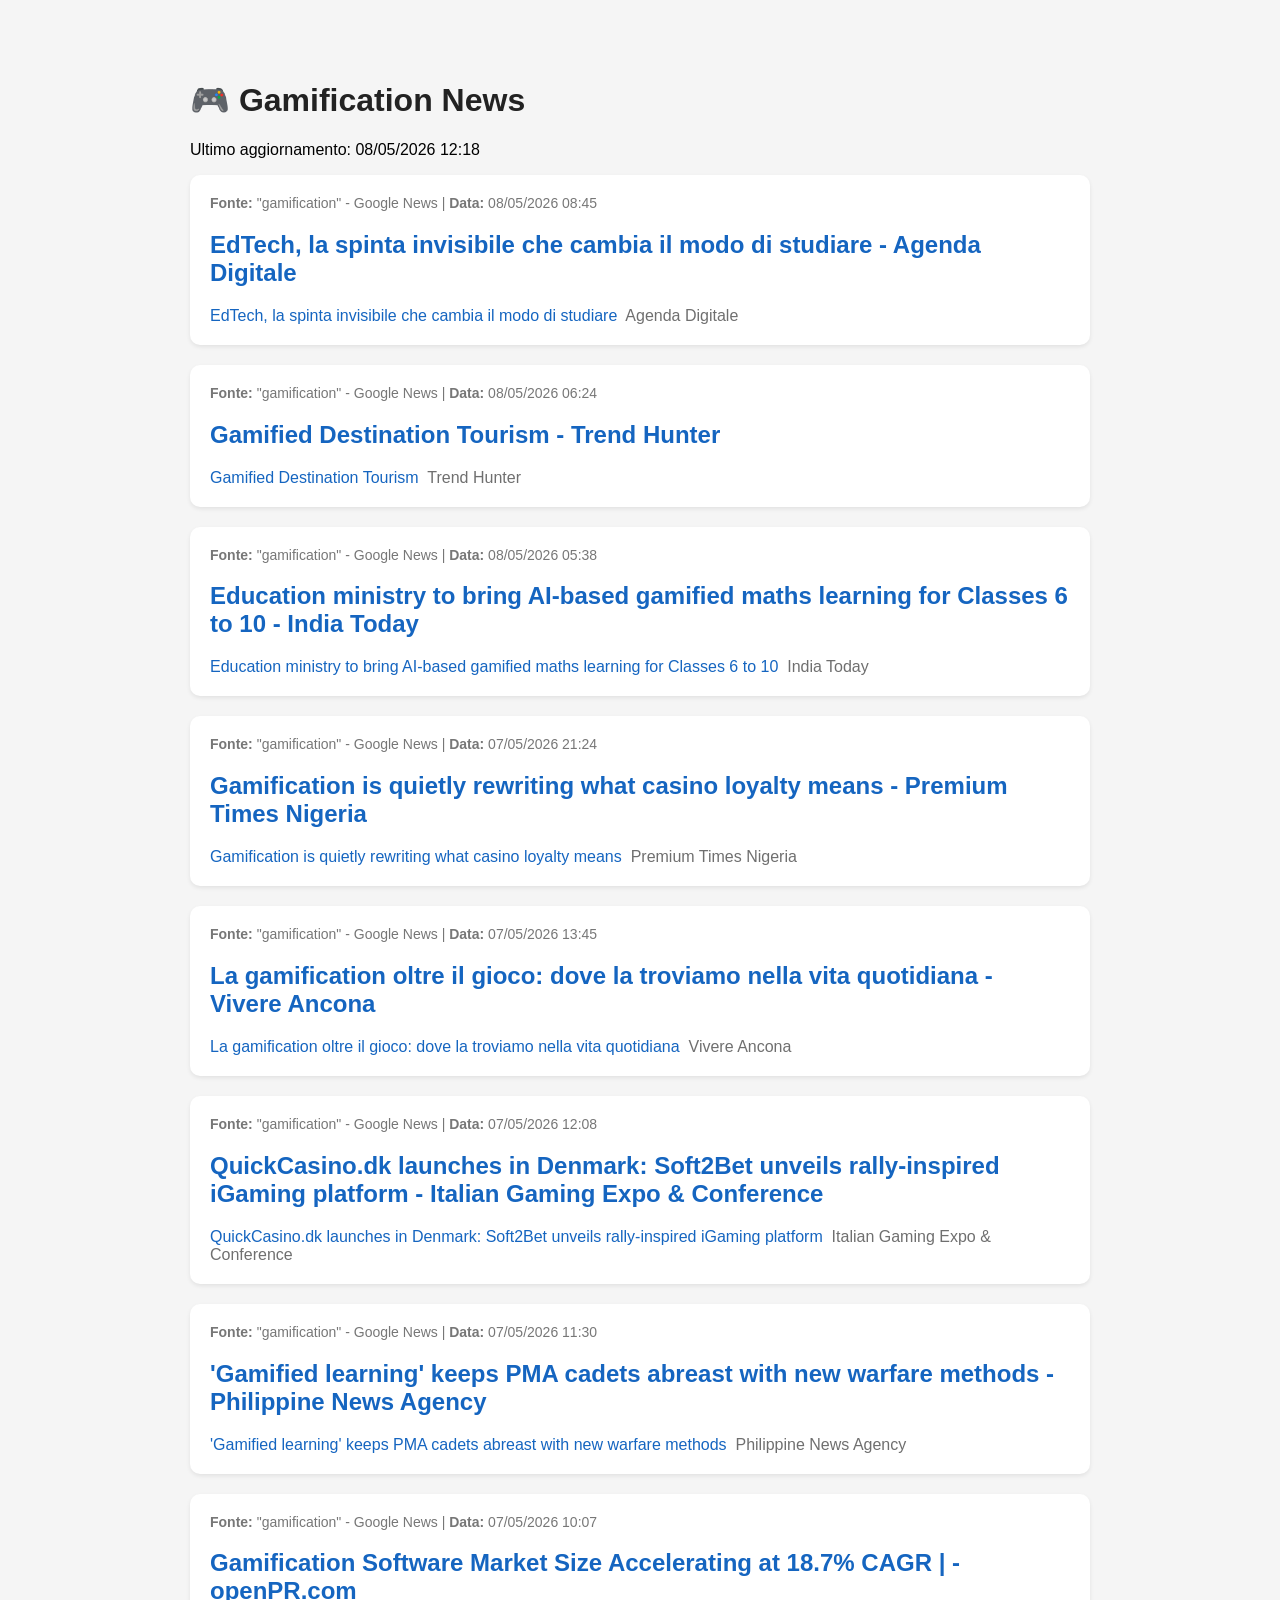
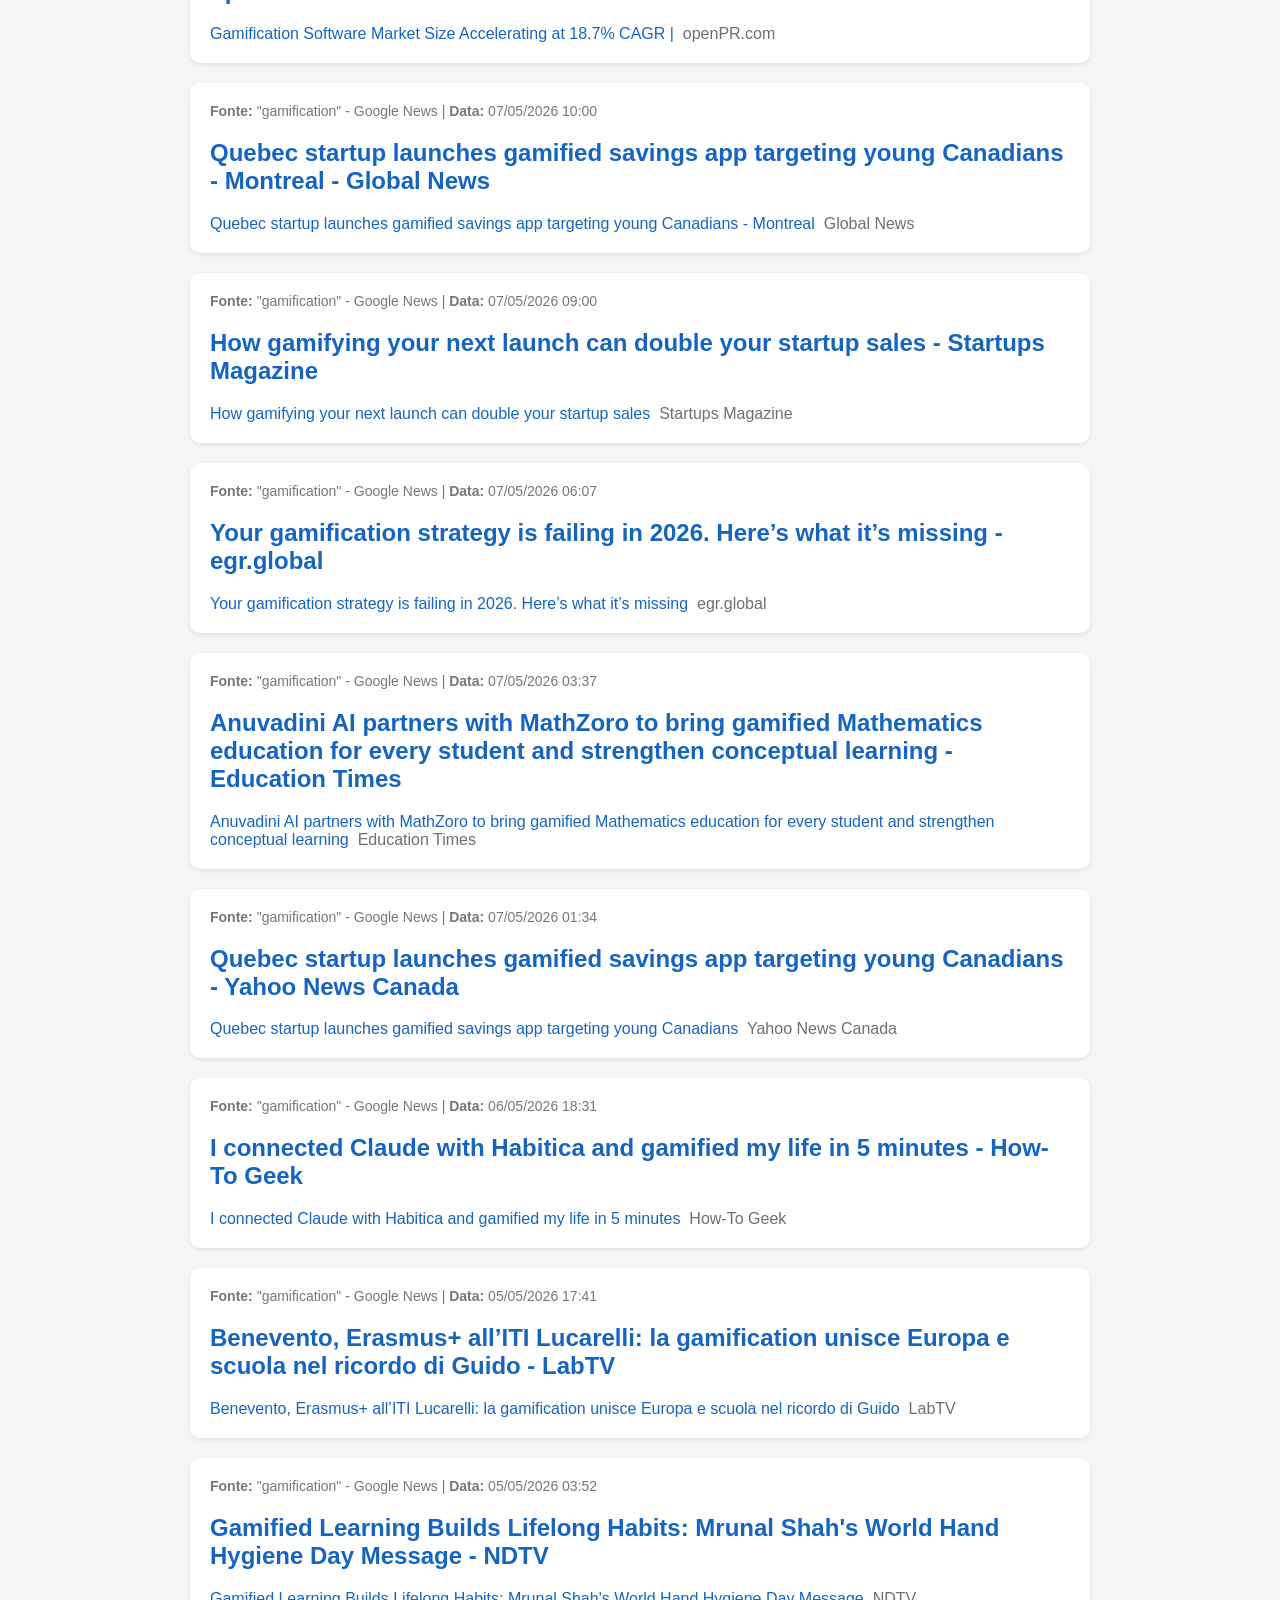
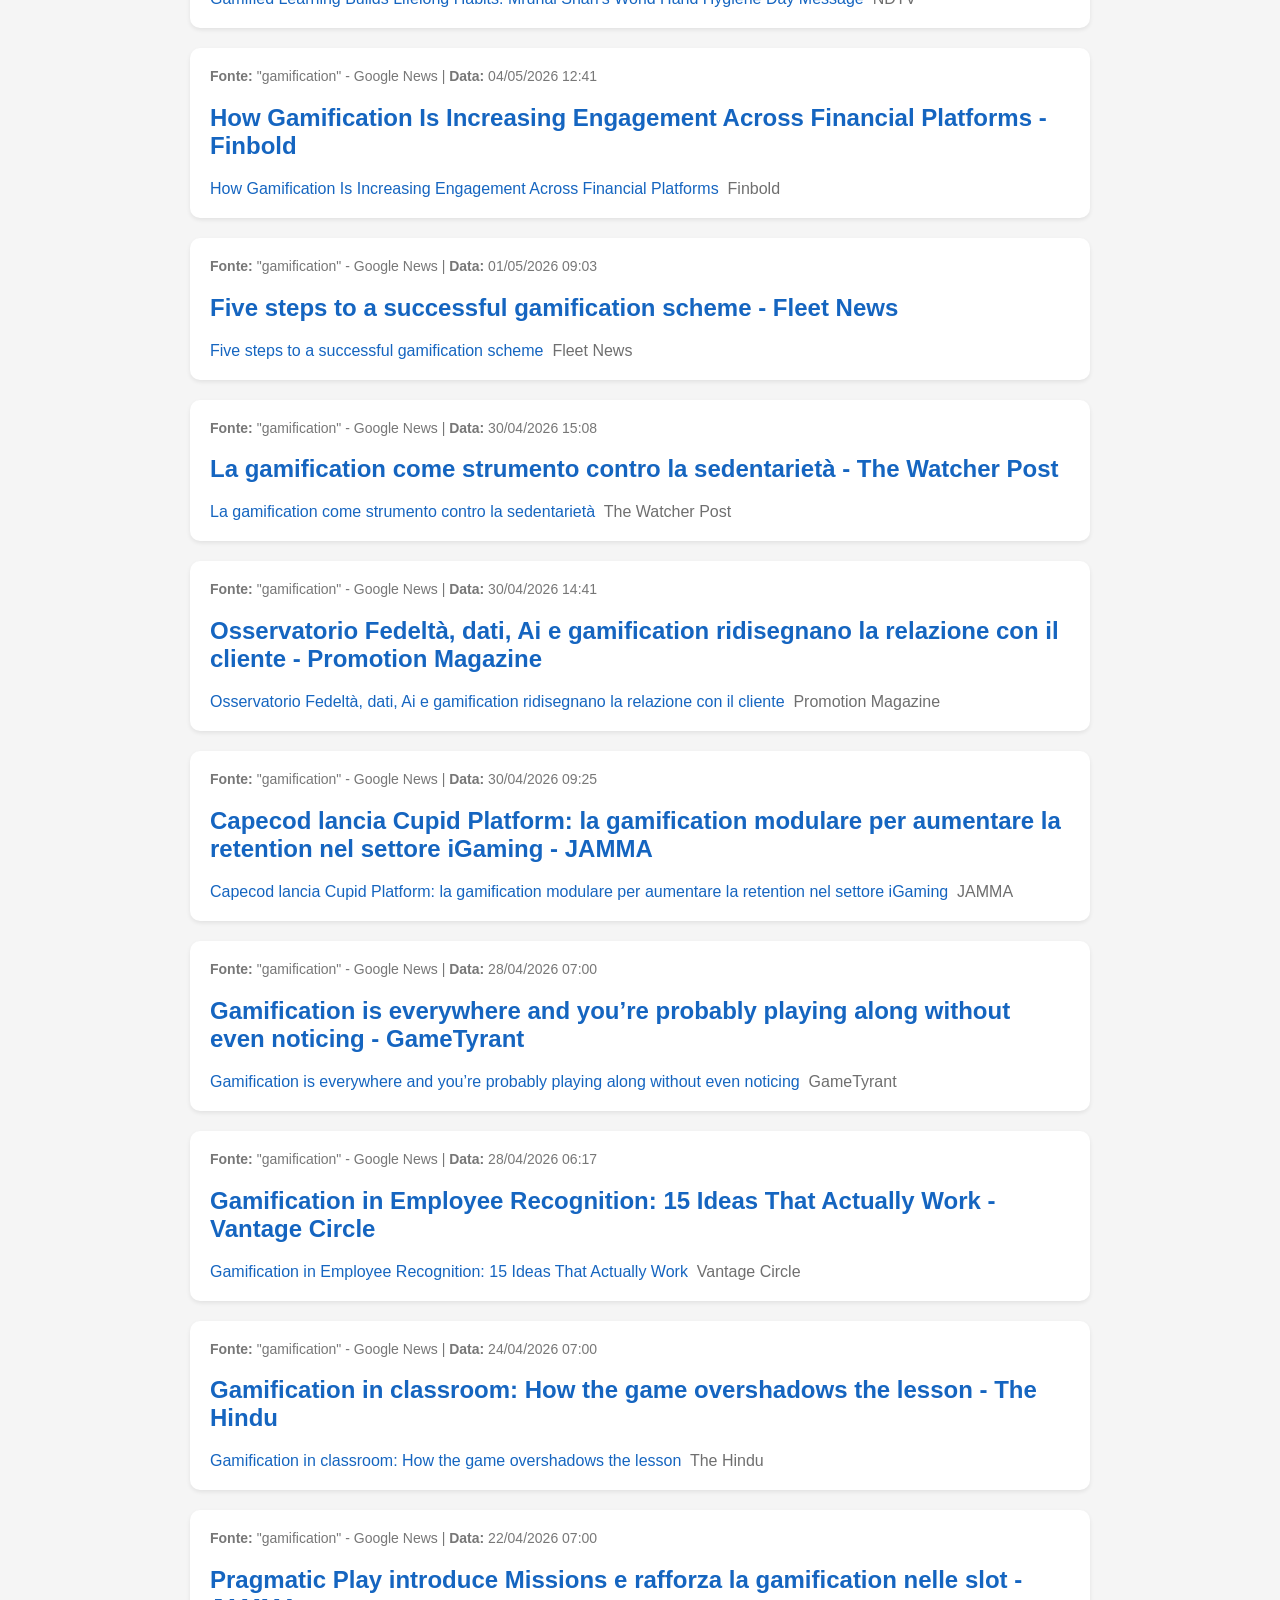
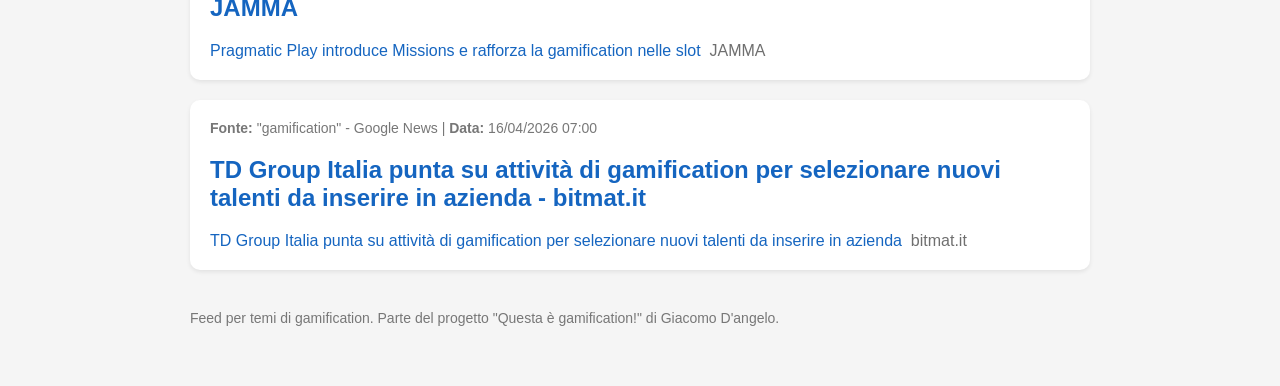
<file: output/gamification.html>
<!DOCTYPE html>
<html lang="it">
<head>
<meta charset="UTF-8">
<title>Gamification News</title>

<style>
body {
    font-family: Arial, sans-serif;
    max-width: 900px;
    margin: 40px auto;
    padding: 20px;
    background: #f5f5f5;
}

h1 {
    color: #222;
}

.article {
    background: white;
    padding: 20px;
    margin-bottom: 20px;
    border-radius: 10px;
    box-shadow: 0 2px 4px rgba(0,0,0,0.08);
}

.article a {
    text-decoration: none;
    color: #1565c0;
}

.article a:hover {
    text-decoration: underline;
}

.summary {
    color: #555;
    margin-top: 10px;
}

.meta {
    font-size: 14px;
    color: #777;
    margin-bottom: 10px;
}

.footer {
    margin-top: 40px;
    color: #777;
    font-size: 14px;
}
</style>

</head>
<body>

<h1>🎮 Gamification News</h1>

<p>Ultimo aggiornamento: 08/05/2026 12:18</p>

    <div class="article">

        <div class="meta">
            <strong>Fonte:</strong> "gamification" - Google News |
            <strong>Data:</strong> 08/05/2026 08:45
        </div>

        <h2>
            <a href="https://news.google.com/rss/articles/[base64]?oc=5" target="_blank">
                EdTech, la spinta invisibile che cambia il modo di studiare - Agenda Digitale
            </a>
        </h2>

        <div class="summary">
            <a href="https://news.google.com/rss/articles/[base64]?oc=5" target="_blank">EdTech, la spinta invisibile che cambia il modo di studiare</a>&nbsp;&nbsp;<font color="#6f6f6f">Agenda Digitale</font>
        </div>
    </div>
    
    <div class="article">

        <div class="meta">
            <strong>Fonte:</strong> "gamification" - Google News |
            <strong>Data:</strong> 08/05/2026 06:24
        </div>

        <h2>
            <a href="https://news.google.com/rss/articles/[base64]?oc=5" target="_blank">
                Gamified Destination Tourism - Trend Hunter
            </a>
        </h2>

        <div class="summary">
            <a href="https://news.google.com/rss/articles/[base64]?oc=5" target="_blank">Gamified Destination Tourism</a>&nbsp;&nbsp;<font color="#6f6f6f">Trend Hunter</font>
        </div>
    </div>
    
    <div class="article">

        <div class="meta">
            <strong>Fonte:</strong> "gamification" - Google News |
            <strong>Data:</strong> 08/05/2026 05:38
        </div>

        <h2>
            <a href="https://news.google.com/rss/articles/[base64]?oc=5" target="_blank">
                Education ministry to bring AI-based gamified maths learning for Classes 6 to 10 - India Today
            </a>
        </h2>

        <div class="summary">
            <a href="https://news.google.com/rss/articles/[base64]?oc=5" target="_blank">Education ministry to bring AI-based gamified maths learning for Classes 6 to 10</a>&nbsp;&nbsp;<font color="#6f6f6f">India Today</font>
        </div>
    </div>
    
    <div class="article">

        <div class="meta">
            <strong>Fonte:</strong> "gamification" - Google News |
            <strong>Data:</strong> 07/05/2026 21:24
        </div>

        <h2>
            <a href="https://news.google.com/rss/articles/[base64]?oc=5" target="_blank">
                Gamification is quietly rewriting what casino loyalty means - Premium Times Nigeria
            </a>
        </h2>

        <div class="summary">
            <a href="https://news.google.com/rss/articles/[base64]?oc=5" target="_blank">Gamification is quietly rewriting what casino loyalty means</a>&nbsp;&nbsp;<font color="#6f6f6f">Premium Times Nigeria</font>
        </div>
    </div>
    
    <div class="article">

        <div class="meta">
            <strong>Fonte:</strong> "gamification" - Google News |
            <strong>Data:</strong> 07/05/2026 13:45
        </div>

        <h2>
            <a href="https://news.google.com/rss/articles/[base64]?oc=5" target="_blank">
                La gamification oltre il gioco: dove la troviamo nella vita quotidiana - Vivere Ancona
            </a>
        </h2>

        <div class="summary">
            <a href="https://news.google.com/rss/articles/[base64]?oc=5" target="_blank">La gamification oltre il gioco: dove la troviamo nella vita quotidiana</a>&nbsp;&nbsp;<font color="#6f6f6f">Vivere Ancona</font>
        </div>
    </div>
    
    <div class="article">

        <div class="meta">
            <strong>Fonte:</strong> "gamification" - Google News |
            <strong>Data:</strong> 07/05/2026 12:08
        </div>

        <h2>
            <a href="https://news.google.com/rss/articles/[base64]?oc=5" target="_blank">
                QuickCasino.dk launches in Denmark: Soft2Bet unveils rally-inspired iGaming platform - Italian Gaming Expo & Conference
            </a>
        </h2>

        <div class="summary">
            <a href="https://news.google.com/rss/articles/[base64]?oc=5" target="_blank">QuickCasino.dk launches in Denmark: Soft2Bet unveils rally-inspired iGaming platform</a>&nbsp;&nbsp;<font color="#6f6f6f">Italian Gaming Expo & Conference</font>
        </div>
    </div>
    
    <div class="article">

        <div class="meta">
            <strong>Fonte:</strong> "gamification" - Google News |
            <strong>Data:</strong> 07/05/2026 11:30
        </div>

        <h2>
            <a href="https://news.google.com/rss/articles/CBMiUEFVX3lxTE1wVmtuNjVMc1lucFl3ZDdQcmdoSmJCZkpWYzZ0ajVJNTF3Qi05dUJnTGNzallUQXdfRE1rSmtMYlN6TEotYVBSM0tNbjkzdEFz?oc=5" target="_blank">
                'Gamified learning' keeps PMA cadets abreast with new warfare methods - Philippine News Agency
            </a>
        </h2>

        <div class="summary">
            <a href="https://news.google.com/rss/articles/CBMiUEFVX3lxTE1wVmtuNjVMc1lucFl3ZDdQcmdoSmJCZkpWYzZ0ajVJNTF3Qi05dUJnTGNzallUQXdfRE1rSmtMYlN6TEotYVBSM0tNbjkzdEFz?oc=5" target="_blank">'Gamified learning' keeps PMA cadets abreast with new warfare methods</a>&nbsp;&nbsp;<font color="#6f6f6f">Philippine News Agency</font>
        </div>
    </div>
    
    <div class="article">

        <div class="meta">
            <strong>Fonte:</strong> "gamification" - Google News |
            <strong>Data:</strong> 07/05/2026 10:07
        </div>

        <h2>
            <a href="https://news.google.com/rss/articles/[base64]?oc=5" target="_blank">
                Gamification Software Market Size Accelerating at 18.7% CAGR | - openPR.com
            </a>
        </h2>

        <div class="summary">
            <a href="https://news.google.com/rss/articles/[base64]?oc=5" target="_blank">Gamification Software Market Size Accelerating at 18.7% CAGR |</a>&nbsp;&nbsp;<font color="#6f6f6f">openPR.com</font>
        </div>
    </div>
    
    <div class="article">

        <div class="meta">
            <strong>Fonte:</strong> "gamification" - Google News |
            <strong>Data:</strong> 07/05/2026 10:00
        </div>

        <h2>
            <a href="https://news.google.com/rss/articles/CBMigwFBVV95cUxOWFdnbjlzZzJXdHNPR19IWmtCOTZzNDMzaE5YMENPRk1qRnQ3WWRxQ1ZDMkQ5cWpJQi1Pei12andSRnpJVldIcXJKSGN6b0FfT2dVYV8xVVFBeVphWXkzOHZ1TEtRLWdRek43TS1UM3dqS1RqUHF4N1Q5TG5LNXhfcTN4NA?oc=5" target="_blank">
                Quebec startup launches gamified savings app targeting young Canadians - Montreal - Global News
            </a>
        </h2>

        <div class="summary">
            <a href="https://news.google.com/rss/articles/CBMigwFBVV95cUxOWFdnbjlzZzJXdHNPR19IWmtCOTZzNDMzaE5YMENPRk1qRnQ3WWRxQ1ZDMkQ5cWpJQi1Pei12andSRnpJVldIcXJKSGN6b0FfT2dVYV8xVVFBeVphWXkzOHZ1TEtRLWdRek43TS1UM3dqS1RqUHF4N1Q5TG5LNXhfcTN4NA?oc=5" target="_blank">Quebec startup launches gamified savings app targeting young Canadians - Montreal</a>&nbsp;&nbsp;<font color="#6f6f6f">Global News</font>
        </div>
    </div>
    
    <div class="article">

        <div class="meta">
            <strong>Fonte:</strong> "gamification" - Google News |
            <strong>Data:</strong> 07/05/2026 09:00
        </div>

        <h2>
            <a href="https://news.google.com/rss/articles/[base64]?oc=5" target="_blank">
                How gamifying your next launch can double your startup sales - Startups Magazine
            </a>
        </h2>

        <div class="summary">
            <a href="https://news.google.com/rss/articles/[base64]?oc=5" target="_blank">How gamifying your next launch can double your startup sales</a>&nbsp;&nbsp;<font color="#6f6f6f">Startups Magazine</font>
        </div>
    </div>
    
    <div class="article">

        <div class="meta">
            <strong>Fonte:</strong> "gamification" - Google News |
            <strong>Data:</strong> 07/05/2026 06:07
        </div>

        <h2>
            <a href="https://news.google.com/rss/articles/[base64]?oc=5" target="_blank">
                Your gamification strategy is failing in 2026. Here’s what it’s missing - egr.global
            </a>
        </h2>

        <div class="summary">
            <a href="https://news.google.com/rss/articles/[base64]?oc=5" target="_blank">Your gamification strategy is failing in 2026. Here’s what it’s missing</a>&nbsp;&nbsp;<font color="#6f6f6f">egr.global</font>
        </div>
    </div>
    
    <div class="article">

        <div class="meta">
            <strong>Fonte:</strong> "gamification" - Google News |
            <strong>Data:</strong> 07/05/2026 03:37
        </div>

        <h2>
            <a href="https://news.google.com/rss/articles/[base64]?oc=5" target="_blank">
                Anuvadini AI partners with MathZoro to bring gamified Mathematics education for every student and strengthen conceptual learning - Education Times
            </a>
        </h2>

        <div class="summary">
            <a href="https://news.google.com/rss/articles/[base64]?oc=5" target="_blank">Anuvadini AI partners with MathZoro to bring gamified Mathematics education for every student and strengthen conceptual learning</a>&nbsp;&nbsp;<font color="#6f6f6f">Education Times</font>
        </div>
    </div>
    
    <div class="article">

        <div class="meta">
            <strong>Fonte:</strong> "gamification" - Google News |
            <strong>Data:</strong> 07/05/2026 01:34
        </div>

        <h2>
            <a href="https://news.google.com/rss/articles/CBMiiAFBVV95cUxNdmFLM210c1ltVU9SaklyT1FaeFNfSFYwazdnNkZRLS0xY21wYmZGRGY3ejZIclpDYV91QnBvTTBmTm5lNUxwOEZNdkRNeEZhWl9jUVYwVnN1a0pySmNSSFBNdEs3cmo3OExFMnhBaS0zVHIwWWEzU2Z4OXVBVU4yY3Q1ek0wSXQx?oc=5" target="_blank">
                Quebec startup launches gamified savings app targeting young Canadians - Yahoo News Canada
            </a>
        </h2>

        <div class="summary">
            <a href="https://news.google.com/rss/articles/CBMiiAFBVV95cUxNdmFLM210c1ltVU9SaklyT1FaeFNfSFYwazdnNkZRLS0xY21wYmZGRGY3ejZIclpDYV91QnBvTTBmTm5lNUxwOEZNdkRNeEZhWl9jUVYwVnN1a0pySmNSSFBNdEs3cmo3OExFMnhBaS0zVHIwWWEzU2Z4OXVBVU4yY3Q1ek0wSXQx?oc=5" target="_blank">Quebec startup launches gamified savings app targeting young Canadians</a>&nbsp;&nbsp;<font color="#6f6f6f">Yahoo News Canada</font>
        </div>
    </div>
    
    <div class="article">

        <div class="meta">
            <strong>Fonte:</strong> "gamification" - Google News |
            <strong>Data:</strong> 06/05/2026 18:31
        </div>

        <h2>
            <a href="https://news.google.com/rss/articles/[base64]?oc=5" target="_blank">
                I connected Claude with Habitica and gamified my life in 5 minutes - How-To Geek
            </a>
        </h2>

        <div class="summary">
            <a href="https://news.google.com/rss/articles/[base64]?oc=5" target="_blank">I connected Claude with Habitica and gamified my life in 5 minutes</a>&nbsp;&nbsp;<font color="#6f6f6f">How-To Geek</font>
        </div>
    </div>
    
    <div class="article">

        <div class="meta">
            <strong>Fonte:</strong> "gamification" - Google News |
            <strong>Data:</strong> 05/05/2026 17:41
        </div>

        <h2>
            <a href="https://news.google.com/rss/articles/[base64]?oc=5" target="_blank">
                Benevento, Erasmus+ all’ITI Lucarelli: la gamification unisce Europa e scuola nel ricordo di Guido - LabTV
            </a>
        </h2>

        <div class="summary">
            <a href="https://news.google.com/rss/articles/[base64]?oc=5" target="_blank">Benevento, Erasmus+ all’ITI Lucarelli: la gamification unisce Europa e scuola nel ricordo di Guido</a>&nbsp;&nbsp;<font color="#6f6f6f">LabTV</font>
        </div>
    </div>
    
    <div class="article">

        <div class="meta">
            <strong>Fonte:</strong> "gamification" - Google News |
            <strong>Data:</strong> 05/05/2026 03:52
        </div>

        <h2>
            <a href="https://news.google.com/rss/articles/[base64]?oc=5" target="_blank">
                Gamified Learning Builds Lifelong Habits: Mrunal Shah's World Hand Hygiene Day Message - NDTV
            </a>
        </h2>

        <div class="summary">
            <a href="https://news.google.com/rss/articles/[base64]?oc=5" target="_blank">Gamified Learning Builds Lifelong Habits: Mrunal Shah's World Hand Hygiene Day Message</a>&nbsp;&nbsp;<font color="#6f6f6f">NDTV</font>
        </div>
    </div>
    
    <div class="article">

        <div class="meta">
            <strong>Fonte:</strong> "gamification" - Google News |
            <strong>Data:</strong> 04/05/2026 12:41
        </div>

        <h2>
            <a href="https://news.google.com/rss/articles/[base64]?oc=5" target="_blank">
                How Gamification Is Increasing Engagement Across Financial Platforms - Finbold
            </a>
        </h2>

        <div class="summary">
            <a href="https://news.google.com/rss/articles/[base64]?oc=5" target="_blank">How Gamification Is Increasing Engagement Across Financial Platforms</a>&nbsp;&nbsp;<font color="#6f6f6f">Finbold</font>
        </div>
    </div>
    
    <div class="article">

        <div class="meta">
            <strong>Fonte:</strong> "gamification" - Google News |
            <strong>Data:</strong> 01/05/2026 09:03
        </div>

        <h2>
            <a href="https://news.google.com/rss/articles/CBMiiwFBVV95cUxNbnBrYjhBTnk4VWdvYzY5b0pOS09KN1BBVVQwT1dlTW03eTh5NDBOSHNFYi1USU90b0JkT1BQX181MlctZ2U4dGoxQXlBU0F1OC1yWGZzbW9DUGctMnlya09Rb2loQ3hTcFNSMU1jQzVjQkY0TnA2S2ZydkRmV3ZtWlBUQTczbjV5YzdZ?oc=5" target="_blank">
                Five steps to a successful gamification scheme - Fleet News
            </a>
        </h2>

        <div class="summary">
            <a href="https://news.google.com/rss/articles/CBMiiwFBVV95cUxNbnBrYjhBTnk4VWdvYzY5b0pOS09KN1BBVVQwT1dlTW03eTh5NDBOSHNFYi1USU90b0JkT1BQX181MlctZ2U4dGoxQXlBU0F1OC1yWGZzbW9DUGctMnlya09Rb2loQ3hTcFNSMU1jQzVjQkY0TnA2S2ZydkRmV3ZtWlBUQTczbjV5YzdZ?oc=5" target="_blank">Five steps to a successful gamification scheme</a>&nbsp;&nbsp;<font color="#6f6f6f">Fleet News</font>
        </div>
    </div>
    
    <div class="article">

        <div class="meta">
            <strong>Fonte:</strong> "gamification" - Google News |
            <strong>Data:</strong> 30/04/2026 15:08
        </div>

        <h2>
            <a href="https://news.google.com/rss/articles/[base64]?oc=5" target="_blank">
                La gamification come strumento contro la sedentarietà - The Watcher Post
            </a>
        </h2>

        <div class="summary">
            <a href="https://news.google.com/rss/articles/[base64]?oc=5" target="_blank">La gamification come strumento contro la sedentarietà</a>&nbsp;&nbsp;<font color="#6f6f6f">The Watcher Post</font>
        </div>
    </div>
    
    <div class="article">

        <div class="meta">
            <strong>Fonte:</strong> "gamification" - Google News |
            <strong>Data:</strong> 30/04/2026 14:41
        </div>

        <h2>
            <a href="https://news.google.com/rss/articles/[base64]?oc=5" target="_blank">
                Osservatorio Fedeltà, dati, Ai e gamification ridisegnano la relazione con il cliente - Promotion Magazine
            </a>
        </h2>

        <div class="summary">
            <a href="https://news.google.com/rss/articles/[base64]?oc=5" target="_blank">Osservatorio Fedeltà, dati, Ai e gamification ridisegnano la relazione con il cliente</a>&nbsp;&nbsp;<font color="#6f6f6f">Promotion Magazine</font>
        </div>
    </div>
    
    <div class="article">

        <div class="meta">
            <strong>Fonte:</strong> "gamification" - Google News |
            <strong>Data:</strong> 30/04/2026 09:25
        </div>

        <h2>
            <a href="https://news.google.com/rss/articles/[base64]?oc=5" target="_blank">
                Capecod lancia Cupid Platform: la gamification modulare per aumentare la retention nel settore iGaming - JAMMA
            </a>
        </h2>

        <div class="summary">
            <a href="https://news.google.com/rss/articles/[base64]?oc=5" target="_blank">Capecod lancia Cupid Platform: la gamification modulare per aumentare la retention nel settore iGaming</a>&nbsp;&nbsp;<font color="#6f6f6f">JAMMA</font>
        </div>
    </div>
    
    <div class="article">

        <div class="meta">
            <strong>Fonte:</strong> "gamification" - Google News |
            <strong>Data:</strong> 28/04/2026 07:00
        </div>

        <h2>
            <a href="https://news.google.com/rss/articles/[base64]?oc=5" target="_blank">
                Gamification is everywhere and you’re probably playing along without even noticing - GameTyrant
            </a>
        </h2>

        <div class="summary">
            <a href="https://news.google.com/rss/articles/[base64]?oc=5" target="_blank">Gamification is everywhere and you’re probably playing along without even noticing</a>&nbsp;&nbsp;<font color="#6f6f6f">GameTyrant</font>
        </div>
    </div>
    
    <div class="article">

        <div class="meta">
            <strong>Fonte:</strong> "gamification" - Google News |
            <strong>Data:</strong> 28/04/2026 06:17
        </div>

        <h2>
            <a href="https://news.google.com/rss/articles/CBMifEFVX3lxTE13RUxQRWpReXhaUXpENE9VVkwyd2dhdTBjSmd0emtjbU42aXlnUXI2WjM3em1sM1RxYllWamY3dnRWWlJvUXRycFlydTNhYS0tTUl0SHRrZXdsZ1pWaUlZaDUwTWdjQ3hkREJKb21CVndCaE52aTZ1RnU4Rkc?oc=5" target="_blank">
                Gamification in Employee Recognition: 15 Ideas That Actually Work - Vantage Circle
            </a>
        </h2>

        <div class="summary">
            <a href="https://news.google.com/rss/articles/CBMifEFVX3lxTE13RUxQRWpReXhaUXpENE9VVkwyd2dhdTBjSmd0emtjbU42aXlnUXI2WjM3em1sM1RxYllWamY3dnRWWlJvUXRycFlydTNhYS0tTUl0SHRrZXdsZ1pWaUlZaDUwTWdjQ3hkREJKb21CVndCaE52aTZ1RnU4Rkc?oc=5" target="_blank">Gamification in Employee Recognition: 15 Ideas That Actually Work</a>&nbsp;&nbsp;<font color="#6f6f6f">Vantage Circle</font>
        </div>
    </div>
    
    <div class="article">

        <div class="meta">
            <strong>Fonte:</strong> "gamification" - Google News |
            <strong>Data:</strong> 24/04/2026 07:00
        </div>

        <h2>
            <a href="https://news.google.com/rss/articles/[base64]?oc=5" target="_blank">
                Gamification in classroom: How the game overshadows the lesson - The Hindu
            </a>
        </h2>

        <div class="summary">
            <a href="https://news.google.com/rss/articles/[base64]?oc=5" target="_blank">Gamification in classroom: How the game overshadows the lesson</a>&nbsp;&nbsp;<font color="#6f6f6f">The Hindu</font>
        </div>
    </div>
    
    <div class="article">

        <div class="meta">
            <strong>Fonte:</strong> "gamification" - Google News |
            <strong>Data:</strong> 22/04/2026 07:00
        </div>

        <h2>
            <a href="https://news.google.com/rss/articles/[base64]?oc=5" target="_blank">
                Pragmatic Play introduce Missions e rafforza la gamification nelle slot - JAMMA
            </a>
        </h2>

        <div class="summary">
            <a href="https://news.google.com/rss/articles/[base64]?oc=5" target="_blank">Pragmatic Play introduce Missions e rafforza la gamification nelle slot</a>&nbsp;&nbsp;<font color="#6f6f6f">JAMMA</font>
        </div>
    </div>
    
    <div class="article">

        <div class="meta">
            <strong>Fonte:</strong> "gamification" - Google News |
            <strong>Data:</strong> 16/04/2026 07:00
        </div>

        <h2>
            <a href="https://news.google.com/rss/articles/[base64]?oc=5" target="_blank">
                TD Group Italia punta su attività di gamification per selezionare nuovi talenti da inserire in azienda - bitmat.it
            </a>
        </h2>

        <div class="summary">
            <a href="https://news.google.com/rss/articles/[base64]?oc=5" target="_blank">TD Group Italia punta su attività di gamification per selezionare nuovi talenti da inserire in azienda</a>&nbsp;&nbsp;<font color="#6f6f6f">bitmat.it</font>
        </div>
    </div>
    
<div class="footer">
Feed per temi di gamification. Parte del progetto "Questa è gamification!" di Giacomo D'angelo.
</div>

</body>
</html>
</file>
<file: docs/static/style.css>
/* ==========================================================================
   VARIABILI GLOBALI (Unicità e Coerenza)
   ========================================================================== */
:root {
    /* Colori */
    --bg-main: #f5f5f5;
    --bg-card: #ffffff;
    --bg-th: #f9f9f9;
    --bg-badge: #eef2f7;
    
    --text-primary: #222222;   /* Titoli e testo forte */
    --text-secondary: #555555; /* Testo standard e summary */
    --text-muted: #777777;     /* Meta e footer */
    
    --primary-color: #1565c0;  /* Link e badge */
    --border-color: #eeeeee;
    
    /* Layout e Spazi */
    --radius-main: 10px;
    --radius-sm: 4px;
    --shadow: 0 2px 4px rgba(0, 0, 0, 0.08);
}

/* ==========================================================================
   GLOBAL
   ========================================================================== */
body {
    font-family: Arial, sans-serif;
    max-width: 900px;
    margin: 40px auto;
    padding: 20px;
    background: var(--bg-main);
    color: var(--text-secondary);
    line-height: 1.5; 
}

h1, h2 {
    color: var(--text-primary);
    margin-top: 0;
}

h1 {
    margin-bottom: 24px;
}

a {
    text-decoration: none;
    color: var(--primary-color);
}

a:hover {
    text-decoration: underline;
}

/* ==========================================================================
   ARTICLES
   ========================================================================== */
.article {
    background: var(--bg-card);
    padding: 24px; /* Uniformato a 24px come la sources-card */
    margin-bottom: 24px;
    border-radius: var(--radius-main);
    box-shadow: var(--shadow);
}

.summary {
    color: var(--text-secondary);
    margin-top: 12px;
}

.meta {
    font-size: 14px;
    color: var(--text-muted);
    margin-bottom: 12px;
}

/* ==========================================================================
   SOURCES / TABLES
   ========================================================================== */
.sources-card {
    background: var(--bg-card);
    padding: 24px;
    margin-bottom: 24px; 
    border-radius: var(--radius-main);
    box-shadow: var(--shadow);
}

.sources-card h2 {
    font-size: 20px;
    margin-bottom: 16px;
}

.table-responsive {
    overflow-x: auto;
}

.sources-table {
    width: 100%;
    border-collapse: collapse;
    text-align: left;
    font-size: 15px;
}

.sources-table th, 
.sources-table td {
    padding: 12px;
    border-bottom: 1px solid var(--border-color);
}

.sources-table th {
    background: var(--bg-th);
    color: var(--text-primary);
    font-weight: 600;
    border-bottom-width: 2px; 
}

.sources-table td {
    color: var(--text-secondary); 
}

.sources-table tr:last-child td {
    border-bottom: none;
}

/* Badge Keyword */
.keyword-badge {
    background: var(--bg-badge);
    color: var(--primary-color);
    padding: 4px 8px;
    border-radius: var(--radius-sm);
    font-size: 13px;
    font-weight: bold;
    display: inline-block; 
}

/* ==========================================================================
   FOOTER
   ========================================================================== */
.footer {
    margin-top: 48px;
    color: var(--text-muted);
    font-size: 14px;
}
</file>
